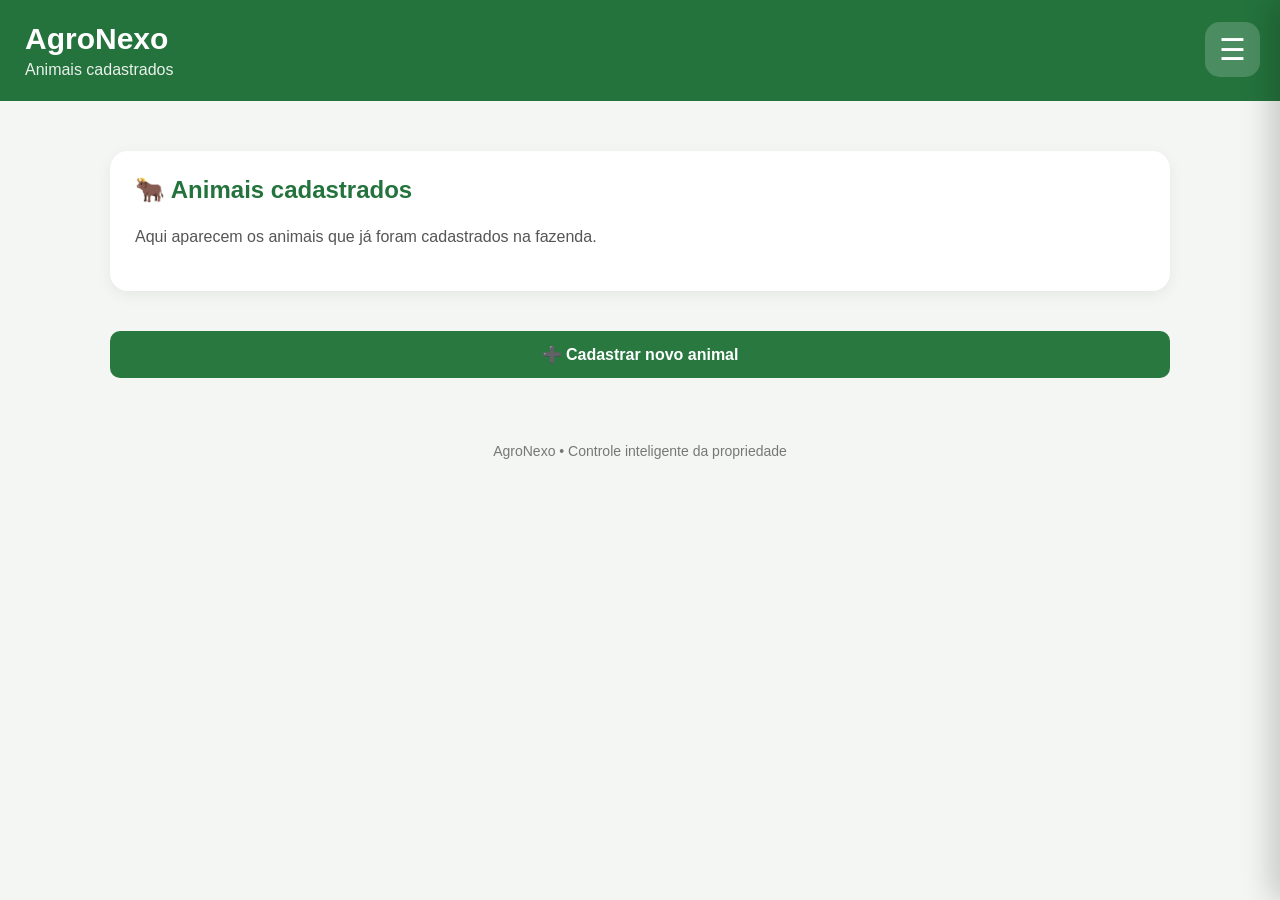
<file: animais.html>
<!DOCTYPE html>
<html lang="pt-BR">

<head>

    <meta charset="UTF-8">

    <meta
        name="viewport"
        content="width=device-width, initial-scale=1.0"
    >

    <title>Animais cadastrados - AgroNexo</title>

    <link rel="stylesheet" href="style.css">

</head>

<body>

<header class="topo">

    <div>

        <h1>AgroNexo</h1>

        <p>Animais cadastrados</p>

    </div>

    <button
        class="botao-menu"
        onclick="abrirMenu()"
    >
        ☰
    </button>

</header>


<div
    id="fundoMenu"
    class="fundo-menu"
    onclick="fecharMenu()"
></div>


<aside
    id="menuLateral"
    class="menu-lateral"
>

    <div class="menu-cabecalho">

        <div>

            <h2>AgroNexo</h2>

            <p>Fazenda</p>

        </div>

        <button
            class="fechar-menu"
            onclick="fecharMenu()"
        >
            ×
        </button>

    </div>


    <nav class="opcoes-menu">

        <button onclick="irPara('index.html')">
            🏠
            <span>Início</span>
        </button>

        <button onclick="irPara('animais.html')">
            🐂
            <span>Animais cadastrados</span>
        </button>

        <button onclick="irPara('cadastro.html')">
            📋
            <span>Cadastrar animal</span>
        </button>

        <button onclick="irPara('pastos.html')">
            🌱
            <span>Pastos</span>
        </button>

        <button onclick="irPara('manejo.html')">
            🚜
            <span>Manejo</span>
        </button>

    </nav>


    <div class="menu-rodape">

        <button onclick="sair()">
            🚪
            <span>Sair</span>
        </button>

    </div>

</aside>


<main class="dashboard">

    <section class="explicacao">

        <h2>
            🐂 Animais cadastrados
        </h2>

        <p>
            Aqui aparecem os animais que já foram
            cadastrados na fazenda.
        </p>

    </section>


    <section id="listaAnimais">

    </section>


    <button
        onclick="irPara('cadastro.html')"
        class="botao-principal"
    >
        ➕ Cadastrar novo animal
    </button>

</main>


<footer>

    AgroNexo • Controle inteligente da propriedade

</footer>


<script src="script.js"></script>

<script>

    mostrarAnimaisCadastrados();

</script>

</body>

</html>
</file>
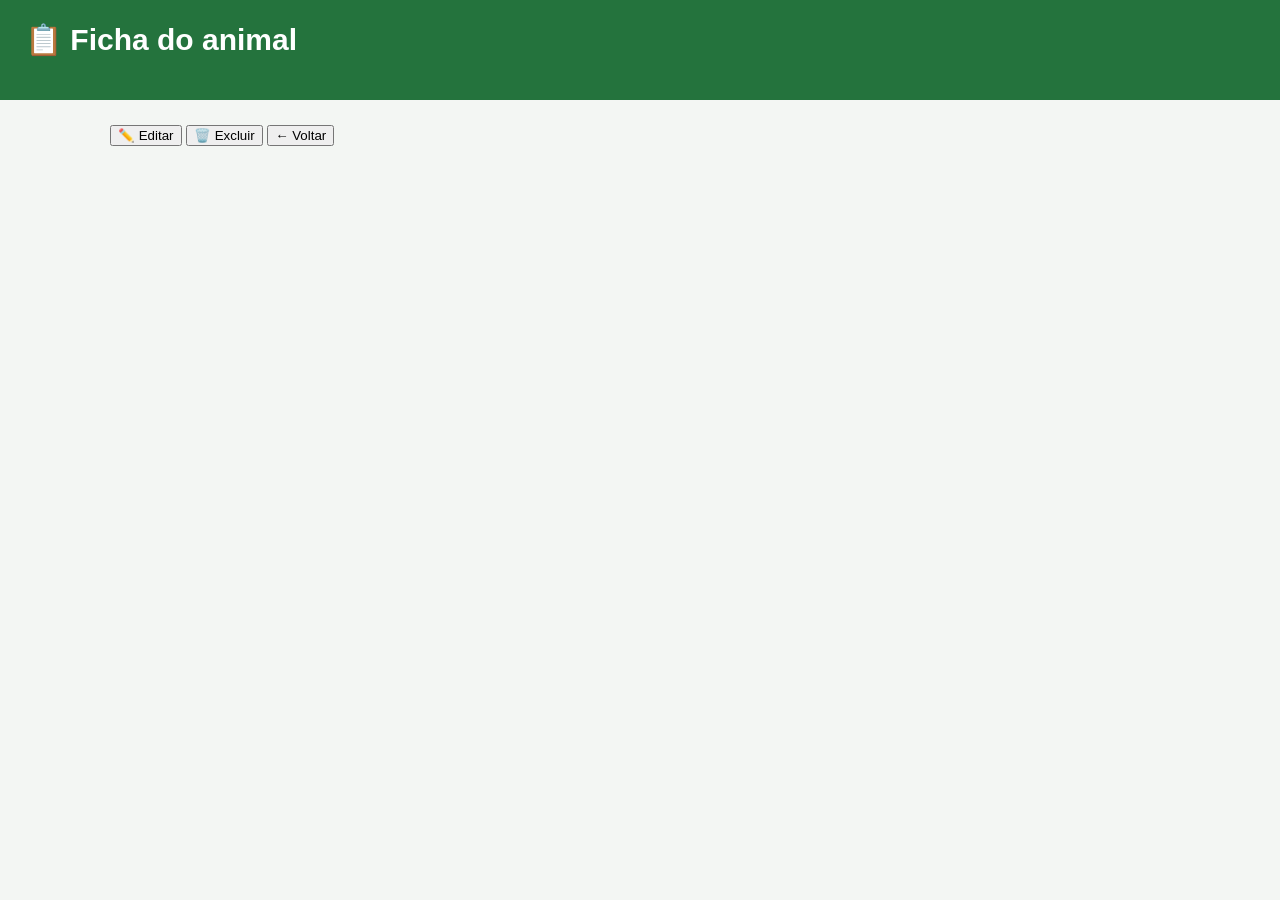
<file: animal.html>
<!DOCTYPE html>
<html lang="pt-BR">

<head>

    <meta charset="UTF-8">

    <meta
        name="viewport"
        content="width=device-width, initial-scale=1.0"
    >

    <title>Ficha do Animal</title>

    <link rel="stylesheet" href="style.css">

</head>

<body>

<header class="topo">

    <h1>
        📋 Ficha do animal
    </h1>

</header>


<main class="dashboard">

    <div
        id="fichaAnimal"
        class="ficha"
    ></div>


    <div class="barra-acoes">

        <button onclick="editarAnimal()">
            ✏️ Editar
        </button>

        <button
            onclick="excluirAnimal()"
            class="botao-perigo"
        >
            🗑️ Excluir
        </button>

        <button onclick="voltarGado()">
            ← Voltar
        </button>

    </div>

</main>


<script src="script.js"></script>

</body>

</html>
</file>
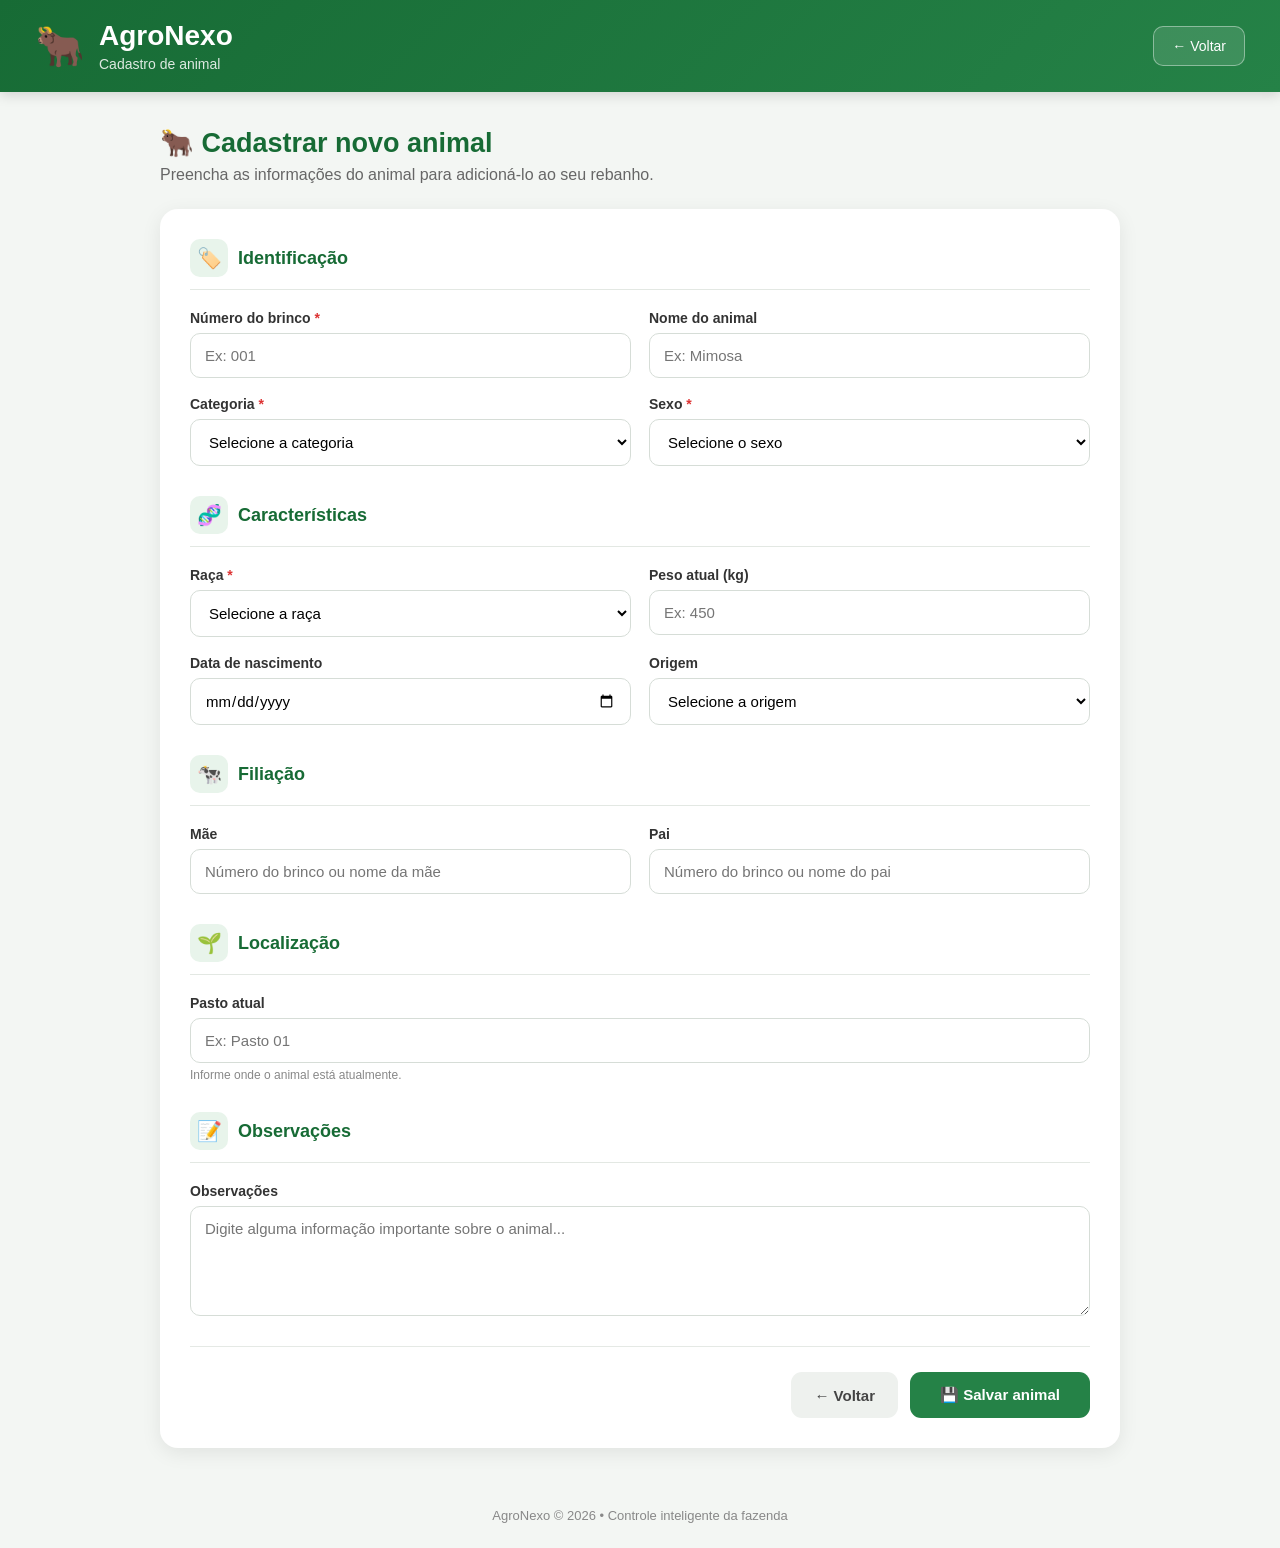
<file: cadastro.html>
<!DOCTYPE html>
<html lang="pt-BR">

<head>

    <meta charset="UTF-8">

    <meta
        name="viewport"
        content="width=device-width, initial-scale=1.0"
    >

    <title>AgroNexo - Cadastrar animal</title>


    <style>

        /* =========================================
           RESET
        ========================================= */

        * {
            box-sizing: border-box;
            margin: 0;
            padding: 0;
        }


        /* =========================================
           BODY
        ========================================= */

        body {

            font-family:
                Arial,
                Helvetica,
                sans-serif;

            background: #f3f6f3;

            color: #222;

            min-height: 100vh;

        }


        /* =========================================
           TOPO
        ========================================= */

        .topo {

            background:
                linear-gradient(
                    135deg,
                    #176b35,
                    #258247
                );

            color: white;

            padding: 20px 35px;

            display: flex;

            align-items: center;

            justify-content: space-between;

            box-shadow:
                0 3px 12px
                rgba(0,0,0,0.15);

        }


        .topo-esquerda {

            display: flex;

            align-items: center;

            gap: 14px;

        }


        .topo-icone {

            font-size: 40px;

        }


        .topo h1 {

            font-size: 28px;

        }


        .topo p {

            margin-top: 4px;

            opacity: 0.85;

            font-size: 14px;

        }


        /* =========================================
           BOTÃO VOLTAR DO TOPO
        ========================================= */

        .botao-voltar-topo {

            border: 1px solid
                rgba(255,255,255,0.4);

            background:
                rgba(255,255,255,0.12);

            color: white;

            padding: 11px 18px;

            border-radius: 10px;

            cursor: pointer;

            font-size: 14px;

            transition: 0.2s;

        }


        .botao-voltar-topo:hover {

            background:
                rgba(255,255,255,0.22);

        }


        /* =========================================
           CONTEÚDO
        ========================================= */

        .conteudo {

            width: 100%;

            max-width: 1000px;

            margin: 35px auto;

            padding: 0 20px;

        }


        /* =========================================
           CABEÇALHO DA PÁGINA
        ========================================= */

        .cabecalho-pagina {

            margin-bottom: 25px;

        }


        .cabecalho-pagina h2 {

            font-size: 27px;

            color: #176b35;

            margin-bottom: 7px;

        }


        .cabecalho-pagina p {

            color: #666;

        }


        /* =========================================
           CARD DO FORMULÁRIO
        ========================================= */

        .card-formulario {

            background: white;

            border-radius: 18px;

            padding: 30px;

            box-shadow:
                0 5px 20px
                rgba(0,0,0,0.08);

        }


        /* =========================================
           SEÇÕES
        ========================================= */

        .secao {

            margin-bottom: 30px;

        }


        .titulo-secao {

            display: flex;

            align-items: center;

            gap: 10px;

            padding-bottom: 12px;

            margin-bottom: 20px;

            border-bottom:
                1px solid #e3e8e3;

        }


        .titulo-secao .icone {

            width: 38px;

            height: 38px;

            border-radius: 10px;

            background: #e8f4eb;

            display: flex;

            align-items: center;

            justify-content: center;

            font-size: 20px;

        }


        .titulo-secao h3 {

            color: #176b35;

            font-size: 18px;

        }


        /* =========================================
           GRID
        ========================================= */

        .grid {

            display: grid;

            grid-template-columns:
                repeat(2, 1fr);

            gap: 18px;

        }


        .campo {

            display: flex;

            flex-direction: column;

        }


        .campo-completo {

            grid-column:
                1 / -1;

        }


        /* =========================================
           LABEL
        ========================================= */

        .campo label {

            font-size: 14px;

            font-weight: bold;

            color: #333;

            margin-bottom: 7px;

        }


        .obrigatorio {

            color: #d33;

        }


        /* =========================================
           INPUTS
        ========================================= */

        .campo input,
        .campo select,
        .campo textarea {

            width: 100%;

            padding: 13px 14px;

            border:
                1px solid #d6ddd7;

            border-radius: 10px;

            background: #fff;

            font-size: 15px;

            font-family: inherit;

            outline: none;

            transition: 0.2s;

        }


        .campo input:focus,
        .campo select:focus,
        .campo textarea:focus {

            border-color: #258247;

            box-shadow:
                0 0 0 3px
                rgba(37,130,71,0.12);

        }


        .campo textarea {

            min-height: 110px;

            resize: vertical;

        }


        .ajuda {

            color: #888;

            font-size: 12px;

            margin-top: 5px;

        }


        /* =========================================
           BOTÕES
        ========================================= */

        .acoes {

            display: flex;

            justify-content: flex-end;

            gap: 12px;

            border-top:
                1px solid #e5e9e5;

            padding-top: 25px;

            margin-top: 10px;

        }


        .botao {

            border: none;

            border-radius: 11px;

            padding: 14px 23px;

            font-size: 15px;

            font-weight: bold;

            cursor: pointer;

            transition: 0.2s;

        }


        .botao-voltar {

            background: #eef1ee;

            color: #444;

        }


        .botao-voltar:hover {

            background: #e0e5e0;

        }


        .botao-salvar {

            background: #258247;

            color: white;

            min-width: 180px;

        }


        .botao-salvar:hover {

            background: #1b6b38;

        }


        .botao-salvar:active,
        .botao-voltar:active {

            transform: scale(0.98);

        }


        /* =========================================
           MENSAGEM
        ========================================= */

        #mensagem {

            display: none;

            padding: 14px;

            border-radius: 10px;

            margin-bottom: 20px;

            text-align: center;

            font-weight: bold;

        }


        .mensagem-sucesso {

            display: block !important;

            background: #e5f6e9;

            color: #176b35;

            border:
                1px solid #bde4c7;

        }


        .mensagem-erro {

            display: block !important;

            background: #ffe8e8;

            color: #a12626;

            border:
                1px solid #f0bcbc;

        }


        /* =========================================
           RODAPÉ
        ========================================= */

        footer {

            text-align: center;

            color: #888;

            font-size: 13px;

            padding: 25px;

        }


        /* =========================================
           CELULAR
        ========================================= */

        @media (max-width: 700px) {

            .topo {

                padding: 16px 20px;

            }


            .topo h1 {

                font-size: 22px;

            }


            .topo-icone {

                font-size: 30px;

            }


            .botao-voltar-topo {

                padding: 9px 12px;

            }


            .conteudo {

                margin-top: 25px;

            }


            .card-formulario {

                padding: 20px;

            }


            .grid {

                grid-template-columns: 1fr;

            }


            .campo-completo {

                grid-column: auto;

            }


            .acoes {

                flex-direction: column;

            }


            .botao {

                width: 100%;

            }

        }

    </style>

</head>


<body>


<!-- =========================================
     TOPO
========================================= -->

<header class="topo">


    <div class="topo-esquerda">

        <div class="topo-icone">
            🐂
        </div>

        <div>

            <h1>
                AgroNexo
            </h1>

            <p>
                Cadastro de animal
            </p>

        </div>

    </div>


    <button
        type="button"
        class="botao-voltar-topo"
        onclick="voltarInicio()"
    >
        ← Voltar
    </button>


</header>



<!-- =========================================
     CONTEÚDO
========================================= -->

<main class="conteudo">


    <div class="cabecalho-pagina">

        <h2>
            🐂 Cadastrar novo animal
        </h2>

        <p>
            Preencha as informações do animal para adicioná-lo ao seu rebanho.
        </p>

    </div>



    <div
        id="mensagem"
    ></div>



    <!-- =====================================
         FORMULÁRIO
    ====================================== -->

    <form
        id="formAnimal"
        class="card-formulario"
    >


        <!-- ================================
             IDENTIFICAÇÃO
        ================================= -->

        <section class="secao">


            <div class="titulo-secao">

                <div class="icone">
                    🏷️
                </div>

                <h3>
                    Identificação
                </h3>

            </div>


            <div class="grid">


                <div class="campo">

                    <label>
                        Número do brinco
                        <span class="obrigatorio">*</span>
                    </label>

                    <input
                        type="text"
                        id="brinco"
                        placeholder="Ex: 001"
                        required
                    >

                </div>


                <div class="campo">

                    <label>
                        Nome do animal
                    </label>

                    <input
                        type="text"
                        id="nome"
                        placeholder="Ex: Mimosa"
                    >

                </div>


                <div class="campo">

                    <label>
                        Categoria
                        <span class="obrigatorio">*</span>
                    </label>

                    <select
                        id="categoria"
                        required
                    >

                        <option value="">
                            Selecione a categoria
                        </option>

                        <option value="Bezerro">
                            Bezerro
                        </option>

                        <option value="Bezerra">
                            Bezerra
                        </option>

                        <option value="Novilha">
                            Novilha
                        </option>

                        <option value="Vaca">
                            Vaca
                        </option>

                        <option value="Garrote">
                            Garrote
                        </option>

                        <option value="Boi">
                            Boi
                        </option>

                        <option value="Touro">
                            Touro
                        </option>

                    </select>

                </div>


                <div class="campo">

                    <label>
                        Sexo
                        <span class="obrigatorio">*</span>
                    </label>

                    <select
                        id="sexo"
                        required
                    >

                        <option value="">
                            Selecione o sexo
                        </option>

                        <option value="Macho">
                            Macho
                        </option>

                        <option value="Fêmea">
                            Fêmea
                        </option>

                    </select>

                </div>


            </div>

        </section>



        <!-- =================================
             CARACTERÍSTICAS
        ================================== -->

        <section class="secao">


            <div class="titulo-secao">

                <div class="icone">
                    🧬
                </div>

                <h3>
                    Características
                </h3>

            </div>


            <div class="grid">


                <div class="campo">

                    <label>
                        Raça
                        <span class="obrigatorio">*</span>
                    </label>

                    <select
                        id="raca"
                        required
                    >

                        <option value="">
                            Selecione a raça
                        </option>

                        <option value="Nelore">
                            Nelore
                        </option>

                        <option value="Angus">
                            Angus
                        </option>

                        <option value="Hereford">
                            Hereford
                        </option>

                        <option value="Brangus">
                            Brangus
                        </option>

                        <option value="Brahman">
                            Brahman
                        </option>

                        <option value="Guzerá">
                            Guzerá
                        </option>

                        <option value="Gir">
                            Gir
                        </option>

                        <option value="Girolando">
                            Girolando
                        </option>

                        <option value="Holandês">
                            Holandês
                        </option>

                        <option value="Jersey">
                            Jersey
                        </option>

                        <option value="Senepol">
                            Senepol
                        </option>

                        <option value="Tabapuã">
                            Tabapuã
                        </option>

                        <option value="Simental">
                            Simental
                        </option>

                        <option value="Caracu">
                            Caracu
                        </option>

                        <option value="Mestiço">
                            Mestiço
                        </option>

                        <option value="Outra">
                            Outra
                        </option>

                    </select>

                </div>


                <div class="campo">

                    <label>
                        Peso atual (kg)
                    </label>

                    <input
                        type="number"
                        id="peso"
                        placeholder="Ex: 450"
                        min="0"
                        step="0.1"
                    >

                </div>


                <div class="campo">

                    <label>
                        Data de nascimento
                    </label>

                    <input
                        type="date"
                        id="dataNascimento"
                    >

                </div>


                <div class="campo">

                    <label>
                        Origem
                    </label>

                    <select
                        id="origem"
                    >

                        <option value="">
                            Selecione a origem
                        </option>

                        <option value="Nascido na fazenda">
                            Nascido na fazenda
                        </option>

                        <option value="Comprado">
                            Comprado
                        </option>

                        <option value="Transferido">
                            Transferido
                        </option>

                        <option value="Outro">
                            Outro
                        </option>

                    </select>

                </div>


            </div>

        </section>



        <!-- =================================
             FILIAÇÃO
        ================================== -->

        <section class="secao">


            <div class="titulo-secao">

                <div class="icone">
                    🐄
                </div>

                <h3>
                    Filiação
                </h3>

            </div>


            <div class="grid">


                <div class="campo">

                    <label>
                        Mãe
                    </label>

                    <input
                        type="text"
                        id="mae"
                        placeholder="Número do brinco ou nome da mãe"
                    >

                </div>


                <div class="campo">

                    <label>
                        Pai
                    </label>

                    <input
                        type="text"
                        id="pai"
                        placeholder="Número do brinco ou nome do pai"
                    >

                </div>


            </div>

        </section>



        <!-- =================================
             LOCALIZAÇÃO
        ================================== -->

        <section class="secao">


            <div class="titulo-secao">

                <div class="icone">
                    🌱
                </div>

                <h3>
                    Localização
                </h3>

            </div>


            <div class="grid">


                <div class="campo campo-completo">

                    <label>
                        Pasto atual
                    </label>

                    <input
                        type="text"
                        id="pasto"
                        placeholder="Ex: Pasto 01"
                    >

                    <span class="ajuda">
                        Informe onde o animal está atualmente.
                    </span>

                </div>


            </div>

        </section>



        <!-- =================================
             OBSERVAÇÕES
        ================================== -->

        <section class="secao">


            <div class="titulo-secao">

                <div class="icone">
                    📝
                </div>

                <h3>
                    Observações
                </h3>

            </div>


            <div class="grid">


                <div class="campo campo-completo">

                    <label>
                        Observações
                    </label>

                    <textarea
                        id="observacoes"
                        placeholder="Digite alguma informação importante sobre o animal..."
                    ></textarea>

                </div>


            </div>

        </section>



        <!-- =================================
             AÇÕES
        ================================== -->

        <div class="acoes">


            <button
                type="button"
                class="botao botao-voltar"
                onclick="voltarInicio()"
            >
                ← Voltar
            </button>


            <button
                type="submit"
                class="botao botao-salvar"
            >
                💾 Salvar animal
            </button>


        </div>


    </form>


</main>



<footer>

    AgroNexo © 2026 • Controle inteligente da fazenda

</footer>



<script>


// =====================================================
// BOTÃO VOLTAR
// =====================================================

function voltarInicio() {

    window.location.href = "index.html";

}



// =====================================================
// SALVAR ANIMAL
// =====================================================

document
    .getElementById("formAnimal")
    .addEventListener(
        "submit",
        function(event) {

            event.preventDefault();


            // -----------------------------------------
            // PEGA OS DADOS
            // -----------------------------------------

            const animal = {

                id:
                    Date.now().toString(),

                brinco:
                    document
                        .getElementById("brinco")
                        .value
                        .trim(),

                nome:
                    document
                        .getElementById("nome")
                        .value
                        .trim(),

                categoria:
                    document
                        .getElementById("categoria")
                        .value,

                raca:
                    document
                        .getElementById("raca")
                        .value,

                sexo:
                    document
                        .getElementById("sexo")
                        .value,

                peso:
                    document
                        .getElementById("peso")
                        .value,

                dataNascimento:
                    document
                        .getElementById("dataNascimento")
                        .value,

                mae:
                    document
                        .getElementById("mae")
                        .value
                        .trim(),

                pai:
                    document
                        .getElementById("pai")
                        .value
                        .trim(),

                origem:
                    document
                        .getElementById("origem")
                        .value,

                pasto:
                    document
                        .getElementById("pasto")
                        .value
                        .trim(),

                observacoes:
                    document
                        .getElementById("observacoes")
                        .value
                        .trim(),

                dataCadastro:
                    new Date()
                        .toISOString()

            };


            // -----------------------------------------
            // RECUPERA ANIMAIS
            // -----------------------------------------

            let animais =
                JSON.parse(
                    localStorage.getItem(
                        "animaisAgroNexo"
                    )
                ) || [];


            // -----------------------------------------
            // VERIFICA BRINCO REPETIDO
            // -----------------------------------------

            const brincoExiste =
                animais.some(
                    function(item) {

                        return item.brinco
                            .toLowerCase()
                            === animal.brinco
                                .toLowerCase();

                    }
                );


            if (brincoExiste) {

                mostrarMensagem(
                    "Já existe um animal cadastrado com esse número de brinco.",
                    "erro"
                );

                return;

            }


            // -----------------------------------------
            // ADICIONA ANIMAL
            // -----------------------------------------

            animais.push(animal);


            // -----------------------------------------
            // SALVA NO NAVEGADOR
            // -----------------------------------------

            localStorage.setItem(
                "animaisAgroNexo",
                JSON.stringify(animais)
            );


            // -----------------------------------------
            // MOSTRA SUCESSO
            // -----------------------------------------

            mostrarMensagem(
                "Animal cadastrado com sucesso! 🐂",
                "sucesso"
            );


            // -----------------------------------------
            // LIMPA O FORMULÁRIO
            // -----------------------------------------

            document
                .getElementById("formAnimal")
                .reset();


            // -----------------------------------------
            // PERMANECE NO CADASTRO
            // -----------------------------------------

            setTimeout(
                function() {

                    window.location.href =
                        "cadastro.html";

                },
                1200
            );

        }
    );



// =====================================================
// MENSAGEM
// =====================================================

function mostrarMensagem(
    texto,
    tipo
) {

    const mensagem =
        document.getElementById(
            "mensagem"
        );


    mensagem.textContent =
        texto;


    mensagem.className =
        tipo === "sucesso"
            ? "mensagem-sucesso"
            : "mensagem-erro";


    mensagem.style.display =
        "block";


    window.scrollTo({
        top: 0,
        behavior: "smooth"
    });

}


</script>


</body>

</html>
</file>
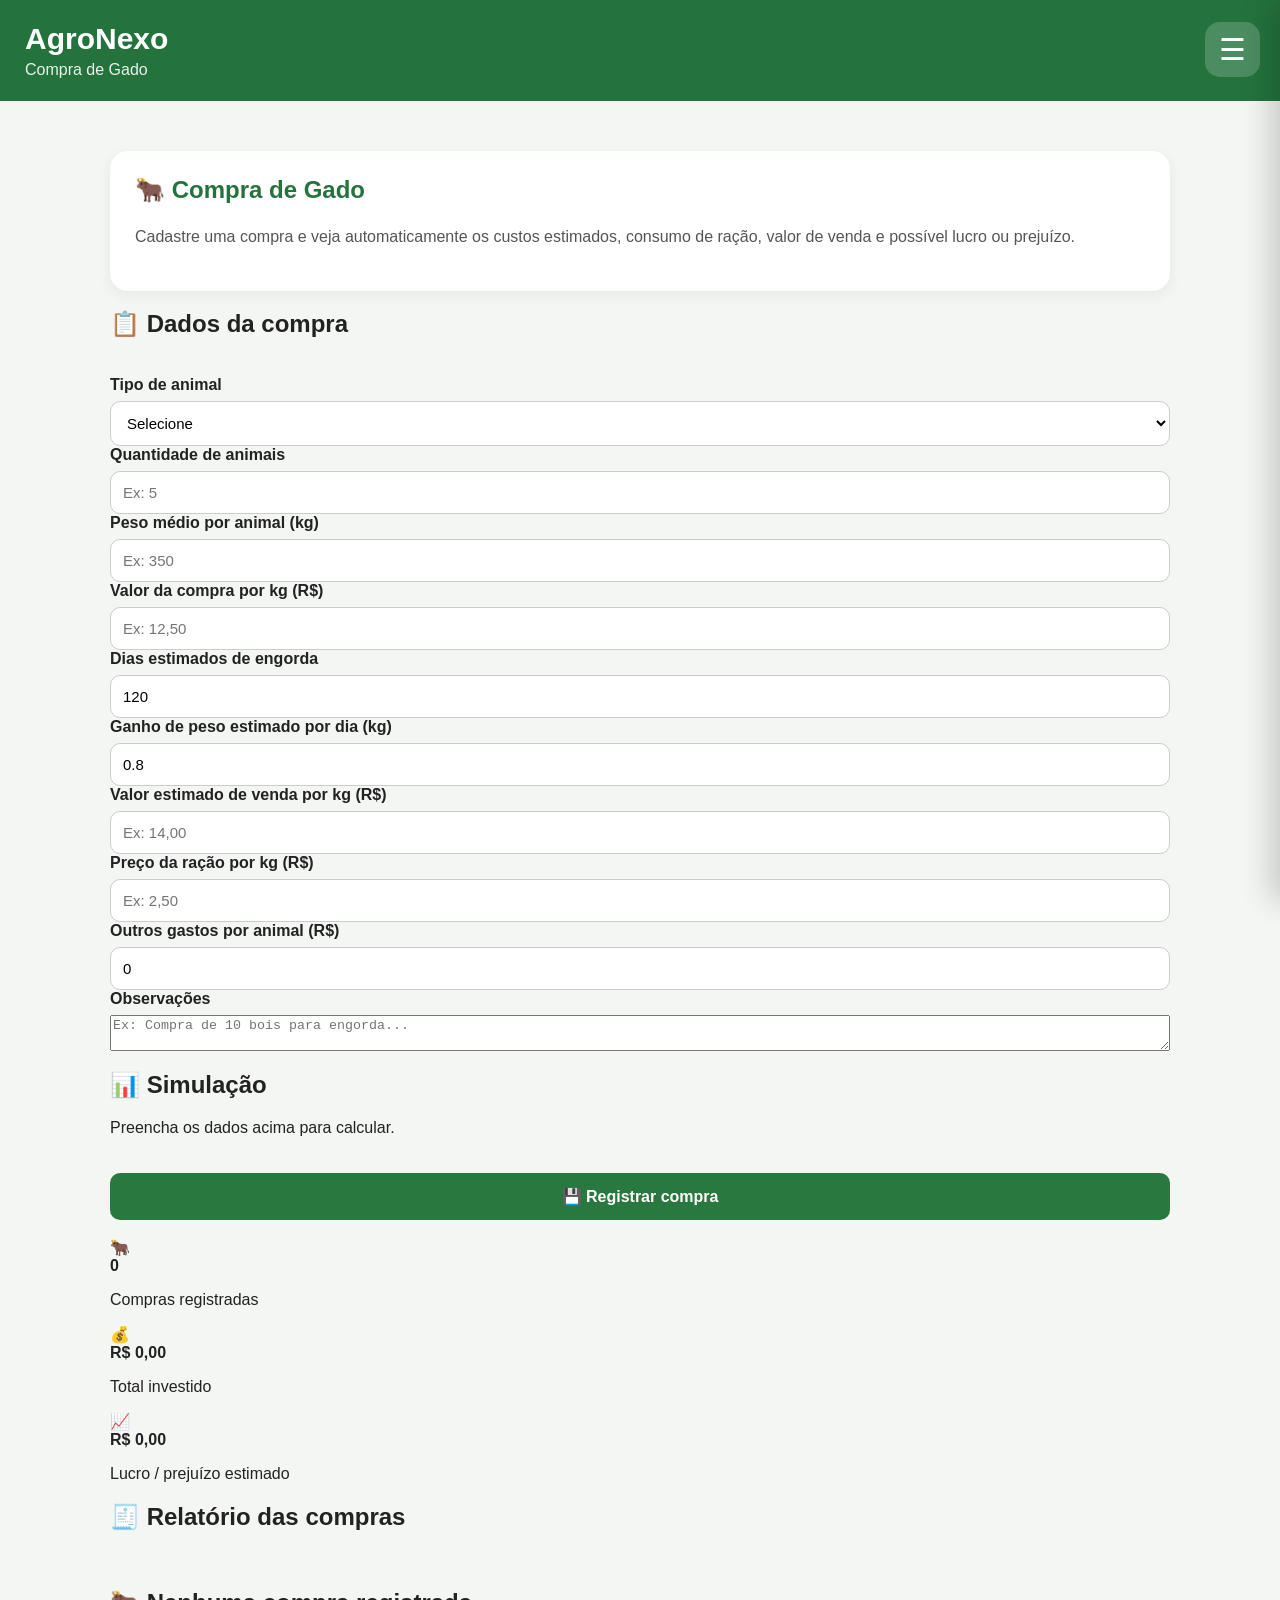
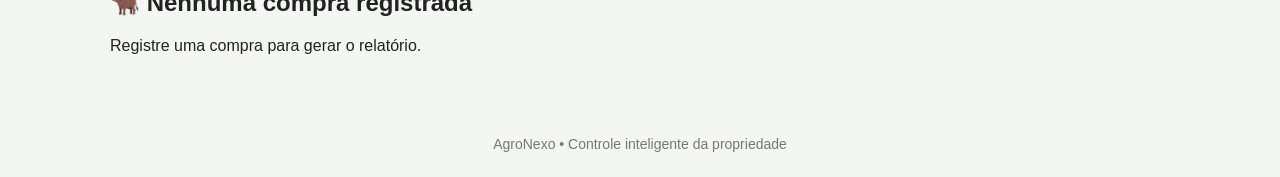
<file: compra.html>
<!DOCTYPE html>
<html lang="pt-BR">

<head>
    <meta charset="UTF-8">

    <meta
        name="viewport"
        content="width=device-width, initial-scale=1.0"
    >

    <title>Compra de Gado - AgroNexo</title>

    <link rel="stylesheet" href="style.css">
</head>

<body>

<header class="topo">

    <div>
        <h1>AgroNexo</h1>
        <p>Compra de Gado</p>
    </div>

    <button
        class="botao-menu"
        onclick="abrirMenu()"
    >
        ☰
    </button>

</header>


<!-- FUNDO DO MENU -->

<div
    id="fundoMenu"
    class="fundo-menu"
    onclick="fecharMenu()"
></div>


<!-- MENU -->

<aside
    id="menuLateral"
    class="menu-lateral"
>

    <div class="menu-cabecalho">

        <div>
            <h2>AgroNexo</h2>
            <p>Fazenda</p>
        </div>

        <button
            class="fechar-menu"
            onclick="fecharMenu()"
        >
            ×
        </button>

    </div>


    <nav class="opcoes-menu">

        <button onclick="irPara('index.html')">
            🏠
            <span>Início</span>
        </button>

        <button onclick="irPara('gado.html')">
            🐂
            <span>Rebanho</span>
        </button>

        <button onclick="irPara('pastos.html')">
            🌱
            <span>Pastos</span>
        </button>

        <button onclick="irPara('manejo.html')">
            🚜
            <span>Manejo</span>
        </button>

        <button onclick="irPara('cadastro.html')">
            📋
            <span>Cadastrar animal</span>
        </button>

        <button onclick="irPara('compra.html')">
            🐄
            <span>Compra de gado</span>
        </button>

        <button onclick="irPara('financeiro.html')">
            💰
            <span>Financeiro</span>
        </button>

        <button onclick="irPara('relatorios.html')">
            📊
            <span>Relatórios</span>
        </button>

        <button onclick="irPara('configuracoes.html')">
            ⚙️
            <span>Configurações</span>
        </button>

    </nav>


    <div class="menu-rodape">

        <button onclick="sair()">
            🚪
            <span>Sair</span>
        </button>

    </div>

</aside>


<main class="dashboard">


    <!-- TÍTULO -->

    <section class="explicacao">

        <h2>🐂 Compra de Gado</h2>

        <p>
            Cadastre uma compra e veja automaticamente
            os custos estimados, consumo de ração,
            valor de venda e possível lucro ou prejuízo.
        </p>

    </section>


    <!-- FORMULÁRIO -->

    <form id="formCompraGado">

        <h2>📋 Dados da compra</h2>

        <br>


        <div class="campo">

            <label for="tipoGado">
                Tipo de animal
            </label>

            <select id="tipoGado" required>

                <option value="">
                    Selecione
                </option>

                <option value="Bezerro">
                    Bezerro
                </option>

                <option value="Vaca">
                    Vaca
                </option>

                <option value="Boi">
                    Boi
                </option>

            </select>

        </div>


        <div class="campo">

            <label for="quantidadeGado">
                Quantidade de animais
            </label>

            <input
                type="number"
                id="quantidadeGado"
                min="1"
                step="1"
                placeholder="Ex: 5"
                required
            >

        </div>


        <div class="campo">

            <label for="pesoGado">
                Peso médio por animal (kg)
            </label>

            <input
                type="number"
                id="pesoGado"
                min="1"
                step="0.1"
                placeholder="Ex: 350"
                required
            >

        </div>


        <div class="campo">

            <label for="valorCompraKg">
                Valor da compra por kg (R$)
            </label>

            <input
                type="number"
                id="valorCompraKg"
                min="0"
                step="0.01"
                placeholder="Ex: 12,50"
                required
            >

        </div>


        <div class="campo">

            <label for="diasEngorda">
                Dias estimados de engorda
            </label>

            <input
                type="number"
                id="diasEngorda"
                min="1"
                step="1"
                value="120"
                required
            >

        </div>


        <div class="campo">

            <label for="ganhoDiario">
                Ganho de peso estimado por dia (kg)
            </label>

            <input
                type="number"
                id="ganhoDiario"
                min="0"
                step="0.01"
                value="0.8"
                required
            >

        </div>


        <div class="campo">

            <label for="valorVendaKg">
                Valor estimado de venda por kg (R$)
            </label>

            <input
                type="number"
                id="valorVendaKg"
                min="0"
                step="0.01"
                placeholder="Ex: 14,00"
                required
            >

        </div>


        <div class="campo">

            <label for="precoRacao">
                Preço da ração por kg (R$)
            </label>

            <input
                type="number"
                id="precoRacao"
                min="0"
                step="0.01"
                placeholder="Ex: 2,50"
                required
            >

        </div>


        <div class="campo">

            <label for="outrosGastos">
                Outros gastos por animal (R$)
            </label>

            <input
                type="number"
                id="outrosGastos"
                min="0"
                step="0.01"
                value="0"
                placeholder="Ex: 300"
            >

        </div>


        <div class="campo">

            <label for="observacaoCompra">
                Observações
            </label>

            <textarea
                id="observacaoCompra"
                placeholder="Ex: Compra de 10 bois para engorda..."
            ></textarea>

        </div>


        <!-- SIMULAÇÃO -->

        <div
            id="resultadoCompra"
            class="resultado-compra"
        >

            <h2>📊 Simulação</h2>

            <p>
                Preencha os dados acima para calcular.
            </p>

        </div>


        <button
            type="submit"
            class="botao-principal"
        >
            💾 Registrar compra
        </button>

    </form>


    <br>


    <!-- RESUMO -->

    <section class="resumo-financeiro">

        <div class="finance-card">

            <div>🐂</div>

            <strong id="totalComprasGado">
                0
            </strong>

            <p>
                Compras registradas
            </p>

        </div>


        <div class="finance-card entrada">

            <div>💰</div>

            <strong id="totalInvestidoGado">
                R$ 0,00
            </strong>

            <p>
                Total investido
            </p>

        </div>


        <div class="finance-card saldo">

            <div>📈</div>

            <strong id="resultadoGeralGado">
                R$ 0,00
            </strong>

            <p>
                Lucro / prejuízo estimado
            </p>

        </div>

    </section>


    <!-- RELATÓRIO -->

    <section class="proximos">

        <h2>
            🧾 Relatório das compras
        </h2>

        <br>

        <div id="listaComprasGado">

            <div class="card">

                <h2>
                    🐂 Nenhuma compra registrada
                </h2>

                <p>
                    Registre uma compra para gerar
                    o relatório.
                </p>

            </div>

        </div>

    </section>

</main>


<footer>
    AgroNexo • Controle inteligente da propriedade
</footer>


<script src="script.js"></script>

</body>

</html>
</file>
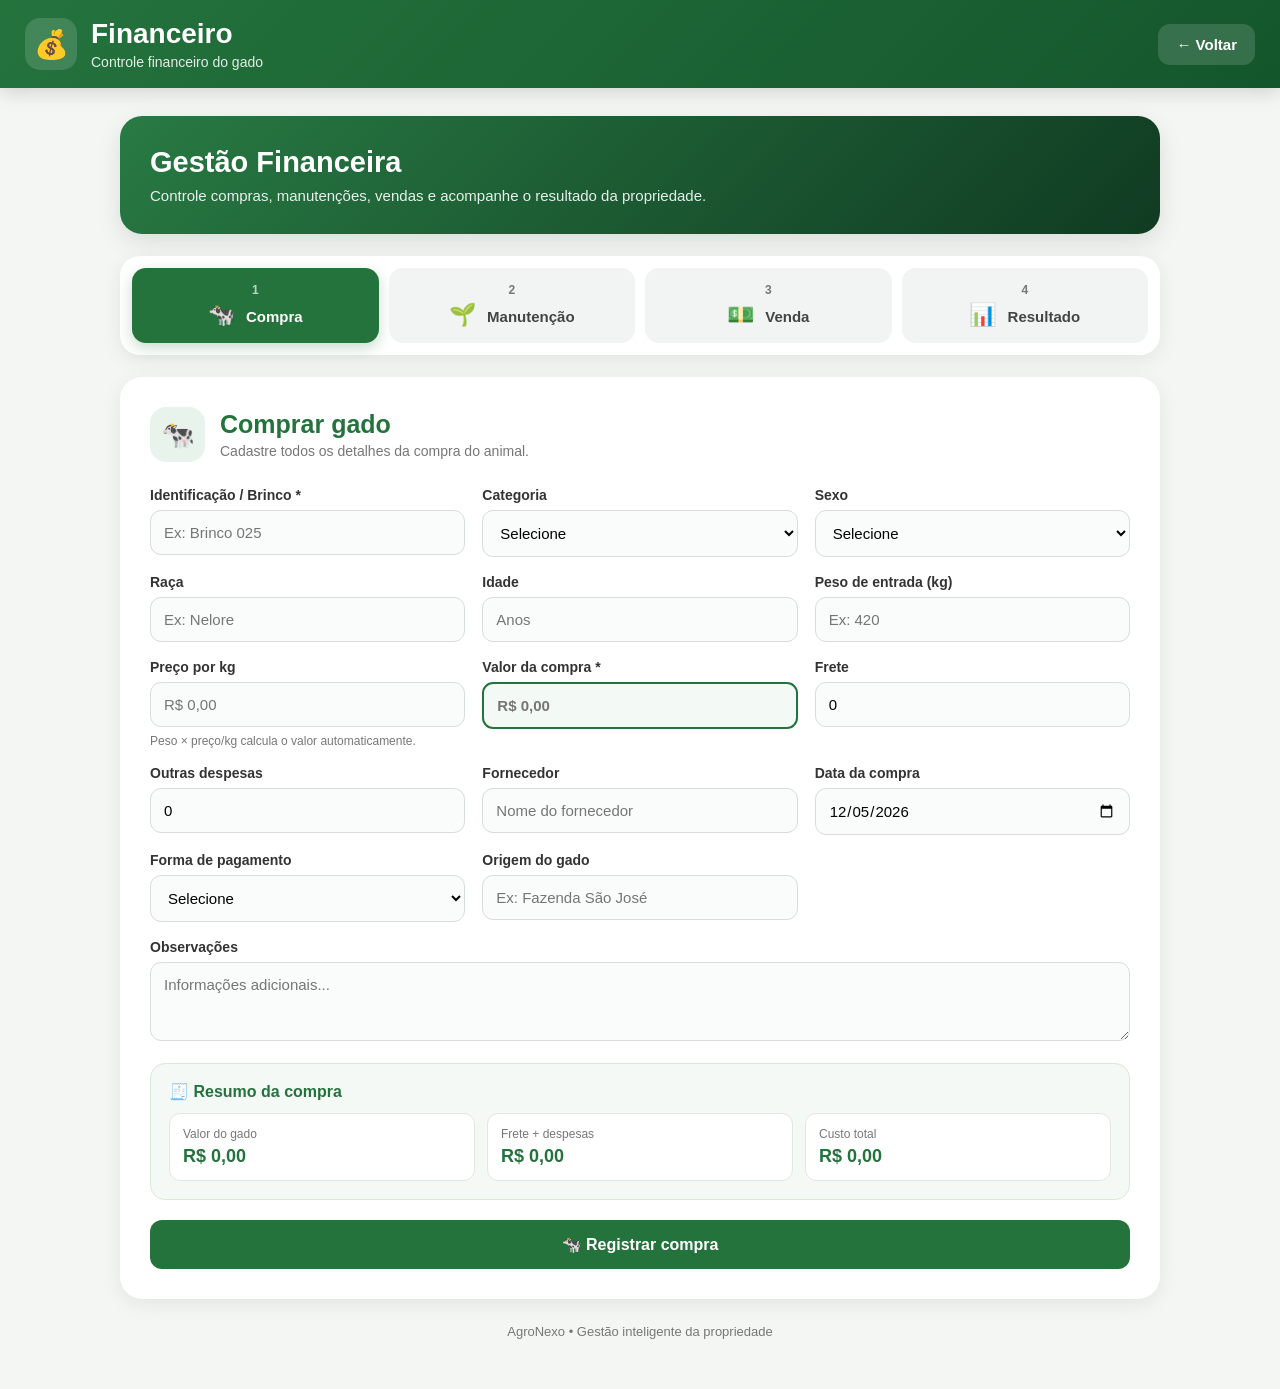
<file: financeiro.html>
<!DOCTYPE html>
<html lang="pt-BR">

<head>

    <meta charset="UTF-8">

    <meta
        name="viewport"
        content="width=device-width, initial-scale=1.0"
    >

    <title>Financeiro | AgroNexo</title>

    <style>

        * {
            box-sizing: border-box;
        }

        body {
            margin: 0;
            font-family: Arial, Helvetica, sans-serif;
            background: #f3f6f3;
            color: #222;
        }

        button,
        input,
        select,
        textarea {
            font-family: inherit;
        }


        /* =====================================================
           TOPO
        ===================================================== */

        .financeiro-topo {

            background: linear-gradient(
                135deg,
                #24733d,
                #14562c
            );

            color: white;

            padding: 18px 25px;

            display: flex;

            align-items: center;

            justify-content: space-between;

            box-shadow:
                0 4px 18px rgba(0,0,0,0.15);

        }


        .financeiro-topo-esquerda {

            display: flex;

            align-items: center;

            gap: 14px;

        }


        .financeiro-logo {

            width: 52px;

            height: 52px;

            border-radius: 15px;

            background:
                rgba(255,255,255,0.14);

            display: flex;

            align-items: center;

            justify-content: center;

            font-size: 28px;

        }


        .financeiro-topo h1 {

            margin: 0;

            font-size: 28px;

        }


        .financeiro-topo p {

            margin: 4px 0 0;

            opacity: 0.88;

            font-size: 14px;

        }


        .botao-voltar-financeiro {

            border: none;

            background:
                rgba(255,255,255,0.14);

            color: white;

            padding: 12px 18px;

            border-radius: 12px;

            font-size: 15px;

            font-weight: bold;

            cursor: pointer;

            transition: 0.2s;

        }


        .botao-voltar-financeiro:hover {

            background:
                rgba(255,255,255,0.25);

            transform: translateY(-1px);

        }


        /* =====================================================
           CONTAINER
        ===================================================== */

        .financeiro-main {

            width: 100%;

            max-width: 1080px;

            margin: auto;

            padding: 28px 20px 50px;

        }


        /* =====================================================
           CAPA
        ===================================================== */

        .financeiro-capa {

            background:
                linear-gradient(
                    135deg,
                    #287a43,
                    #103b22
                );

            color: white;

            border-radius: 22px;

            padding: 30px;

            margin-bottom: 22px;

            box-shadow:
                0 8px 25px rgba(0,0,0,0.10);

        }


        .financeiro-capa h2 {

            margin: 0 0 8px;

            font-size: 29px;

        }


        .financeiro-capa p {

            margin: 0;

            opacity: 0.9;

            font-size: 15px;

        }


        /* =====================================================
           ETAPAS
        ===================================================== */

        .financeiro-etapas {

            background: white;

            border-radius: 20px;

            padding: 12px;

            display: grid;

            grid-template-columns:
                repeat(4, 1fr);

            gap: 10px;

            box-shadow:
                0 5px 20px rgba(0,0,0,0.07);

            margin-bottom: 22px;

        }


        .etapa-financeira {

            border: none;

            background: #f1f4f2;

            border-radius: 14px;

            padding: 15px 10px;

            cursor: pointer;

            transition: 0.2s;

            color: #444;

        }


        .etapa-financeira:hover {

            background: #e5eee7;

            transform: translateY(-1px);

        }


        .etapa-financeira.ativa {

            background: #24733d;

            color: white;

            box-shadow:
                0 5px 14px rgba(36,115,61,0.25);

        }


        .etapa-numero {

            display: block;

            font-size: 12px;

            font-weight: bold;

            opacity: 0.7;

            margin-bottom: 5px;

        }


        .etapa-icone {

            font-size: 22px;

            margin-right: 5px;

        }


        .etapa-nome {

            font-size: 15px;

            font-weight: bold;

        }


        /* =====================================================
           CONTEÚDO
        ===================================================== */

        .financeiro-conteudo {

            background: white;

            border-radius: 22px;

            padding: 30px;

            box-shadow:
                0 5px 20px rgba(0,0,0,0.07);

        }


        .secao-financeira {

            display: none;

        }


        .secao-financeira.ativa {

            display: block;

        }


        /* =====================================================
           TÍTULO
        ===================================================== */

        .titulo-financeiro {

            display: flex;

            align-items: center;

            gap: 15px;

            margin-bottom: 25px;

        }


        .titulo-financeiro-icone {

            width: 55px;

            height: 55px;

            border-radius: 16px;

            background: #e8f4eb;

            display: flex;

            align-items: center;

            justify-content: center;

            font-size: 27px;

            flex-shrink: 0;

        }


        .titulo-financeiro h2 {

            margin: 0;

            color: #24733d;

            font-size: 25px;

        }


        .titulo-financeiro p {

            margin: 4px 0 0;

            color: #777;

            font-size: 14px;

        }


        /* =====================================================
           FORMULÁRIO
        ===================================================== */

        .financeiro-form-grid {

            display: grid;

            grid-template-columns:
                repeat(3, 1fr);

            gap: 17px;

        }


        .financeiro-campo {

            display: flex;

            flex-direction: column;

            gap: 7px;

        }


        .financeiro-campo label {

            font-weight: bold;

            font-size: 14px;

            color: #333;

        }


        .financeiro-campo input,
        .financeiro-campo select,
        .financeiro-campo textarea {

            width: 100%;

            padding: 13px;

            border: 1px solid #d7ddd8;

            border-radius: 11px;

            background: #fafcfb;

            font-size: 15px;

            transition: 0.2s;

        }


        .financeiro-campo textarea {

            resize: vertical;

        }


        .financeiro-campo input:focus,
        .financeiro-campo select:focus,
        .financeiro-campo textarea:focus {

            outline: none;

            border-color: #24733d;

            background: white;

            box-shadow:
                0 0 0 3px
                rgba(36,115,61,0.08);

        }


        .financeiro-campo small {

            color: #777;

            font-size: 12px;

        }


        .campo-completo {

            grid-column: 1 / -1;

        }


        .destaque-campo input {

            border: 2px solid #24733d;

            background: #f3faf5;

            font-weight: bold;

        }


        .botao-financeiro {

            width: 100%;

            border: none;

            padding: 15px;

            margin-top: 20px;

            border-radius: 12px;

            background: #24733d;

            color: white;

            font-size: 16px;

            font-weight: bold;

            cursor: pointer;

            transition: 0.2s;

        }


        .botao-financeiro:hover {

            background: #1d6133;

            transform: translateY(-1px);

        }


        /* =====================================================
           RESUMO DA OPERAÇÃO
        ===================================================== */

        .resumo-operacao {

            margin-top: 22px;

            padding: 18px;

            border-radius: 15px;

            background: #f4f9f5;

            border: 1px solid #d9e9dc;

        }


        .resumo-operacao-titulo {

            display: flex;

            align-items: center;

            gap: 8px;

            margin-bottom: 12px;

            color: #24733d;

            font-weight: bold;

        }


        .resumo-operacao-grid {

            display: grid;

            grid-template-columns:
                repeat(3, 1fr);

            gap: 12px;

        }


        .resumo-operacao-item {

            background: white;

            border-radius: 11px;

            padding: 13px;

            border: 1px solid #e1e8e2;

        }


        .resumo-operacao-item span {

            display: block;

            font-size: 12px;

            color: #777;

            margin-bottom: 5px;

        }


        .resumo-operacao-item strong {

            color: #24733d;

            font-size: 18px;

        }


        /* =====================================================
           RESULTADO
        ===================================================== */

        .resultado-principal {

            background:
                linear-gradient(
                    135deg,
                    #f0f8f2,
                    #e5f1e8
                );

            border-radius: 20px;

            padding: 30px;

            text-align: center;

            border: 1px solid #d8e8dc;

            margin-bottom: 20px;

        }


        .resultado-icone {

            font-size: 48px;

            margin-bottom: 8px;

        }


        .resultado-principal h3 {

            margin: 0 0 7px;

            font-size: 24px;

            color: #24733d;

        }


        .resultado-valor {

            font-size: 38px;

            font-weight: bold;

            color: #24733d;

            margin: 10px 0;

        }


        .resultado-descricao {

            color: #666;

            margin: 0;

        }


        .resultado-cards {

            display: grid;

            grid-template-columns:
                repeat(4, 1fr);

            gap: 12px;

            margin-bottom: 20px;

        }


        .resultado-card {

            background: #f8faf8;

            border: 1px solid #e1e8e2;

            border-radius: 15px;

            padding: 18px;

            text-align: center;

        }


        .resultado-card span {

            display: block;

            color: #777;

            font-size: 12px;

            margin-bottom: 7px;

        }


        .resultado-card strong {

            font-size: 19px;

            color: #24733d;

        }


        /* =====================================================
           AÇÕES DO RESULTADO
        ===================================================== */

        .resultado-acoes {

            display: grid;

            grid-template-columns:
                repeat(2, 1fr);

            gap: 12px;

            margin-bottom: 20px;

        }


        .botao-exportar {

            border: none;

            border-radius: 12px;

            padding: 14px;

            background: #edf4ef;

            color: #24733d;

            font-weight: bold;

            cursor: pointer;

            transition: 0.2s;

        }


        .botao-exportar:hover {

            background: #dcebe0;

            transform: translateY(-1px);

        }


        /* =====================================================
           MOVIMENTAÇÕES
        ===================================================== */

        .movimentacoes {

            border-top: 1px solid #e4e9e5;

            padding-top: 20px;

        }


        .movimentacoes h3 {

            color: #24733d;

            margin: 0 0 15px;

        }


        .movimento-item {

            display: flex;

            align-items: center;

            justify-content: space-between;

            gap: 12px;

            padding: 14px;

            border: 1px solid #e2e8e3;

            border-radius: 12px;

            margin-bottom: 9px;

            background: #fafcfb;

        }


        .movimento-info strong {

            display: block;

            margin-bottom: 4px;

        }


        .movimento-info span {

            font-size: 12px;

            color: #777;

        }


        .movimento-valor {

            font-weight: bold;

            white-space: nowrap;

        }


        .movimento-compra {

            color: #c0392b;

        }


        .movimento-venda {

            color: #24733d;

        }


        .movimento-manutencao {

            color: #d68910;

        }


        .botao-excluir {

            border: none;

            background: #fff0ef;

            color: #c0392b;

            border-radius: 8px;

            padding: 7px 9px;

            cursor: pointer;

        }


        /* =====================================================
           VAZIO
        ===================================================== */

        .financeiro-vazio {

            text-align: center;

            padding: 35px 20px;

            background: #f7faf8;

            border-radius: 18px;

            border: 1px dashed #cfdcd2;

            color: #777;

        }


        .financeiro-vazio-icone {

            font-size: 45px;

            margin-bottom: 10px;

        }


        .financeiro-vazio h3 {

            margin: 0 0 7px;

            color: #333;

        }


        .financeiro-vazio p {

            margin: 0;

        }


        /* =====================================================
           RODAPÉ
        ===================================================== */

        .financeiro-footer {

            text-align: center;

            color: #777;

            font-size: 13px;

            margin-top: 25px;

        }


        /* =====================================================
           IMPRESSÃO / PDF
        ===================================================== */

        @media print {

            body {

                background: white;

            }

            .financeiro-topo {

                background: #24733d !important;

                box-shadow: none;

            }

            .botao-voltar-financeiro,
            .financeiro-etapas,
            .resultado-acoes,
            .botao-excluir {

                display: none !important;

            }

            .financeiro-main {

                max-width: none;

                padding: 10px;

            }

            .financeiro-capa {

                box-shadow: none;

            }

            .financeiro-conteudo {

                box-shadow: none;

            }

        }


        /* =====================================================
           CELULAR
        ===================================================== */

        @media (max-width: 850px) {

            .financeiro-form-grid {

                grid-template-columns:
                    repeat(2, 1fr);

            }

            .resultado-cards {

                grid-template-columns:
                    repeat(2, 1fr);

            }

        }


        @media (max-width: 650px) {

            .financeiro-topo {

                padding: 14px;

            }

            .financeiro-topo h1 {

                font-size: 22px;

            }

            .financeiro-logo {

                width: 44px;

                height: 44px;

            }

            .botao-voltar-financeiro {

                padding: 9px 11px;

                font-size: 13px;

            }

            .financeiro-main {

                padding: 15px 10px 35px;

            }

            .financeiro-capa {

                padding: 23px;

                border-radius: 18px;

            }

            .financeiro-capa h2 {

                font-size: 24px;

            }

            .financeiro-etapas {

                grid-template-columns:
                    repeat(2, 1fr);

            }

            .financeiro-conteudo {

                padding: 20px;

            }

            .financeiro-form-grid {

                grid-template-columns: 1fr;

            }

            .campo-completo {

                grid-column: auto;

            }

            .resumo-operacao-grid {

                grid-template-columns: 1fr;

            }

            .resultado-cards {

                grid-template-columns: 1fr;

            }

            .resultado-acoes {

                grid-template-columns: 1fr;

            }

            .movimento-item {

                align-items: flex-start;

                flex-direction: column;

            }

        }

    </style>

</head>


<body>


<header class="financeiro-topo">

    <div class="financeiro-topo-esquerda">

        <div class="financeiro-logo">
            💰
        </div>

        <div>

            <h1>
                Financeiro
            </h1>

            <p>
                Controle financeiro do gado
            </p>

        </div>

    </div>


    <button
        type="button"
        class="botao-voltar-financeiro"
        onclick="voltarInicioFinanceiro()"
    >
        ← Voltar
    </button>

</header>


<main class="financeiro-main">


    <section class="financeiro-capa">

        <h2>
            Gestão Financeira
        </h2>

        <p>
            Controle compras, manutenções, vendas e acompanhe o resultado da propriedade.
        </p>

    </section>


    <!-- =====================================================
         ETAPAS
    ====================================================== -->

    <nav class="financeiro-etapas">


        <button
            type="button"
            id="btnCompra"
            class="etapa-financeira ativa"
            onclick="mostrarEtapaFinanceira('compra')"
        >

            <span class="etapa-numero">
                1
            </span>

            <span class="etapa-icone">
                🐄
            </span>

            <span class="etapa-nome">
                Compra
            </span>

        </button>


        <button
            type="button"
            id="btnManutencao"
            class="etapa-financeira"
            onclick="mostrarEtapaFinanceira('manutencao')"
        >

            <span class="etapa-numero">
                2
            </span>

            <span class="etapa-icone">
                🌱
            </span>

            <span class="etapa-nome">
                Manutenção
            </span>

        </button>


        <button
            type="button"
            id="btnVenda"
            class="etapa-financeira"
            onclick="mostrarEtapaFinanceira('venda')"
        >

            <span class="etapa-numero">
                3
            </span>

            <span class="etapa-icone">
                💵
            </span>

            <span class="etapa-nome">
                Venda
            </span>

        </button>


        <button
            type="button"
            id="btnResultado"
            class="etapa-financeira"
            onclick="mostrarEtapaFinanceira('resultado')"
        >

            <span class="etapa-numero">
                4
            </span>

            <span class="etapa-icone">
                📊
            </span>

            <span class="etapa-nome">
                Resultado
            </span>

        </button>

    </nav>


    <section class="financeiro-conteudo">


        <!-- =====================================================
             COMPRA
        ====================================================== -->

        <div
            id="secaoCompra"
            class="secao-financeira ativa"
        >

            <div class="titulo-financeiro">

                <div class="titulo-financeiro-icone">
                    🐄
                </div>

                <div>

                    <h2>
                        Comprar gado
                    </h2>

                    <p>
                        Cadastre todos os detalhes da compra do animal.
                    </p>

                </div>

            </div>


            <form id="formCompra">


                <div class="financeiro-form-grid">


                    <div class="financeiro-campo">

                        <label>
                            Identificação / Brinco *
                        </label>

                        <input
                            type="text"
                            name="animal"
                            placeholder="Ex: Brinco 025"
                            required
                        >

                    </div>


                    <div class="financeiro-campo">

                        <label>
                            Categoria
                        </label>

                        <select name="categoria">

                            <option value="">
                                Selecione
                            </option>

                            <option>Bezerro</option>
                            <option>Novilho</option>
                            <option>Novilha</option>
                            <option>Boi</option>
                            <option>Vaca</option>
                            <option>Touro</option>

                        </select>

                    </div>


                    <div class="financeiro-campo">

                        <label>
                            Sexo
                        </label>

                        <select name="sexo">

                            <option value="">
                                Selecione
                            </option>

                            <option>Macho</option>
                            <option>Fêmea</option>

                        </select>

                    </div>


                    <div class="financeiro-campo">

                        <label>
                            Raça
                        </label>

                        <input
                            type="text"
                            name="raca"
                            placeholder="Ex: Nelore"
                        >

                    </div>


                    <div class="financeiro-campo">

                        <label>
                            Idade
                        </label>

                        <input
                            type="number"
                            name="idade"
                            min="0"
                            step="1"
                            placeholder="Anos"
                        >

                    </div>


                    <div class="financeiro-campo">

                        <label>
                            Peso de entrada (kg)
                        </label>

                        <input
                            type="number"
                            id="pesoCompra"
                            name="peso"
                            min="0"
                            step="0.01"
                            placeholder="Ex: 420"
                        >

                    </div>


                    <div class="financeiro-campo">

                        <label>
                            Preço por kg
                        </label>

                        <input
                            type="number"
                            id="precoKgCompra"
                            name="precoKg"
                            min="0"
                            step="0.01"
                            placeholder="R$ 0,00"
                        >

                        <small>
                            Peso × preço/kg calcula o valor automaticamente.
                        </small>

                    </div>


                    <div class="financeiro-campo destaque-campo">

                        <label>
                            Valor da compra *
                        </label>

                        <input
                            type="number"
                            id="valorCompra"
                            name="valor"
                            min="0"
                            step="0.01"
                            placeholder="R$ 0,00"
                            required
                        >

                    </div>


                    <div class="financeiro-campo">

                        <label>
                            Frete
                        </label>

                        <input
                            type="number"
                            id="freteCompra"
                            name="frete"
                            min="0"
                            step="0.01"
                            value="0"
                            placeholder="R$ 0,00"
                        >

                    </div>


                    <div class="financeiro-campo">

                        <label>
                            Outras despesas
                        </label>

                        <input
                            type="number"
                            id="outrasDespesasCompra"
                            name="outrasDespesas"
                            min="0"
                            step="0.01"
                            value="0"
                            placeholder="R$ 0,00"
                        >

                    </div>


                    <div class="financeiro-campo">

                        <label>
                            Fornecedor
                        </label>

                        <input
                            type="text"
                            name="fornecedor"
                            placeholder="Nome do fornecedor"
                        >

                    </div>


                    <div class="financeiro-campo">

                        <label>
                            Data da compra
                        </label>

                        <input
                            type="date"
                            name="data"
                        >

                    </div>


                    <div class="financeiro-campo">

                        <label>
                            Forma de pagamento
                        </label>

                        <select name="pagamento">

                            <option value="">
                                Selecione
                            </option>

                            <option>À vista</option>
                            <option>Pix</option>
                            <option>Transferência</option>
                            <option>Boleto</option>
                            <option>Parcelado</option>
                            <option>Outro</option>

                        </select>

                    </div>


                    <div class="financeiro-campo">

                        <label>
                            Origem do gado
                        </label>

                        <input
                            type="text"
                            name="origem"
                            placeholder="Ex: Fazenda São José"
                        >

                    </div>


                    <div class="financeiro-campo campo-completo">

                        <label>
                            Observações
                        </label>

                        <textarea
                            name="observacoes"
                            rows="3"
                            placeholder="Informações adicionais..."
                        ></textarea>

                    </div>

                </div>


                <div class="resumo-operacao">

                    <div class="resumo-operacao-titulo">
                        🧾 Resumo da compra
                    </div>

                    <div class="resumo-operacao-grid">

                        <div class="resumo-operacao-item">

                            <span>
                                Valor do gado
                            </span>

                            <strong id="resumoCompraGado">
                                R$ 0,00
                            </strong>

                        </div>


                        <div class="resumo-operacao-item">

                            <span>
                                Frete + despesas
                            </span>

                            <strong id="resumoCompraFrete">
                                R$ 0,00
                            </strong>

                        </div>


                        <div class="resumo-operacao-item">

                            <span>
                                Custo total
                            </span>

                            <strong id="resumoCompraTotal">
                                R$ 0,00
                            </strong>

                        </div>

                    </div>

                </div>


                <button
                    type="submit"
                    class="botao-financeiro"
                >
                    🐄 Registrar compra
                </button>


            </form>

        </div>


        <!-- =====================================================
             MANUTENÇÃO
        ====================================================== -->

        <div
            id="secaoManutencao"
            class="secao-financeira"
        >

            <div class="titulo-financeiro">

                <div class="titulo-financeiro-icone">
                    🌱
                </div>

                <div>

                    <h2>
                        Manutenção
                    </h2>

                    <p>
                        Registre gastos da propriedade.
                    </p>

                </div>

            </div>


            <form id="formManutencao">

                <div class="financeiro-form-grid">


                    <div class="financeiro-campo">

                        <label>
                            Descrição *
                        </label>

                        <input
                            type="text"
                            name="descricao"
                            placeholder="Ex: Medicamentos"
                            required
                        >

                    </div>


                    <div class="financeiro-campo">

                        <label>
                            Valor *
                        </label>

                        <input
                            type="number"
                            name="valor"
                            min="0"
                            step="0.01"
                            placeholder="R$ 0,00"
                            required
                        >

                    </div>


                    <div class="financeiro-campo">

                        <label>
                            Data
                        </label>

                        <input
                            type="date"
                            name="data"
                        >

                    </div>


                    <div class="financeiro-campo">

                        <label>
                            Categoria
                        </label>

                        <select name="categoria">

                            <option value="">
                                Selecione
                            </option>

                            <option>Medicamentos</option>
                            <option>Alimentação</option>
                            <option>Pasto</option>
                            <option>Máquinas</option>
                            <option>Combustível</option>
                            <option>Veterinário</option>
                            <option>Funcionários</option>
                            <option>Outros</option>

                        </select>

                    </div>


                    <div class="financeiro-campo campo-completo">

                        <label>
                            Observações
                        </label>

                        <textarea
                            name="observacoes"
                            rows="3"
                            placeholder="Detalhes do gasto..."
                        ></textarea>

                    </div>

                </div>


                <button
                    type="submit"
                    class="botao-financeiro"
                >
                    🌱 Registrar manutenção
                </button>

            </form>

        </div>


        <!-- =====================================================
             VENDA
        ====================================================== -->

        <div
            id="secaoVenda"
            class="secao-financeira"
        >

            <div class="titulo-financeiro">

                <div class="titulo-financeiro-icone">
                    💵
                </div>

                <div>

                    <h2>
                        Vender gado
                    </h2>

                    <p>
                        Registre os detalhes e valores da venda.
                    </p>

                </div>

            </div>


            <form id="formVenda">


                <div class="financeiro-form-grid">


                    <div class="financeiro-campo">

                        <label>
                            Identificação / Brinco *
                        </label>

                        <input
                            type="text"
                            name="animal"
                            placeholder="Ex: Brinco 025"
                            required
                        >

                    </div>


                    <div class="financeiro-campo">

                        <label>
                            Categoria
                        </label>

                        <select name="categoria">

                            <option value="">
                                Selecione
                            </option>

                            <option>Bezerro</option>
                            <option>Novilho</option>
                            <option>Novilha</option>
                            <option>Boi</option>
                            <option>Vaca</option>
                            <option>Touro</option>

                        </select>

                    </div>


                    <div class="financeiro-campo">

                        <label>
                            Sexo
                        </label>

                        <select name="sexo">

                            <option value="">
                                Selecione
                            </option>

                            <option>Macho</option>
                            <option>Fêmea</option>

                        </select>

                    </div>


                    <div class="financeiro-campo">

                        <label>
                            Raça
                        </label>

                        <input
                            type="text"
                            name="raca"
                            placeholder="Ex: Nelore"
                        >

                    </div>


                    <div class="financeiro-campo">

                        <label>
                            Peso de saída (kg)
                        </label>

                        <input
                            type="number"
                            id="pesoVenda"
                            name="peso"
                            min="0"
                            step="0.01"
                            placeholder="Ex: 520"
                        >

                    </div>


                    <div class="financeiro-campo">

                        <label>
                            Preço por kg
                        </label>

                        <input
                            type="number"
                            id="precoKgVenda"
                            name="precoKg"
                            min="0"
                            step="0.01"
                            placeholder="R$ 0,00"
                        >

                        <small>
                            Peso × preço/kg calcula o valor automaticamente.
                        </small>

                    </div>


                    <div class="financeiro-campo destaque-campo">

                        <label>
                            Valor da venda *
                        </label>

                        <input
                            type="number"
                            id="valorVenda"
                            name="valor"
                            min="0"
                            step="0.01"
                            placeholder="R$ 0,00"
                            required
                        >

                    </div>


                    <div class="financeiro-campo">

                        <label>
                            Frete
                        </label>

                        <input
                            type="number"
                            id="freteVenda"
                            name="frete"
                            min="0"
                            step="0.01"
                            value="0"
                            placeholder="R$ 0,00"
                        >

                    </div>


                    <div class="financeiro-campo">

                        <label>
                            Outras despesas
                        </label>

                        <input
                            type="number"
                            id="outrasDespesasVenda"
                            name="outrasDespesas"
                            min="0"
                            step="0.01"
                            value="0"
                            placeholder="R$ 0,00"
                        >

                    </div>


                    <div class="financeiro-campo">

                        <label>
                            Comprador
                        </label>

                        <input
                            type="text"
                            name="comprador"
                            placeholder="Nome do comprador"
                        >

                    </div>


                    <div class="financeiro-campo">

                        <label>
                            Data da venda
                        </label>

                        <input
                            type="date"
                            name="data"
                        >

                    </div>


                    <div class="financeiro-campo">

                        <label>
                            Forma de pagamento
                        </label>

                        <select name="pagamento">

                            <option value="">
                                Selecione
                            </option>

                            <option>À vista</option>
                            <option>Pix</option>
                            <option>Transferência</option>
                            <option>Boleto</option>
                            <option>Parcelado</option>
                            <option>Outro</option>

                        </select>

                    </div>


                    <div class="financeiro-campo">

                        <label>
                            Destino do gado
                        </label>

                        <input
                            type="text"
                            name="destino"
                            placeholder="Ex: Frigorífico"
                        >

                    </div>


                    <div class="financeiro-campo campo-completo">

                        <label>
                            Observações
                        </label>

                        <textarea
                            name="observacoes"
                            rows="3"
                            placeholder="Informações adicionais..."
                        ></textarea>

                    </div>

                </div>


                <div class="resumo-operacao">

                    <div class="resumo-operacao-titulo">
                        🧾 Resumo da venda
                    </div>

                    <div class="resumo-operacao-grid">

                        <div class="resumo-operacao-item">

                            <span>
                                Valor do gado
                            </span>

                            <strong id="resumoVendaGado">
                                R$ 0,00
                            </strong>

                        </div>


                        <div class="resumo-operacao-item">

                            <span>
                                Despesas
                            </span>

                            <strong id="resumoVendaDespesas">
                                R$ 0,00
                            </strong>

                        </div>


                        <div class="resumo-operacao-item">

                            <span>
                                Valor líquido
                            </span>

                            <strong id="resumoVendaTotal">
                                R$ 0,00
                            </strong>

                        </div>

                    </div>

                </div>


                <button
                    type="submit"
                    class="botao-financeiro"
                >
                    💵 Registrar venda
                </button>


            </form>

        </div>


        <!-- =====================================================
             RESULTADO
        ====================================================== -->

        <div
            id="secaoResultado"
            class="secao-financeira"
        >

            <div class="titulo-financeiro">

                <div class="titulo-financeiro-icone">
                    📊
                </div>

                <div>

                    <h2>
                        Resultado financeiro
                    </h2>

                    <p>
                        Veja quanto entrou, quanto saiu e o resultado final.
                    </p>

                </div>

            </div>


            <div class="resultado-principal">

                <div class="resultado-icone">
                    📊
                </div>

                <h3>
                    Resultado da propriedade
                </h3>

                <div
                    id="resultadoValor"
                    class="resultado-valor"
                >
                    R$ 0,00
                </div>

                <p
                    id="resultadoDescricao"
                    class="resultado-descricao"
                >
                    Registre movimentações para acompanhar seu resultado.
                </p>

            </div>


            <div class="resultado-cards">


                <div class="resultado-card">

                    <span>
                        Compras
                    </span>

                    <strong id="totalCompras">
                        R$ 0,00
                    </strong>

                </div>


                <div class="resultado-card">

                    <span>
                        Manutenção
                    </span>

                    <strong id="totalManutencao">
                        R$ 0,00
                    </strong>

                </div>


                <div class="resultado-card">

                    <span>
                        Vendas
                    </span>

                    <strong id="totalVendas">
                        R$ 0,00
                    </strong>

                </div>


                <div class="resultado-card">

                    <span>
                        Despesas extras
                    </span>

                    <strong id="totalDespesasExtras">
                        R$ 0,00
                    </strong>

                </div>


            </div>


            <div class="resultado-acoes">

                <button
                    type="button"
                    class="botao-exportar"
                    onclick="imprimirFinanceiro()"
                >
                    📄 Imprimir / PDF
                </button>


                <button
                    type="button"
                    class="botao-exportar"
                    onclick="exportarExcelFinanceiro()"
                >
                    📊 Exportar Excel
                </button>

            </div>


            <div class="movimentacoes">

                <h3>
                    Últimas movimentações
                </h3>

                <div id="listaMovimentacoes">

                    <div class="financeiro-vazio">

                        <div class="financeiro-vazio-icone">
                            📊
                        </div>

                        <h3>
                            Nenhuma movimentação
                        </h3>

                        <p>
                            Cadastre compras, manutenções ou vendas.
                        </p>

                    </div>

                </div>

            </div>

        </div>

    </section>


    <footer class="financeiro-footer">

        AgroNexo • Gestão inteligente da propriedade

    </footer>

</main>


<script>

/* =====================================================
   VOLTAR PARA INÍCIO
===================================================== */

function voltarInicioFinanceiro() {

    window.location.href = "index.html";

}


/* =====================================================
   MOEDA
===================================================== */

function formatarMoedaFinanceiro(valor) {

    return Number(valor || 0).toLocaleString(
        "pt-BR",
        {
            style: "currency",
            currency: "BRL"
        }
    );

}


/* =====================================================
   TROCAR ETAPA
===================================================== */

function mostrarEtapaFinanceira(etapa) {

    const secoes = {

        compra: "secaoCompra",

        manutencao: "secaoManutencao",

        venda: "secaoVenda",

        resultado: "secaoResultado"

    };


    const botoes = {

        compra: "btnCompra",

        manutencao: "btnManutencao",

        venda: "btnVenda",

        resultado: "btnResultado"

    };


    Object.values(secoes).forEach(
        function(id) {

            const elemento =
                document.getElementById(id);

            if (elemento) {

                elemento.classList.remove("ativa");

            }

        }
    );


    Object.values(botoes).forEach(
        function(id) {

            const botao =
                document.getElementById(id);

            if (botao) {

                botao.classList.remove("ativa");

            }

        }
    );


    const secao =
        document.getElementById(
            secoes[etapa]
        );


    const botao =
        document.getElementById(
            botoes[etapa]
        );


    if (secao) {

        secao.classList.add("ativa");

    }


    if (botao) {

        botao.classList.add("ativa");

    }


    if (etapa === "resultado") {

        atualizarResultadoFinanceiro();

    }

}


/* =====================================================
   LER LOCALSTORAGE COM SEGURANÇA
===================================================== */

function lerListaFinanceira(chave) {

    try {

        return JSON.parse(
            localStorage.getItem(chave)
        ) || [];

    } catch (erro) {

        return [];

    }

}


/* =====================================================
   SALVAR LISTA
===================================================== */

function salvarListaFinanceira(chave, lista) {

    localStorage.setItem(
        chave,
        JSON.stringify(lista)
    );

}


/* =====================================================
   CÁLCULO DA COMPRA
===================================================== */

function calcularCompraFinanceiro() {

    const peso =
        Number(
            document.getElementById(
                "pesoCompra"
            )?.value || 0
        );


    const precoKg =
        Number(
            document.getElementById(
                "precoKgCompra"
            )?.value || 0
        );


    const campoValor =
        document.getElementById(
            "valorCompra"
        );


    let valorGado =
        Number(
            campoValor?.value || 0
        );


    if (
        peso > 0 &&
        precoKg > 0
    ) {

        valorGado =
            peso * precoKg;

        if (campoValor) {

            campoValor.value =
                valorGado.toFixed(2);

        }

    }


    const frete =
        Number(
            document.getElementById(
                "freteCompra"
            )?.value || 0
        );


    const outras =
        Number(
            document.getElementById(
                "outrasDespesasCompra"
            )?.value || 0
        );


    const despesas =
        frete + outras;


    const total =
        valorGado + despesas;


    document.getElementById(
        "resumoCompraGado"
    ).textContent =
        formatarMoedaFinanceiro(
            valorGado
        );


    document.getElementById(
        "resumoCompraFrete"
    ).textContent =
        formatarMoedaFinanceiro(
            despesas
        );


    document.getElementById(
        "resumoCompraTotal"
    ).textContent =
        formatarMoedaFinanceiro(
            total
        );

}


/* =====================================================
   CÁLCULO DA VENDA
===================================================== */

function calcularVendaFinanceiro() {

    const peso =
        Number(
            document.getElementById(
                "pesoVenda"
            )?.value || 0
        );


    const precoKg =
        Number(
            document.getElementById(
                "precoKgVenda"
            )?.value || 0
        );


    const campoValor =
        document.getElementById(
            "valorVenda"
        );


    let valorGado =
        Number(
            campoValor?.value || 0
        );


    if (
        peso > 0 &&
        precoKg > 0
    ) {

        valorGado =
            peso * precoKg;

        if (campoValor) {

            campoValor.value =
                valorGado.toFixed(2);

        }

    }


    const frete =
        Number(
            document.getElementById(
                "freteVenda"
            )?.value || 0
        );


    const outras =
        Number(
            document.getElementById(
                "outrasDespesasVenda"
            )?.value || 0
        );


    const despesas =
        frete + outras;


    const liquido =
        valorGado - despesas;


    document.getElementById(
        "resumoVendaGado"
    ).textContent =
        formatarMoedaFinanceiro(
            valorGado
        );


    document.getElementById(
        "resumoVendaDespesas"
    ).textContent =
        formatarMoedaFinanceiro(
            despesas
        );


    document.getElementById(
        "resumoVendaTotal"
    ).textContent =
        formatarMoedaFinanceiro(
            liquido
        );

}


/* =====================================================
   REGISTRAR COMPRA
===================================================== */

document
    .getElementById("formCompra")
    .addEventListener(
        "submit",
        function(event) {

            event.preventDefault();


            const dados =
                new FormData(this);


            const valor =
                Number(
                    dados.get("valor") || 0
                );


            const frete =
                Number(
                    dados.get("frete") || 0
                );


            const outras =
                Number(
                    dados.get(
                        "outrasDespesas"
                    ) || 0
                );


            const compra = {

                id: Date.now(),

                tipo: "compra",

                animal:
                    dados.get("animal"),

                categoria:
                    dados.get("categoria"),

                sexo:
                    dados.get("sexo"),

                raca:
                    dados.get("raca"),

                idade:
                    Number(
                        dados.get("idade") || 0
                    ),

                peso:
                    Number(
                        dados.get("peso") || 0
                    ),

                precoKg:
                    Number(
                        dados.get("precoKg") || 0
                    ),

                valor: valor,

                frete: frete,

                outrasDespesas: outras,

                custoTotal:
                    valor +
                    frete +
                    outras,

                fornecedor:
                    dados.get("fornecedor"),

                data:
                    dados.get("data"),

                pagamento:
                    dados.get("pagamento"),

                origem:
                    dados.get("origem"),

                observacoes:
                    dados.get("observacoes")

            };


            const compras =
                lerListaFinanceira(
                    "compras"
                );


            compras.push(compra);


            salvarListaFinanceira(
                "compras",
                compras
            );


            alert(
                "✅ Compra registrada com sucesso!"
            );


            this.reset();


            definirDatas();


            atualizarResultadoFinanceiro();


            mostrarEtapaFinanceira(
                "resultado"
            );

        }
    );


/* =====================================================
   REGISTRAR VENDA
===================================================== */

document
    .getElementById("formVenda")
    .addEventListener(
        "submit",
        function(event) {

            event.preventDefault();


            const dados =
                new FormData(this);


            const valor =
                Number(
                    dados.get("valor") || 0
                );


            const frete =
                Number(
                    dados.get("frete") || 0
                );


            const outras =
                Number(
                    dados.get(
                        "outrasDespesas"
                    ) || 0
                );


            const venda = {

                id: Date.now(),

                tipo: "venda",

                animal:
                    dados.get("animal"),

                categoria:
                    dados.get("categoria"),

                sexo:
                    dados.get("sexo"),

                raca:
                    dados.get("raca"),

                peso:
                    Number(
                        dados.get("peso") || 0
                    ),

                precoKg:
                    Number(
                        dados.get("precoKg") || 0
                    ),

                valor: valor,

                frete: frete,

                outrasDespesas: outras,

                valorLiquido:
                    valor -
                    frete -
                    outras,

                comprador:
                    dados.get("comprador"),

                data:
                    dados.get("data"),

                pagamento:
                    dados.get("pagamento"),

                destino:
                    dados.get("destino"),

                observacoes:
                    dados.get("observacoes")

            };


            const vendas =
                lerListaFinanceira(
                    "vendas"
                );


            vendas.push(venda);


            salvarListaFinanceira(
                "vendas",
                vendas
            );


            alert(
                "✅ Venda registrada com sucesso!"
            );


            this.reset();


            definirDatas();


            atualizarResultadoFinanceiro();


            mostrarEtapaFinanceira(
                "resultado"
            );

        }
    );


/* =====================================================
   REGISTRAR MANUTENÇÃO
===================================================== */

document
    .getElementById("formManutencao")
    .addEventListener(
        "submit",
        function(event) {

            event.preventDefault();


            const dados =
                new FormData(this);


            const manutencao = {

                id: Date.now(),

                tipo: "manutencao",

                descricao:
                    dados.get("descricao"),

                valor:
                    Number(
                        dados.get("valor") || 0
                    ),

                data:
                    dados.get("data"),

                categoria:
                    dados.get("categoria"),

                observacoes:
                    dados.get("observacoes")

            };


            const manutencoes =
                lerListaFinanceira(
                    "manutencoes"
                );


            manutencoes.push(
                manutencao
            );


            salvarListaFinanceira(
                "manutencoes",
                manutencoes
            );


            alert(
                "✅ Manutenção registrada com sucesso!"
            );


            this.reset();


            definirDatas();


            atualizarResultadoFinanceiro();


            mostrarEtapaFinanceira(
                "resultado"
            );

        }
    );


/* =====================================================
   RESULTADO FINANCEIRO
===================================================== */

function atualizarResultadoFinanceiro() {

    const compras =
        lerListaFinanceira(
            "compras"
        );


    const vendas =
        lerListaFinanceira(
            "vendas"
        );


    const manutencoes =
        lerListaFinanceira(
            "manutencoes"
        );


    const totalCompras =
        compras.reduce(
            function(total, item) {

                return total +
                    Number(
                        item.custoTotal ??
                        (
                            Number(
                                item.valor || 0
                            ) +
                            Number(
                                item.frete || 0
                            ) +
                            Number(
                                item.outrasDespesas || 0
                            )
                        )
                    );

            },
            0
        );


    const totalManutencao =
        manutencoes.reduce(
            function(total, item) {

                return total +
                    Number(
                        item.valor || 0
                    );

            },
            0
        );


    const totalVendasBrutas =
        vendas.reduce(
            function(total, item) {

                return total +
                    Number(
                        item.valor || 0
                    );

            },
            0
        );


    const despesasVenda =
        vendas.reduce(
            function(total, item) {

                return total +
                    Number(
                        item.frete || 0
                    ) +
                    Number(
                        item.outrasDespesas || 0
                    );

            },
            0
        );


    const resultado =
        totalVendasBrutas -
        totalCompras -
        totalManutencao -
        despesasVenda;


    const despesasExtras =
        despesasVenda;


    document.getElementById(
        "totalCompras"
    ).textContent =
        formatarMoedaFinanceiro(
            totalCompras
        );


    document.getElementById(
        "totalManutencao"
    ).textContent =
        formatarMoedaFinanceiro(
            totalManutencao
        );


    document.getElementById(
        "totalVendas"
    ).textContent =
        formatarMoedaFinanceiro(
            totalVendasBrutas
        );


    document.getElementById(
        "totalDespesasExtras"
    ).textContent =
        formatarMoedaFinanceiro(
            despesasExtras
        );


    const resultadoElemento =
        document.getElementById(
            "resultadoValor"
        );


    resultadoElemento.textContent =
        formatarMoedaFinanceiro(
            resultado
        );


    const descricao =
        document.getElementById(
            "resultadoDescricao"
        );


    if (resultado > 0) {

        descricao.textContent =
            "🟢 A propriedade está apresentando lucro.";

        resultadoElemento.style.color =
            "#24733d";

    } else if (resultado < 0) {

        descricao.textContent =
            "🔴 As despesas estão maiores que as receitas.";

        resultadoElemento.style.color =
            "#c0392b";

    } else {

        descricao.textContent =
            "⚪ O resultado está zerado.";

        resultadoElemento.style.color =
            "#555";

    }


    mostrarMovimentacoes();

}


/* =====================================================
   LISTA DE MOVIMENTAÇÕES
===================================================== */

function mostrarMovimentacoes() {

    const compras =
        lerListaFinanceira(
            "compras"
        );


    const vendas =
        lerListaFinanceira(
            "vendas"
        );


    const manutencoes =
        lerListaFinanceira(
            "manutencoes"
        );


    let lista = [];


    compras.forEach(
        function(item) {

            lista.push({

                id: item.id,

                tipo: "compra",

                nome:
                    "Compra de gado " +
                    (
                        item.animal ||
                        ""
                    ),

                data:
                    item.data || "",

                valor:
                    Number(
                        item.custoTotal ??
                        item.valor ??
                        0
                    )

            });

        }
    );


    vendas.forEach(
        function(item) {

            lista.push({

                id: item.id,

                tipo: "venda",

                nome:
                    "Venda de gado " +
                    (
                        item.animal ||
                        ""
                    ),

                data:
                    item.data || "",

                valor:
                    Number(
                        item.valor ||
                        0
                    )

            });

        }
    );


    manutencoes.forEach(
        function(item) {

            lista.push({

                id: item.id,

                tipo: "manutencao",

                nome:
                    item.descricao ||
                    "Manutenção",

                data:
                    item.data || "",

                valor:
                    Number(
                        item.valor ||
                        0
                    )

            });

        }
    );


    lista.sort(
        function(a, b) {

            return b.id - a.id;

        }
    );


    const container =
        document.getElementById(
            "listaMovimentacoes"
        );


    if (!lista.length) {

        container.innerHTML = `

            <div class="financeiro-vazio">

                <div class="financeiro-vazio-icone">
                    📊
                </div>

                <h3>
                    Nenhuma movimentação
                </h3>

                <p>
                    Cadastre compras, manutenções ou vendas.
                </p>

            </div>

        `;

        return;

    }


    container.innerHTML =
        lista
            .slice(0, 20)
            .map(
                function(item) {

                    let icone = "📊";

                    let classe =
                        "movimento-manutencao";


                    if (
                        item.tipo ===
                        "compra"
                    ) {

                        icone = "🐄";

                        classe =
                            "movimento-compra";

                    }


                    if (
                        item.tipo ===
                        "venda"
                    ) {

                        icone = "💵";

                        classe =
                            "movimento-venda";

                    }


                    const valorTexto =
                        formatarMoedaFinanceiro(
                            item.valor
                        );


                    return `

                        <div class="movimento-item">

                            <div class="movimento-info">

                                <strong>
                                    ${icone}
                                    ${escaparHTML(item.nome)}
                                </strong>

                                <span>
                                    ${item.data || "Sem data"}
                                </span>

                            </div>

                            <div>

                                <span
                                    class="movimento-valor ${classe}"
                                >
                                    ${valorTexto}
                                </span>

                            </div>

                        </div>

                    `;

                }
            )
            .join("");

}


/* =====================================================
   EVITAR HTML INJETADO
===================================================== */

function escaparHTML(texto) {

    return String(
        texto || ""
    )
    .replaceAll("&", "&amp;")
    .replaceAll("<", "&lt;")
    .replaceAll(">", "&gt;")
    .replaceAll('"', "&quot;")
    .replaceAll("'", "&#039;");

}


/* =====================================================
   DATAS
===================================================== */

function definirDatas() {

    const hoje =
        new Date()
            .toISOString()
            .split("T")[0];


    document
        .querySelectorAll(
            'input[type="date"]'
        )
        .forEach(
            function(input) {

                if (!input.value) {

                    input.value =
                        hoje;

                }

            }
        );

}


/* =====================================================
   PDF / IMPRESSÃO
===================================================== */

function imprimirFinanceiro() {

    mostrarEtapaFinanceira(
        "resultado"
    );


    setTimeout(
        function() {

            window.print();

        },
        200
    );

}


/* =====================================================
   EXPORTAR EXCEL
===================================================== */

function exportarExcelFinanceiro() {

    const compras =
        lerListaFinanceira(
            "compras"
        );


    const vendas =
        lerListaFinanceira(
            "vendas"
        );


    const manutencoes =
        lerListaFinanceira(
            "manutencoes"
        );


    let linhas = [];


    linhas.push([
        "Tipo",
        "Identificação",
        "Categoria",
        "Data",
        "Valor",
        "Frete",
        "Outras despesas",
        "Total"
    ]);


    compras.forEach(
        function(item) {

            const frete =
                Number(
                    item.frete || 0
                );


            const outras =
                Number(
                    item.outrasDespesas || 0
                );


            const valor =
                Number(
                    item.valor || 0
                );


            linhas.push([

                "Compra",

                item.animal || "",

                item.categoria || "",

                item.data || "",

                valor.toFixed(2),

                frete.toFixed(2),

                outras.toFixed(2),

                (
                    valor +
                    frete +
                    outras
                ).toFixed(2)

            ]);

        }
    );


    vendas.forEach(
        function(item) {

            const frete =
                Number(
                    item.frete || 0
                );


            const outras =
                Number(
                    item.outrasDespesas || 0
                );


            const valor =
                Number(
                    item.valor || 0
                );


            linhas.push([

                "Venda",

                item.animal || "",

                item.categoria || "",

                item.data || "",

                valor.toFixed(2),

                frete.toFixed(2),

                outras.toFixed(2),

                (
                    valor -
                    frete -
                    outras
                ).toFixed(2)

            ]);

        }
    );


    manutencoes.forEach(
        function(item) {

            const valor =
                Number(
                    item.valor || 0
                );


            linhas.push([

                "Manutenção",

                item.descricao || "",

                item.categoria || "",

                item.data || "",

                valor.toFixed(2),

                "0.00",

                "0.00",

                valor.toFixed(2)

            ]);

        }
    );


    const tabela =
        linhas
            .map(
                function(linha) {

                    return linha
                        .map(
                            function(celula) {

                                return '"' +
                                    String(
                                        celula
                                    ).replaceAll(
                                        '"',
                                        '""'
                                    ) +
                                    '"';

                            }
                        )
                        .join(";");

                }
            )
            .join("\n");


    const blob =
        new Blob(
            [
                "\ufeff" +
                tabela
            ],
            {
                type:
                    "application/vnd.ms-excel;charset=utf-8;"
            }
        );


    const url =
        URL.createObjectURL(
            blob
        );


    const link =
        document.createElement(
            "a"
        );


    link.href = url;

    link.download =
        "relatorio-financeiro-AgroNexo.xls";


    document.body.appendChild(
        link
    );


    link.click();


    document.body.removeChild(
        link
    );


    URL.revokeObjectURL(
        url
    );

}


/* =====================================================
   EVENTOS DE CÁLCULO
===================================================== */

document.addEventListener(
    "DOMContentLoaded",
    function() {


        definirDatas();


        const camposCompra = [

            "pesoCompra",

            "precoKgCompra",

            "valorCompra",

            "freteCompra",

            "outrasDespesasCompra"

        ];


        camposCompra.forEach(
            function(id) {

                const campo =
                    document.getElementById(id);


                if (campo) {

                    campo.addEventListener(
                        "input",
                        calcularCompraFinanceiro
                    );

                }

            }
        );


        const camposVenda = [

            "pesoVenda",

            "precoKgVenda",

            "valorVenda",

            "freteVenda",

            "outrasDespesasVenda"

        ];


        camposVenda.forEach(
            function(id) {

                const campo =
                    document.getElementById(id);


                if (campo) {

                    campo.addEventListener(
                        "input",
                        calcularVendaFinanceiro
                    );

                }

            }
        );


        calcularCompraFinanceiro();

        calcularVendaFinanceiro();

        atualizarResultadoFinanceiro();

    }
);

</script>


</body>

</html>
</file>
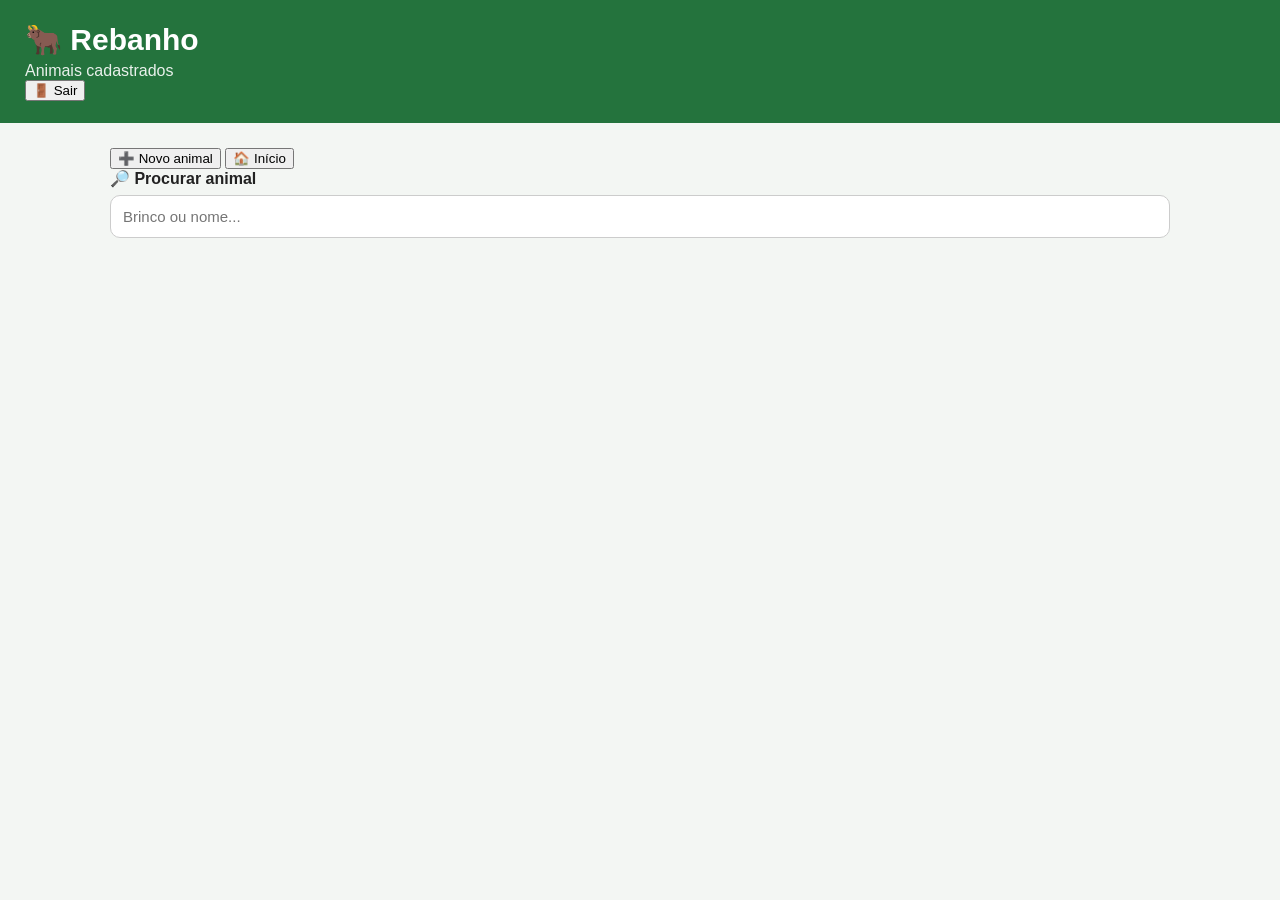
<file: gado.html>
<!DOCTYPE html>
<html lang="pt-BR">

<head>

    <meta charset="UTF-8">

    <meta
        name="viewport"
        content="width=device-width, initial-scale=1.0"
    >

    <title>Rebanho - Fazenda Control</title>

    <link rel="stylesheet" href="style.css">

</head>

<body>

<header class="topo">

    <div>
        <h1>🐂 Rebanho</h1>

        <p>
            Animais cadastrados
        </p>
    </div>

    <button
        class="botao-sair"
        onclick="sair()"
    >
        🚪 Sair
    </button>

</header>


<main class="dashboard">


    <div class="barra-acoes">

        <button onclick="cadastrarAnimal()">
            ➕ Novo animal
        </button>

        <button onclick="voltarInicio()">
            🏠 Início
        </button>

    </div>


    <div class="campo">

        <label>
            🔎 Procurar animal
        </label>

        <input
            type="text"
            id="buscaAnimal"
            placeholder="Brinco ou nome..."
        >

    </div>


    <div id="listaAnimais"></div>


</main>


<script src="script.js"></script>

</body>

</html>
</file>
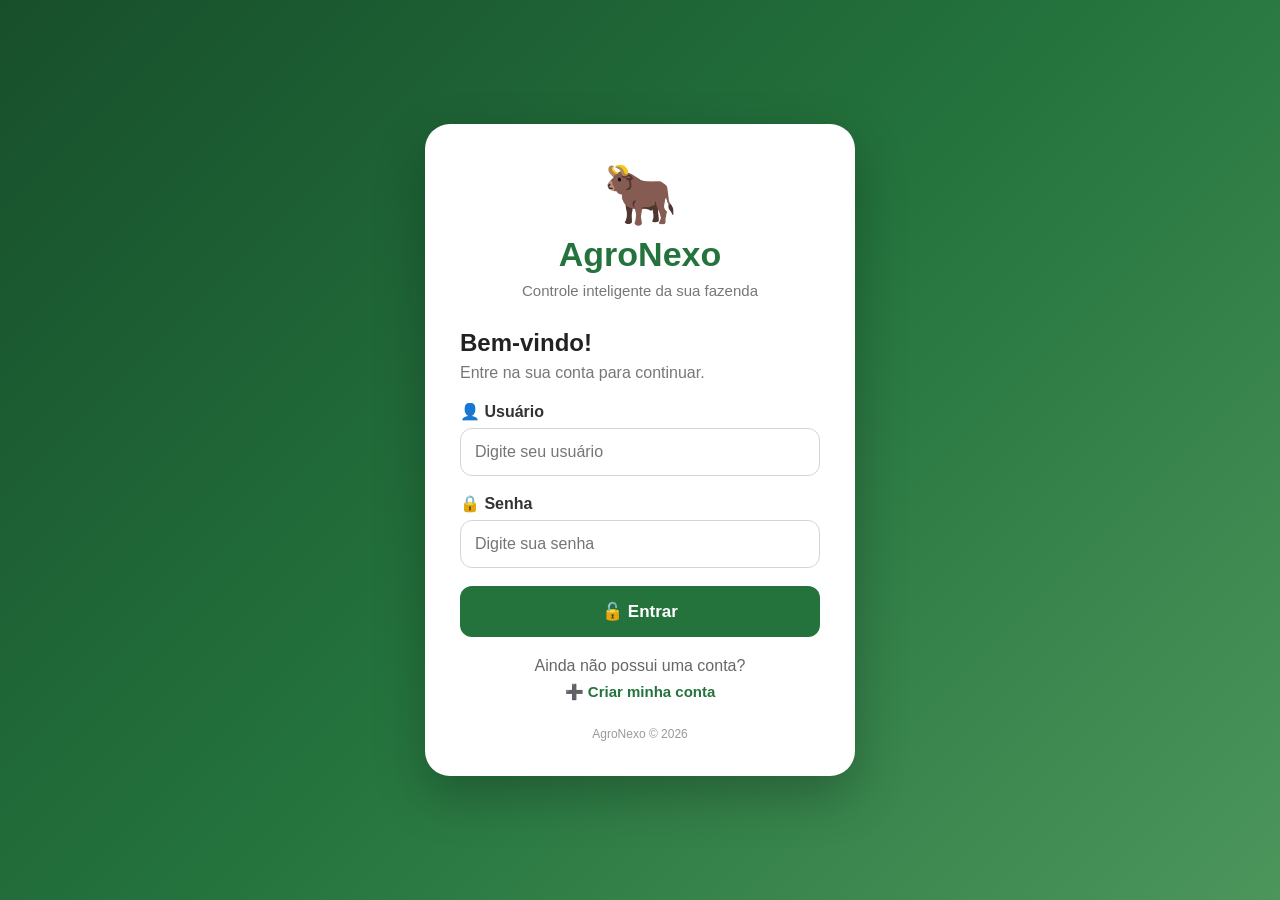
<file: login.html>
<!DOCTYPE html>
<html lang="pt-BR">

<head>

    <meta charset="UTF-8">

    <meta
        name="viewport"
        content="width=device-width, initial-scale=1.0"
    >

    <title>AgroNexo - Login</title>

    <style>

        * {
            box-sizing: border-box;
        }


        body {

            margin: 0;

            min-height: 100vh;

            font-family:
                Arial,
                Helvetica,
                sans-serif;

            background:
                linear-gradient(
                    135deg,
                    #174f2b,
                    #24733d,
                    #4c965c
                );

            display: flex;

            align-items: center;

            justify-content: center;

            padding: 20px;

        }


        /* =========================
           CARTÃO
        ========================= */

        .login-container {

            width: 100%;

            max-width: 430px;

            background: white;

            border-radius: 25px;

            padding: 35px;

            box-shadow:
                0 20px 50px
                rgba(0,0,0,0.25);

            animation:
                aparecer 0.5s ease;

        }


        @keyframes aparecer {

            from {

                opacity: 0;

                transform:
                    translateY(20px);

            }

            to {

                opacity: 1;

                transform:
                    translateY(0);

            }

        }


        /* =========================
           LOGO
        ========================= */

        .logo {

            text-align: center;

            margin-bottom: 30px;

        }


        .logo-icone {

            font-size: 60px;

            margin-bottom: 5px;

        }


        .logo h1 {

            margin: 0;

            color: #24733d;

            font-size: 34px;

        }


        .logo p {

            margin-top: 8px;

            color: #777;

            font-size: 15px;

        }


        /* =========================
           TÍTULO
        ========================= */

        .titulo {

            margin-bottom: 20px;

        }


        .titulo h2 {

            margin: 0;

            color: #222;

            font-size: 24px;

        }


        .titulo p {

            color: #777;

            margin-top: 7px;

        }


        /* =========================
           CAMPOS
        ========================= */

        .campo {

            margin-bottom: 18px;

        }


        .campo label {

            display: block;

            margin-bottom: 7px;

            font-weight: bold;

            color: #333;

        }


        .campo input {

            width: 100%;

            padding: 14px;

            border: 1px solid #d5d5d5;

            border-radius: 12px;

            font-size: 16px;

            outline: none;

            transition: 0.2s;

        }


        .campo input:focus {

            border-color: #24733d;

            box-shadow:
                0 0 0 3px
                rgba(36,115,61,0.12);

        }


        /* =========================
           BOTÃO ENTRAR
        ========================= */

        .botao-entrar {

            width: 100%;

            padding: 15px;

            border: none;

            border-radius: 12px;

            background: #24733d;

            color: white;

            font-size: 17px;

            font-weight: bold;

            cursor: pointer;

            transition: 0.2s;

        }


        .botao-entrar:hover {

            background: #1d6032;

        }


        .botao-entrar:active {

            transform: scale(0.98);

        }


        /* =========================
           CRIAR CONTA
        ========================= */

        .criar-conta {

            margin-top: 20px;

            text-align: center;

            color: #666;

        }


        .criar-conta button {

            border: none;

            background: none;

            color: #24733d;

            font-size: 15px;

            font-weight: bold;

            cursor: pointer;

            margin-top: 7px;

        }


        .criar-conta button:hover {

            text-decoration: underline;

        }


        /* =========================
           FORMULÁRIO DE CADASTRO
        ========================= */

        #formCadastro {

            display: none;

        }


        .botao-voltar {

            border: none;

            background: none;

            color: #666;

            cursor: pointer;

            margin-bottom: 15px;

            font-size: 14px;

        }


        .botao-voltar:hover {

            color: #24733d;

        }


        /* =========================
           MENSAGEM
        ========================= */

        #mensagem {

            display: none;

            padding: 12px;

            margin-bottom: 15px;

            border-radius: 10px;

            text-align: center;

            font-size: 14px;

        }


        .erro {

            background: #ffe5e5;

            color: #a00000;

        }


        .sucesso {

            background: #e2f5e7;

            color: #17632d;

        }


        /* =========================
           RODAPÉ
        ========================= */

        .rodape {

            text-align: center;

            margin-top: 25px;

            color: #999;

            font-size: 12px;

        }


        /* =========================
           CELULAR
        ========================= */

        @media (max-width: 500px) {

            .login-container {

                padding: 25px 20px;

            }

            .logo h1 {

                font-size: 30px;

            }

        }

    </style>

</head>


<body>


<div class="login-container">


    <!-- =========================
         LOGIN
    ========================= -->

    <div id="formLogin">


        <div class="logo">

            <div class="logo-icone">
                🐂
            </div>

            <h1>
                AgroNexo
            </h1>

            <p>
                Controle inteligente da sua fazenda
            </p>

        </div>


        <div class="titulo">

            <h2>
                Bem-vindo!
            </h2>

            <p>
                Entre na sua conta para continuar.
            </p>

        </div>


        <div id="mensagemLogin"
             class="mensagem">

        </div>


        <form onsubmit="entrar(event)">


            <div class="campo">

                <label>
                    👤 Usuário
                </label>

                <input
                    type="text"
                    id="loginUsuario"
                    placeholder="Digite seu usuário"
                    autocomplete="username"
                    required
                >

            </div>


            <div class="campo">

                <label>
                    🔒 Senha
                </label>

                <input
                    type="password"
                    id="loginSenha"
                    placeholder="Digite sua senha"
                    autocomplete="current-password"
                    required
                >

            </div>


            <button
                type="submit"
                class="botao-entrar"
            >
                🔓 Entrar
            </button>


        </form>


        <div class="criar-conta">

            <div>
                Ainda não possui uma conta?
            </div>

            <button onclick="mostrarCadastro()">
                ➕ Criar minha conta
            </button>

        </div>


    </div>


    <!-- =========================
         CADASTRO
    ========================= -->

    <div id="formCadastro">


        <button
            class="botao-voltar"
            onclick="mostrarLogin()"
        >
            ← Voltar para o login
        </button>


        <div class="logo">

            <div class="logo-icone">
                🌱
            </div>

            <h1>
                Criar conta
            </h1>

            <p>
                Crie seu acesso ao AgroNexo
            </p>

        </div>


        <div id="mensagemCadastro"
             class="mensagem">

        </div>


        <form onsubmit="criarConta(event)">


            <div class="campo">

                <label>
                    👤 Nome
                </label>

                <input
                    type="text"
                    id="novoNome"
                    placeholder="Seu nome"
                    required
                >

            </div>


            <div class="campo">

                <label>
                    🏷️ Usuário
                </label>

                <input
                    type="text"
                    id="novoUsuario"
                    placeholder="Escolha seu usuário"
                    required
                >

            </div>


            <div class="campo">

                <label>
                    🔒 Senha
                </label>

                <input
                    type="password"
                    id="novaSenha"
                    placeholder="Crie uma senha"
                    minlength="4"
                    required
                >

            </div>


            <div class="campo">

                <label>
                    🔒 Confirmar senha
                </label>

                <input
                    type="password"
                    id="confirmarSenha"
                    placeholder="Digite a senha novamente"
                    minlength="4"
                    required
                >

            </div>


            <button
                type="submit"
                class="botao-entrar"
            >
                ✅ Criar minha conta
            </button>


        </form>


    </div>


    <div class="rodape">

        AgroNexo © 2026

    </div>


</div>


<script>


// ==================================================
// MOSTRAR CADASTRO
// ==================================================

function mostrarCadastro() {

    document.getElementById(
        "formLogin"
    ).style.display = "none";


    document.getElementById(
        "formCadastro"
    ).style.display = "block";


    limparMensagens();

}


// ==================================================
// MOSTRAR LOGIN
// ==================================================

function mostrarLogin() {

    document.getElementById(
        "formCadastro"
    ).style.display = "none";


    document.getElementById(
        "formLogin"
    ).style.display = "block";


    limparMensagens();

}


// ==================================================
// MENSAGEM
// ==================================================

function mostrarMensagem(
    id,
    texto,
    tipo
) {

    const elemento =
        document.getElementById(id);


    elemento.textContent = texto;


    elemento.style.display =
        "block";


    elemento.className =
        "mensagem " + tipo;

}


function limparMensagens() {

    const mensagens =
        document.querySelectorAll(
            ".mensagem"
        );


    mensagens.forEach(
        function(mensagem) {

            mensagem.style.display =
                "none";

            mensagem.textContent =
                "";

        }
    );

}


// ==================================================
// CRIAR CONTA
// ==================================================

function criarConta(event) {

    event.preventDefault();


    const nome =
        document.getElementById(
            "novoNome"
        ).value.trim();


    const usuario =
        document.getElementById(
            "novoUsuario"
        ).value.trim();


    const senha =
        document.getElementById(
            "novaSenha"
        ).value;


    const confirmar =
        document.getElementById(
            "confirmarSenha"
        ).value;


    // ----------------------------------------------
    // VERIFICA SENHAS
    // ----------------------------------------------

    if (senha !== confirmar) {

        mostrarMensagem(
            "mensagemCadastro",
            "As senhas não são iguais.",
            "erro"
        );

        return;

    }


    // ----------------------------------------------
    // RECUPERA CONTAS
    // ----------------------------------------------

    let usuarios =
        JSON.parse(
            localStorage.getItem(
                "usuariosAgroNexo"
            )
        ) || [];


    // ----------------------------------------------
    // VERIFICA USUÁRIO EXISTENTE
    // ----------------------------------------------

    const existe =
        usuarios.some(
            function(item) {

                return item.usuario.toLowerCase()
                    === usuario.toLowerCase();

            }
        );


    if (existe) {

        mostrarMensagem(
            "mensagemCadastro",
            "Esse usuário já existe. Escolha outro.",
            "erro"
        );

        return;

    }


    // ----------------------------------------------
    // CRIA USUÁRIO
    // ----------------------------------------------

    const novoUsuario = {

        id:
            Date.now().toString(),

        nome:
            nome,

        usuario:
            usuario,

        senha:
            senha

    };


    usuarios.push(
        novoUsuario
    );


    // ----------------------------------------------
    // SALVA
    // ----------------------------------------------

    localStorage.setItem(
        "usuariosAgroNexo",
        JSON.stringify(usuarios)
    );


    mostrarMensagem(
        "mensagemCadastro",
        "Conta criada com sucesso! Agora faça login.",
        "sucesso"
    );


    // ----------------------------------------------
    // LIMPA FORMULÁRIO
    // ----------------------------------------------

    document.querySelector(
        "#formCadastro form"
    ).reset();


    // ----------------------------------------------
    // VOLTA PARA LOGIN
    // ----------------------------------------------

    setTimeout(
        function() {

            mostrarLogin();

        },
        1500
    );

}


// ==================================================
// ENTRAR
// ==================================================

function entrar(event) {

    event.preventDefault();


    const usuario =
        document.getElementById(
            "loginUsuario"
        ).value.trim();


    const senha =
        document.getElementById(
            "loginSenha"
        ).value;


    // ----------------------------------------------
    // RECUPERA USUÁRIOS
    // ----------------------------------------------

    const usuarios =
        JSON.parse(
            localStorage.getItem(
                "usuariosAgroNexo"
            )
        ) || [];


    // ----------------------------------------------
    // PROCURA USUÁRIO
    // ----------------------------------------------

    const usuarioEncontrado =
        usuarios.find(
            function(item) {

                return (
                    item.usuario.toLowerCase()
                    === usuario.toLowerCase()
                    &&
                    item.senha === senha
                );

            }
        );


    // ----------------------------------------------
    // LOGIN INCORRETO
    // ----------------------------------------------

    if (!usuarioEncontrado) {

        mostrarMensagem(
            "mensagemLogin",
            "Usuário ou senha incorretos.",
            "erro"
        );

        return;

    }


    // ----------------------------------------------
    // SALVA SESSÃO
    // ----------------------------------------------

    localStorage.setItem(
        "usuarioLogado",
        JSON.stringify(
            usuarioEncontrado
        )
    );


    // ----------------------------------------------
    // ENTRA NO SISTEMA
    // ----------------------------------------------

    window.location.href =
        "index.html";

}


</script>


</body>

</html>
</file>
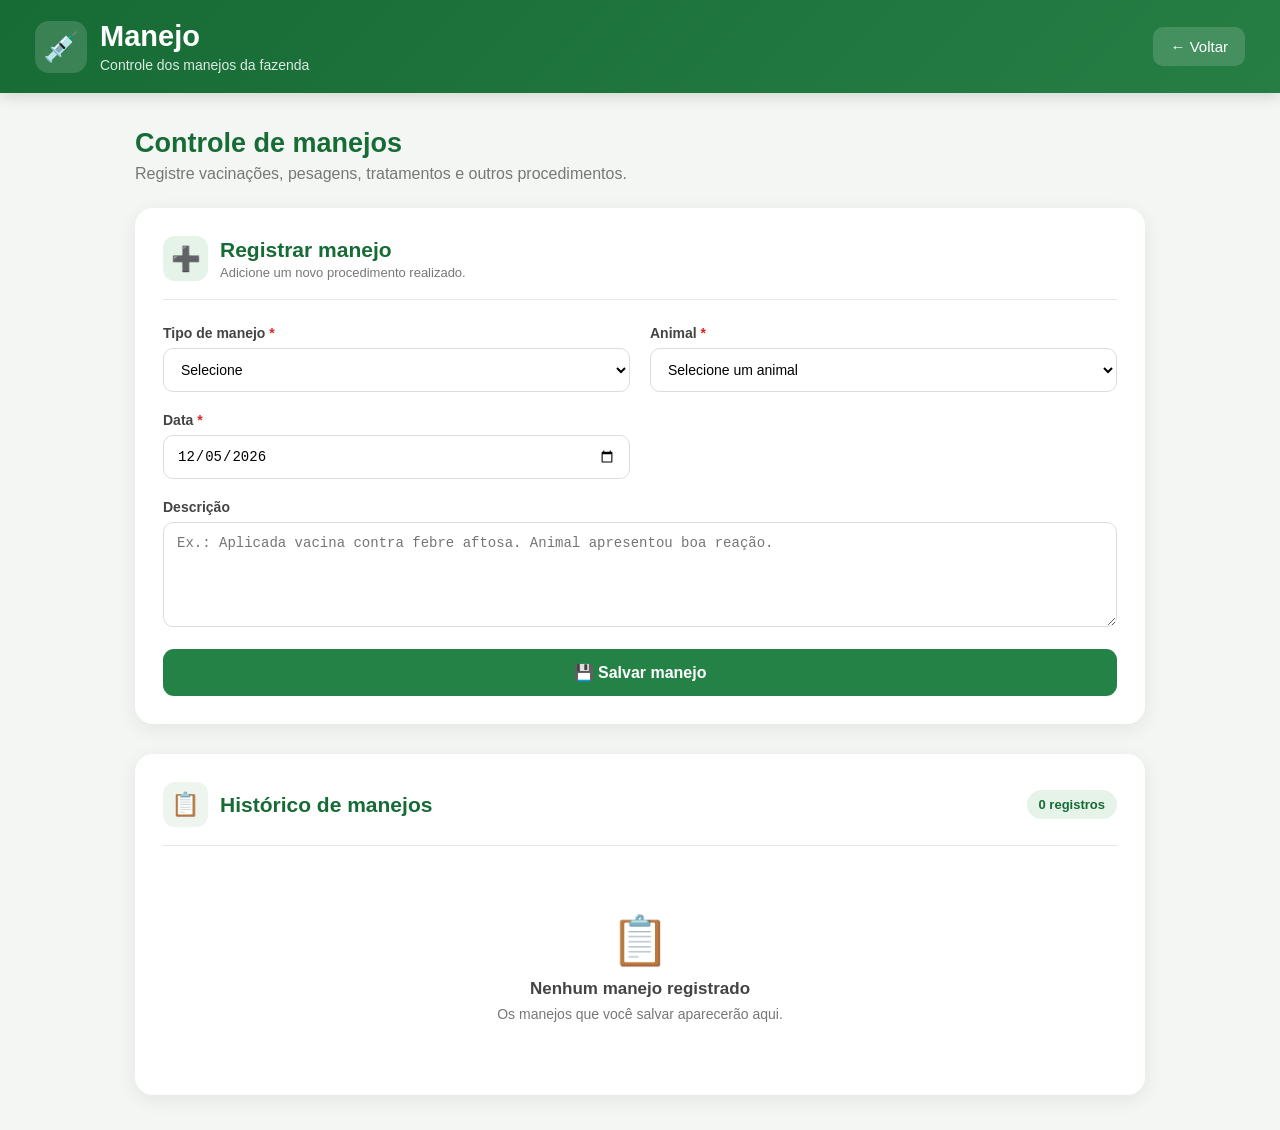
<file: manejo.html>
<!DOCTYPE html>
<html lang="pt-BR">

<head>

    <meta charset="UTF-8">

    <meta
        name="viewport"
        content="width=device-width, initial-scale=1.0"
    >

    <title>AgroNexo - Manejo</title>

    <style>

        * {
            box-sizing: border-box;
            margin: 0;
            padding: 0;
        }


        body {

            font-family:
                Arial,
                Helvetica,
                sans-serif;

            background: #f3f6f3;

            color: #222;

        }


        /* =========================
           TOPO
        ========================= */

        .topo {

            background:
                linear-gradient(
                    135deg,
                    #176b35,
                    #267e45
                );

            color: white;

            padding: 20px 35px;

            display: flex;

            align-items: center;

            justify-content: space-between;

            box-shadow:
                0 3px 15px
                rgba(0,0,0,.15);

        }


        .titulo {

            display: flex;

            align-items: center;

            gap: 13px;

        }


        .icone-topo {

            width: 52px;

            height: 52px;

            background:
                rgba(255,255,255,.15);

            border-radius: 14px;

            display: flex;

            align-items: center;

            justify-content: center;

            font-size: 29px;

        }


        .titulo h1 {

            font-size: 29px;

        }


        .titulo p {

            margin-top: 4px;

            opacity: .85;

            font-size: 14px;

        }


        /* BOTÃO VOLTAR */

        .botao-voltar {

            border: none;

            background:
                rgba(255,255,255,.15);

            color: white;

            padding: 11px 17px;

            border-radius: 10px;

            font-size: 15px;

            cursor: pointer;

            transition: .2s;

        }


        .botao-voltar:hover {

            background:
                rgba(255,255,255,.25);

            transform: translateX(-2px);

        }


        /* =========================
           CONTEÚDO
        ========================= */

        .conteudo {

            max-width: 1050px;

            margin: 35px auto;

            padding: 0 20px;

        }


        .titulo-pagina {

            margin-bottom: 25px;

        }


        .titulo-pagina h2 {

            color: #176b35;

            font-size: 27px;

        }


        .titulo-pagina p {

            color: #777;

            margin-top: 6px;

        }


        /* =========================
           FORMULÁRIO
        ========================= */

        .card-formulario {

            background: white;

            border-radius: 18px;

            padding: 28px;

            box-shadow:
                0 5px 20px
                rgba(0,0,0,.07);

            margin-bottom: 30px;

        }


        .cabecalho-card {

            display: flex;

            align-items: center;

            gap: 12px;

            margin-bottom: 25px;

            padding-bottom: 18px;

            border-bottom:
                1px solid #e5e9e5;

        }


        .icone-card {

            width: 45px;

            height: 45px;

            border-radius: 12px;

            background: #e6f3e9;

            display: flex;

            align-items: center;

            justify-content: center;

            font-size: 24px;

        }


        .cabecalho-card h3 {

            color: #176b35;

            font-size: 21px;

        }


        .cabecalho-card p {

            color: #777;

            font-size: 13px;

            margin-top: 3px;

        }


        .form-grid {

            display: grid;

            grid-template-columns:
                1fr 1fr;

            gap: 20px;

        }


        .campo {

            display: flex;

            flex-direction: column;

            gap: 7px;

        }


        .campo label {

            font-weight: bold;

            font-size: 14px;

            color: #444;

        }


        .campo input,
        .campo select,
        .campo textarea {

            width: 100%;

            padding: 12px 13px;

            border:
                1px solid #d7dfd8;

            border-radius: 10px;

            font-size: 14px;

            outline: none;

            background: white;

            transition: .2s;

        }


        .campo input:focus,
        .campo select:focus,
        .campo textarea:focus {

            border-color: #258247;

            box-shadow:
                0 0 0 3px
                rgba(37,130,71,.10);

        }


        .campo textarea {

            min-height: 105px;

            resize: vertical;

        }


        .campo-completo {

            grid-column: 1 / -1;

        }


        .obrigatorio {

            color: #d62828;

        }


        .botao-salvar {

            margin-top: 22px;

            width: 100%;

            border: none;

            border-radius: 11px;

            padding: 14px;

            background: #258247;

            color: white;

            font-size: 16px;

            font-weight: bold;

            cursor: pointer;

            transition: .2s;

        }


        .botao-salvar:hover {

            background: #1d6e3c;

            transform: translateY(-1px);

        }


        /* =========================
           HISTÓRICO
        ========================= */

        .historico {

            background: white;

            border-radius: 18px;

            padding: 28px;

            box-shadow:
                0 5px 20px
                rgba(0,0,0,.07);

        }


        .historico-cabecalho {

            display: flex;

            align-items: center;

            justify-content: space-between;

            margin-bottom: 22px;

            padding-bottom: 18px;

            border-bottom:
                1px solid #e5e9e5;

        }


        .historico-titulo {

            display: flex;

            align-items: center;

            gap: 12px;

        }


        .historico-titulo .icone {

            width: 45px;

            height: 45px;

            background: #eef5ef;

            border-radius: 12px;

            display: flex;

            align-items: center;

            justify-content: center;

            font-size: 23px;

        }


        .historico-titulo h3 {

            color: #176b35;

            font-size: 21px;

        }


        .contador {

            background: #e6f3e9;

            color: #176b35;

            border-radius: 20px;

            padding: 7px 12px;

            font-size: 13px;

            font-weight: bold;

        }


        /* ITEM */

        .manejo-item {

            border:
                1px solid #e1e7e2;

            border-radius: 14px;

            padding: 18px;

            margin-bottom: 12px;

            display: flex;

            justify-content: space-between;

            gap: 15px;

            transition: .2s;

        }


        .manejo-item:hover {

            background: #fafcfa;

            box-shadow:
                0 3px 10px
                rgba(0,0,0,.04);

        }


        .manejo-info {

            display: flex;

            gap: 14px;

        }


        .manejo-icone {

            width: 46px;

            height: 46px;

            border-radius: 12px;

            background: #e8f4eb;

            display: flex;

            align-items: center;

            justify-content: center;

            font-size: 23px;

            flex-shrink: 0;

        }


        .manejo-info h4 {

            font-size: 16px;

            margin-bottom: 5px;

            color: #222;

        }


        .manejo-meta {

            display: flex;

            flex-wrap: wrap;

            gap: 10px;

            color: #777;

            font-size: 13px;

            margin-bottom: 8px;

        }


        .manejo-descricao {

            color: #555;

            font-size: 14px;

            line-height: 1.5;

        }


        .botao-excluir {

            border: none;

            background: #fff0f0;

            color: #c62828;

            width: 38px;

            height: 38px;

            border-radius: 9px;

            cursor: pointer;

            font-size: 16px;

            flex-shrink: 0;

        }


        .botao-excluir:hover {

            background: #ffe0e0;

        }


        /* SEM HISTÓRICO */

        .vazio {

            text-align: center;

            padding: 45px 20px;

            color: #777;

        }


        .vazio .icone {

            font-size: 48px;

            margin-bottom: 10px;

        }


        .vazio h4 {

            color: #444;

            font-size: 17px;

            margin-bottom: 7px;

        }


        .vazio p {

            font-size: 14px;

        }


        /* =========================
           RESPONSIVO
        ========================= */

        @media (max-width: 700px) {

            .topo {

                padding: 16px 20px;

            }


            .titulo h1 {

                font-size: 23px;

            }


            .icone-topo {

                width: 45px;

                height: 45px;

                font-size: 25px;

            }


            .form-grid {

                grid-template-columns: 1fr;

            }


            .campo-completo {

                grid-column: auto;

            }


            .card-formulario,
            .historico {

                padding: 20px;

            }


            .manejo-item {

                align-items: flex-start;

            }

        }


        @media (max-width: 450px) {

            .botao-voltar {

                font-size: 0;

                padding: 11px 13px;

            }


            .botao-voltar::before {

                content: "←";

                font-size: 20px;

            }

        }

    </style>

</head>


<body>


<!-- =========================
     TOPO
========================= -->

<header class="topo">

    <div class="titulo">

        <div class="icone-topo">
            💉
        </div>

        <div>

            <h1>
                Manejo
            </h1>

            <p>
                Controle dos manejos da fazenda
            </p>

        </div>

    </div>


    <button
        class="botao-voltar"
        onclick="voltarInicio()"
    >
        ← Voltar
    </button>

</header>



<main class="conteudo">


    <div class="titulo-pagina">

        <h2>
            Controle de manejos
        </h2>

        <p>
            Registre vacinações, pesagens, tratamentos e outros procedimentos.
        </p>

    </div>



    <!-- =========================
         FORMULÁRIO
    ========================= -->

    <section class="card-formulario">

        <div class="cabecalho-card">

            <div class="icone-card">
                ➕
            </div>

            <div>

                <h3>
                    Registrar manejo
                </h3>

                <p>
                    Adicione um novo procedimento realizado.
                </p>

            </div>

        </div>


        <form id="formManejo">


            <div class="form-grid">


                <!-- TIPO -->

                <div class="campo">

                    <label for="tipoManejo">

                        Tipo de manejo
                        <span class="obrigatorio">*</span>

                    </label>


                    <select
                        id="tipoManejo"
                        required
                    >

                        <option value="">
                            Selecione
                        </option>

                        <option value="Vacinação">
                            💉 Vacinação
                        </option>

                        <option value="Pesagem">
                            ⚖️ Pesagem
                        </option>

                        <option value="Vermifugação">
                            💊 Vermifugação
                        </option>

                        <option value="Tratamento">
                            🩺 Tratamento
                        </option>

                        <option value="Exame">
                            🔬 Exame
                        </option>

                        <option value="Transferência">
                            🚜 Transferência
                        </option>

                        <option value="Outro">
                            📋 Outro
                        </option>

                    </select>

                </div>



                <!-- ANIMAL -->

                <div class="campo">

                    <label for="animalManejo">

                        Animal
                        <span class="obrigatorio">*</span>

                    </label>


                    <select
                        id="animalManejo"
                        required
                    >

                        <option value="">
                            Selecione um animal
                        </option>

                    </select>

                </div>



                <!-- DATA -->

                <div class="campo">

                    <label for="dataManejo">

                        Data
                        <span class="obrigatorio">*</span>

                    </label>


                    <input
                        type="date"
                        id="dataManejo"
                        required
                    >

                </div>



                <!-- DESCRIÇÃO -->

                <div class="campo campo-completo">

                    <label for="descricaoManejo">

                        Descrição

                    </label>


                    <textarea
                        id="descricaoManejo"
                        placeholder="Ex.: Aplicada vacina contra febre aftosa. Animal apresentou boa reação."
                    ></textarea>

                </div>


            </div>


            <button
                type="submit"
                class="botao-salvar"
            >
                💾 Salvar manejo
            </button>


        </form>

    </section>



    <!-- =========================
         HISTÓRICO
    ========================= -->

    <section class="historico">


        <div class="historico-cabecalho">

            <div class="historico-titulo">

                <div class="icone">
                    📋
                </div>

                <div>

                    <h3>
                        Histórico de manejos
                    </h3>

                </div>

            </div>


            <div
                class="contador"
                id="contadorManejos"
            >
                0 registros
            </div>

        </div>


        <div id="listaManejos">

            <!-- Os manejos aparecem aqui -->

        </div>


    </section>


</main>



<script>


// =====================================================
// FUNÇÃO PARA VOLTAR
// =====================================================

function voltarInicio() {

    window.location.href =
        "index.html";

}



// =====================================================
// PEGAR ANIMAIS CADASTRADOS
// =====================================================

function pegarAnimais() {

    return JSON.parse(
        localStorage.getItem(
            "animaisAgroNexo"
        )
    ) || [];

}



// =====================================================
// PEGAR MANEJOS
// =====================================================

function pegarManejos() {

    return JSON.parse(
        localStorage.getItem(
            "manejosAgroNexo"
        )
    ) || [];

}



// =====================================================
// CARREGAR ANIMAIS NO SELECT
// =====================================================

function carregarAnimais() {


    const select =
        document.getElementById(
            "animalManejo"
        );


    const animais =
        pegarAnimais();


    select.innerHTML = `

        <option value="">
            Selecione um animal
        </option>

    `;


    animais.forEach(
        function(animal) {


            const option =
                document.createElement(
                    "option"
                );


            option.value =
                animal.id;


            option.textContent =

                (
                    animal.nome
                    ||
                    "Animal sem nome"
                )

                +

                " - Brinco: "

                +

                (
                    animal.brinco
                    ||
                    "-"
                );


            select.appendChild(
                option
            );

        }
    );


}



// =====================================================
// DATA DE HOJE
// =====================================================

function colocarDataHoje() {


    const hoje =
        new Date();


    const ano =
        hoje.getFullYear();


    const mes =
        String(
            hoje.getMonth() + 1
        ).padStart(2, "0");


    const dia =
        String(
            hoje.getDate()
        ).padStart(2, "0");


    document
        .getElementById(
            "dataManejo"
        )
        .value =
            ano +
            "-" +
            mes +
            "-" +
            dia;

}



// =====================================================
// FORMATAR DATA
// =====================================================

function formatarData(data) {


    if (!data) {

        return "-";

    }


    const partes =
        data.split("-");


    if (partes.length !== 3) {

        return data;

    }


    return (
        partes[2]
        +
        "/"
        +
        partes[1]
        +
        "/"
        +
        partes[0]
    );

}



// =====================================================
// ÍCONE DO MANEJO
// =====================================================

function iconeManejo(tipo) {


    const icones = {

        "Vacinação": "💉",

        "Pesagem": "⚖️",

        "Vermifugação": "💊",

        "Tratamento": "🩺",

        "Exame": "🔬",

        "Transferência": "🚜",

        "Outro": "📋"

    };


    return (
        icones[tipo]
        ||
        "📋"
    );

}



// =====================================================
// MOSTRAR HISTÓRICO
// =====================================================

function mostrarHistorico() {


    const lista =
        document.getElementById(
            "listaManejos"
        );


    const contador =
        document.getElementById(
            "contadorManejos"
        );


    const manejos =
        pegarManejos();


    contador.textContent =

        manejos.length
        +
        (
            manejos.length === 1
            ? " registro"
            : " registros"
        );


    // ---------------------------------------------
    // NENHUM MANEJO
    // ---------------------------------------------

    if (manejos.length === 0) {


        lista.innerHTML = `

            <div class="vazio">

                <div class="icone">
                    📋
                </div>

                <h4>
                    Nenhum manejo registrado
                </h4>

                <p>
                    Os manejos que você salvar aparecerão aqui.
                </p>

            </div>

        `;


        return;

    }



    // ---------------------------------------------
    // ORDENAR DO MAIS RECENTE
    // ---------------------------------------------

    manejos.sort(
        function(a, b) {

            return (
                new Date(b.data)
                -
                new Date(a.data)
            );

        }
    );


    lista.innerHTML = "";



    // ---------------------------------------------
    // CRIAR CADA ITEM
    // ---------------------------------------------

    manejos.forEach(
        function(manejo) {


            const div =
                document.createElement(
                    "div"
                );


            div.className =
                "manejo-item";


            div.innerHTML = `

                <div class="manejo-info">

                    <div class="manejo-icone">

                        ${iconeManejo(
                            manejo.tipo
                        )}

                    </div>


                    <div>

                        <h4>

                            ${
                                manejo.tipo
                                ||
                                "Manejo"
                            }

                        </h4>


                        <div class="manejo-meta">

                            <span>
                                🐂
                                ${
                                    manejo.animalNome
                                    ||
                                    "Animal"
                                }
                            </span>


                            <span>
                                🏷️
                                Brinco:
                                ${
                                    manejo.brinco
                                    ||
                                    "-"
                                }
                            </span>


                            <span>
                                📅
                                ${
                                    formatarData(
                                        manejo.data
                                    )
                                }
                            </span>

                        </div>


                        ${
                            manejo.descricao
                            ?
                            `
                            <div class="manejo-descricao">

                                ${
                                    manejo.descricao
                                }

                            </div>
                            `
                            :
                            ""
                        }

                    </div>

                </div>


                <button
                    class="botao-excluir"
                    onclick="excluirManejo('${manejo.id}')"
                    title="Excluir manejo"
                >
                    🗑️
                </button>

            `;


            lista.appendChild(
                div
            );

        }
    );

}



// =====================================================
// SALVAR MANEJO
// =====================================================

document
    .getElementById(
        "formManejo"
    )
    .addEventListener(
        "submit",
        function(event) {


            event.preventDefault();


            const tipo =
                document
                    .getElementById(
                        "tipoManejo"
                    )
                    .value;


            const animalId =
                document
                    .getElementById(
                        "animalManejo"
                    )
                    .value;


            const data =
                document
                    .getElementById(
                        "dataManejo"
                    )
                    .value;


            const descricao =
                document
                    .getElementById(
                        "descricaoManejo"
                    )
                    .value
                    .trim();


            // -----------------------------------------
            // LOCALIZAR ANIMAL
            // -----------------------------------------

            const animais =
                pegarAnimais();


            const animal =
                animais.find(
                    function(item) {

                        return String(
                            item.id
                        )
                        ===
                        String(
                            animalId
                        );

                    }
                );


            if (!animal) {

                alert(
                    "Selecione um animal."
                );

                return;

            }



            // -----------------------------------------
            // CRIAR MANEJO
            // -----------------------------------------

            const novoManejo = {

                id:
                    Date.now().toString(),

                tipo:
                    tipo,

                animalId:
                    animal.id,

                animalNome:
                    animal.nome
                    ||
                    "Animal sem nome",

                brinco:
                    animal.brinco
                    ||
                    "-",

                data:
                    data,

                descricao:
                    descricao

            };



            // -----------------------------------------
            // SALVAR
            // -----------------------------------------

            const manejos =
                pegarManejos();


            manejos.push(
                novoManejo
            );


            localStorage.setItem(

                "manejosAgroNexo",

                JSON.stringify(
                    manejos
                )

            );



            // -----------------------------------------
            // LIMPAR FORMULÁRIO
            // -----------------------------------------

            document
                .getElementById(
                    "formManejo"
                )
                .reset();


            colocarDataHoje();



            // -----------------------------------------
            // ATUALIZAR HISTÓRICO
            // -----------------------------------------

            mostrarHistorico();


            alert(
                "Manejo salvo com sucesso!"
            );

        }
    );



// =====================================================
// EXCLUIR MANEJO
// =====================================================

function excluirManejo(id) {


    const confirmar =
        confirm(
            "Deseja excluir este registro de manejo?"
        );


    if (!confirmar) {

        return;

    }


    let manejos =
        pegarManejos();


    manejos =
        manejos.filter(
            function(manejo) {

                return (
                    String(
                        manejo.id
                    )
                    !==
                    String(id)
                );

            }
        );


    localStorage.setItem(

        "manejosAgroNexo",

        JSON.stringify(
            manejos
        )

    );


    mostrarHistorico();

}



// =====================================================
// INICIAR PÁGINA
// =====================================================

carregarAnimais();

colocarDataHoje();

mostrarHistorico();


</script>


</body>

</html>
</file>
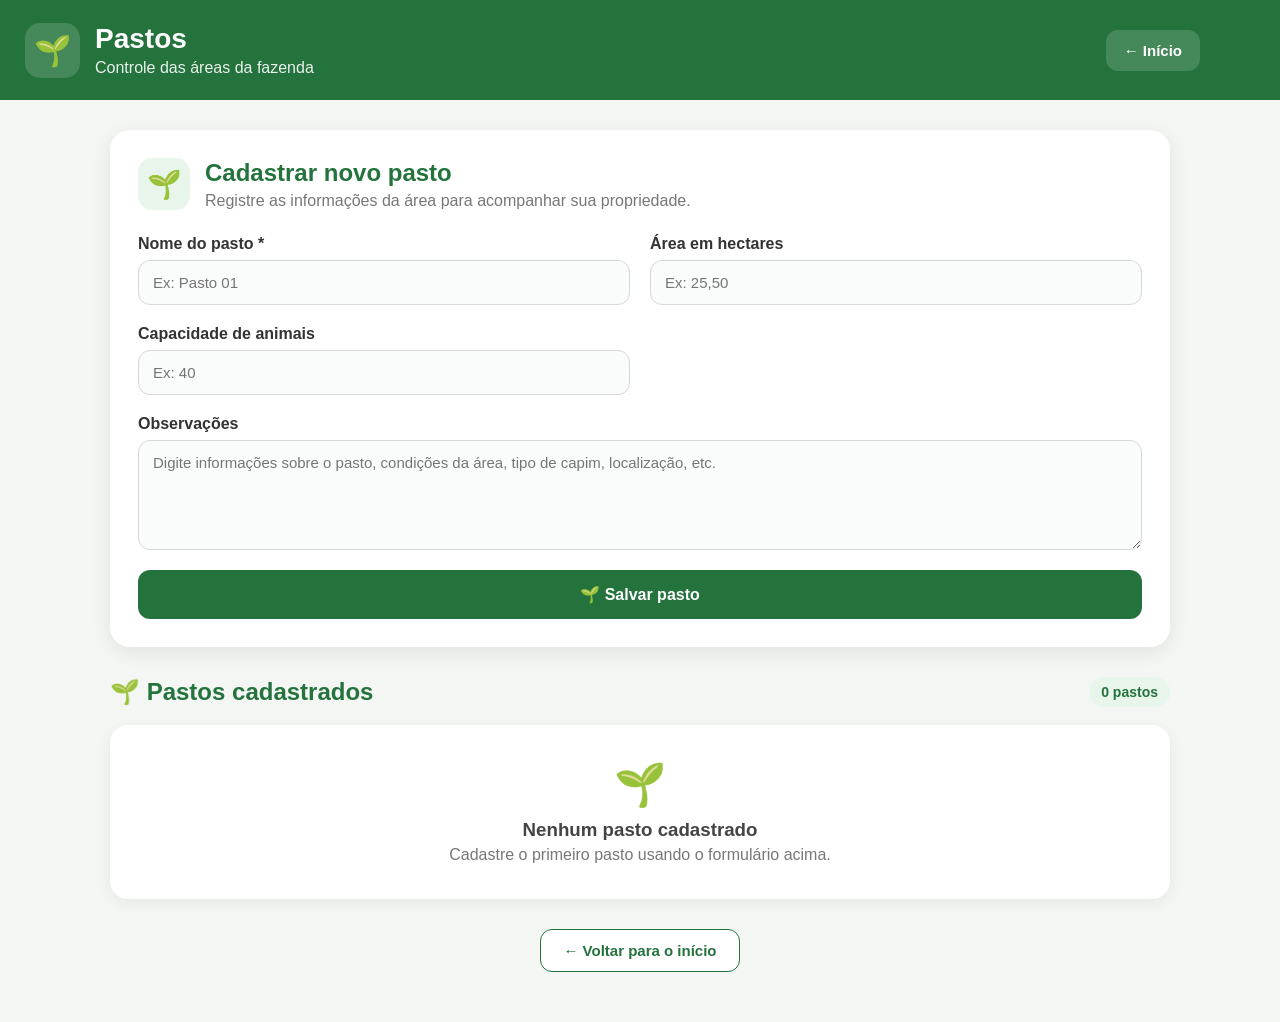
<file: pastos.html>
<!DOCTYPE html>
<html lang="pt-BR">

<head>

    <meta charset="UTF-8">

    <meta
        name="viewport"
        content="width=device-width, initial-scale=1.0"
    >

    <title>Pastos - AgroNexo</title>

    <link rel="stylesheet" href="style.css">

    <style>

        /* =====================================================
           PASTOS - ESTILO DA PÁGINA
        ===================================================== */

        .pastos-pagina {
            max-width: 1100px;
            margin: 0 auto;
            padding: 30px 20px 50px;
        }

        /* CABEÇALHO */

        .topo-pastos {
            display: flex;
            align-items: center;
            justify-content: space-between;
            gap: 20px;
        }

        .topo-pastos-titulo {
            display: flex;
            align-items: center;
            gap: 15px;
        }

        .icone-pastos {
            width: 55px;
            height: 55px;
            border-radius: 15px;
            background: rgba(255,255,255,0.15);
            display: flex;
            align-items: center;
            justify-content: center;
            font-size: 30px;
        }

        .topo-pastos h1 {
            margin: 0;
            font-size: 28px;
        }

        .topo-pastos p {
            margin: 4px 0 0;
            opacity: 0.9;
        }

        .botao-voltar-inicio {
            border: none;
            background: rgba(255,255,255,0.15);
            color: white;
            padding: 12px 18px;
            border-radius: 12px;
            font-size: 15px;
            font-weight: bold;
            cursor: pointer;
            transition: 0.2s;
        }

        .botao-voltar-inicio:hover {
            background: rgba(255,255,255,0.25);
            transform: translateY(-1px);
        }

        /* PAINEL PRINCIPAL */

        .painel-pasto {
            background: white;
            border-radius: 20px;
            padding: 28px;
            margin-bottom: 30px;
            box-shadow: 0 5px 20px rgba(0,0,0,0.08);
        }

        .cabecalho-painel-pasto {
            display: flex;
            align-items: center;
            gap: 15px;
            margin-bottom: 25px;
        }

        .icone-cadastro-pasto {
            width: 52px;
            height: 52px;
            border-radius: 14px;
            background: #e8f5eb;
            display: flex;
            align-items: center;
            justify-content: center;
            font-size: 28px;
        }

        .cabecalho-painel-pasto h2 {
            margin: 0;
            color: #24733d;
            font-size: 24px;
        }

        .cabecalho-painel-pasto p {
            margin: 5px 0 0;
            color: #777;
        }

        /* FORMULÁRIO */

        .form-pasto-grid {
            display: grid;
            grid-template-columns: repeat(2, 1fr);
            gap: 20px;
        }

        .campo-pasto {
            display: flex;
            flex-direction: column;
            gap: 7px;
        }

        .campo-pasto label {
            font-weight: bold;
            color: #333;
        }

        .campo-pasto input,
        .campo-pasto textarea {
            width: 100%;
            box-sizing: border-box;
            padding: 13px 14px;
            border: 1px solid #d4d9d5;
            border-radius: 12px;
            font-size: 15px;
            font-family: Arial, Helvetica, sans-serif;
            background: #fafcfb;
            transition: 0.2s;
        }

        .campo-pasto input:focus,
        .campo-pasto textarea:focus {
            outline: none;
            border-color: #24733d;
            background: white;
            box-shadow: 0 0 0 3px rgba(36,115,61,0.10);
        }

        .campo-pasto textarea {
            resize: vertical;
            min-height: 110px;
        }

        .campo-pasto-completo {
            grid-column: 1 / -1;
        }

        .botao-salvar-pasto {
            grid-column: 1 / -1;
            border: none;
            border-radius: 12px;
            padding: 15px;
            background: #24733d;
            color: white;
            font-size: 16px;
            font-weight: bold;
            cursor: pointer;
            transition: 0.2s;
        }

        .botao-salvar-pasto:hover {
            background: #1d6032;
            transform: translateY(-1px);
        }

        .botao-salvar-pasto:active {
            transform: scale(0.98);
        }

        /* LISTA */

        .titulo-lista-pastos {
            display: flex;
            align-items: center;
            justify-content: space-between;
            margin: 0 0 18px;
        }

        .titulo-lista-pastos h2 {
            margin: 0;
            color: #24733d;
        }

        .contador-pastos {
            background: #e8f5eb;
            color: #24733d;
            padding: 7px 12px;
            border-radius: 20px;
            font-size: 14px;
            font-weight: bold;
        }

        #listaPastos {
            display: flex;
            flex-direction: column;
            gap: 15px;
        }

        /* CASO A LISTA ESTEJA VAZIA */

        .lista-vazia-pastos {
            background: white;
            border-radius: 18px;
            padding: 35px 20px;
            text-align: center;
            color: #777;
            box-shadow: 0 4px 15px rgba(0,0,0,0.06);
        }

        .lista-vazia-pastos .icone {
            font-size: 42px;
            margin-bottom: 10px;
        }

        .lista-vazia-pastos h3 {
            margin: 5px 0;
            color: #444;
        }

        .lista-vazia-pastos p {
            margin: 5px 0 0;
        }

        /* BOTÃO INÍCIO INFERIOR */

        .area-voltar {
            text-align: center;
            margin-top: 30px;
        }

        .botao-voltar-inferior {
            border: 1px solid #24733d;
            background: white;
            color: #24733d;
            padding: 12px 22px;
            border-radius: 12px;
            font-size: 15px;
            font-weight: bold;
            cursor: pointer;
            transition: 0.2s;
        }

        .botao-voltar-inferior:hover {
            background: #eef7f0;
        }

        /* CELULAR */

        @media (max-width: 700px) {

            .topo-pastos {
                align-items: flex-start;
            }

            .botao-voltar-inicio {
                padding: 10px 12px;
                font-size: 14px;
            }

            .topo-pastos h1 {
                font-size: 24px;
            }

            .pastos-pagina {
                padding: 20px 12px 40px;
            }

            .painel-pasto {
                padding: 20px;
            }

            .form-pasto-grid {
                grid-template-columns: 1fr;
            }

            .campo-pasto-completo,
            .botao-salvar-pasto {
                grid-column: auto;
            }

            .titulo-lista-pastos {
                gap: 10px;
            }

            .titulo-lista-pastos h2 {
                font-size: 21px;
            }

        }

    </style>

</head>


<body>


<!-- =====================================================
     TOPO
===================================================== -->

<header class="topo topo-pastos">

    <div class="topo-pastos-titulo">

        <div class="icone-pastos">
            🌱
        </div>

        <div>

            <h1>
                Pastos
            </h1>

            <p>
                Controle das áreas da fazenda
            </p>

        </div>

    </div>


    <button
        type="button"
        class="botao-voltar-inicio"
        onclick="irPara('index.html')"
    >
        ← Início
    </button>

</header>


<!-- =====================================================
     CONTEÚDO
===================================================== -->

<main class="pastos-pagina">


    <!-- =================================================
         CADASTRO
    ================================================== -->

    <section class="painel-pasto">


        <div class="cabecalho-painel-pasto">

            <div class="icone-cadastro-pasto">
                🌱
            </div>

            <div>

                <h2>
                    Cadastrar novo pasto
                </h2>

                <p>
                    Registre as informações da área para acompanhar sua propriedade.
                </p>

            </div>

        </div>


        <form id="formPasto">


            <div class="form-pasto-grid">


                <!-- NOME -->

                <div class="campo-pasto">

                    <label for="nomePasto">
                        Nome do pasto *
                    </label>

                    <input
                        type="text"
                        id="nomePasto"
                        name="nome"
                        placeholder="Ex: Pasto 01"
                        required
                    >

                </div>


                <!-- ÁREA -->

                <div class="campo-pasto">

                    <label for="areaPasto">
                        Área em hectares
                    </label>

                    <input
                        type="number"
                        id="areaPasto"
                        name="area"
                        min="0"
                        step="0.01"
                        placeholder="Ex: 25,50"
                    >

                </div>


                <!-- CAPACIDADE -->

                <div class="campo-pasto">

                    <label for="capacidadePasto">
                        Capacidade de animais
                    </label>

                    <input
                        type="number"
                        id="capacidadePasto"
                        name="capacidade"
                        min="0"
                        placeholder="Ex: 40"
                    >

                </div>


                <!-- OBSERVAÇÕES -->

                <div class="campo-pasto campo-pasto-completo">

                    <label for="observacoesPasto">
                        Observações
                    </label>

                    <textarea
                        id="observacoesPasto"
                        name="observacoes"
                        placeholder="Digite informações sobre o pasto, condições da área, tipo de capim, localização, etc."
                    ></textarea>

                </div>


                <!-- SALVAR -->

                <button
                    type="submit"
                    class="botao-salvar-pasto"
                >
                    🌱 Salvar pasto
                </button>


            </div>

        </form>

    </section>


    <!-- =================================================
         PASTOS CADASTRADOS
    ================================================== -->

    <div class="titulo-lista-pastos">

        <h2>
            🌱 Pastos cadastrados
        </h2>

        <span
            class="contador-pastos"
            id="contadorPastos"
        >
            0 pastos
        </span>

    </div>


    <div id="listaPastos">

        <!--
            A lista pode ser preenchida pelo script.js.
        -->

    </div>


    <!-- =================================================
         VOLTAR
    ================================================== -->

    <div class="area-voltar">

        <button
            type="button"
            class="botao-voltar-inferior"
            onclick="irPara('index.html')"
        >
            ← Voltar para o início
        </button>

    </div>


</main>


<script src="script.js"></script>


<script>

    /*
     * Atualiza o contador visual dos pastos.
     */

    document.addEventListener("DOMContentLoaded", function () {

        try {

            const dados =
                JSON.parse(
                    localStorage.getItem("pastos")
                );

            const pastos =
                Array.isArray(dados)
                    ? dados
                    : [];

            const contador =
                document.getElementById(
                    "contadorPastos"
                );

            if (contador) {

                contador.textContent =
                    pastos.length === 1
                        ? "1 pasto"
                        : pastos.length + " pastos";

            }

            /*
             * Mostra uma mensagem quando ainda
             * não existe nenhum pasto.
             */

            const lista =
                document.getElementById(
                    "listaPastos"
                );

            if (
                lista &&
                pastos.length === 0
            ) {

                lista.innerHTML = `

                    <div class="lista-vazia-pastos">

                        <div class="icone">
                            🌱
                        </div>

                        <h3>
                            Nenhum pasto cadastrado
                        </h3>

                        <p>
                            Cadastre o primeiro pasto usando o formulário acima.
                        </p>

                    </div>

                `;

            }

        } catch (erro) {

            console.log(
                "Não foi possível carregar os pastos."
            );

        }

    });

</script>


</body>

</html>
</file>
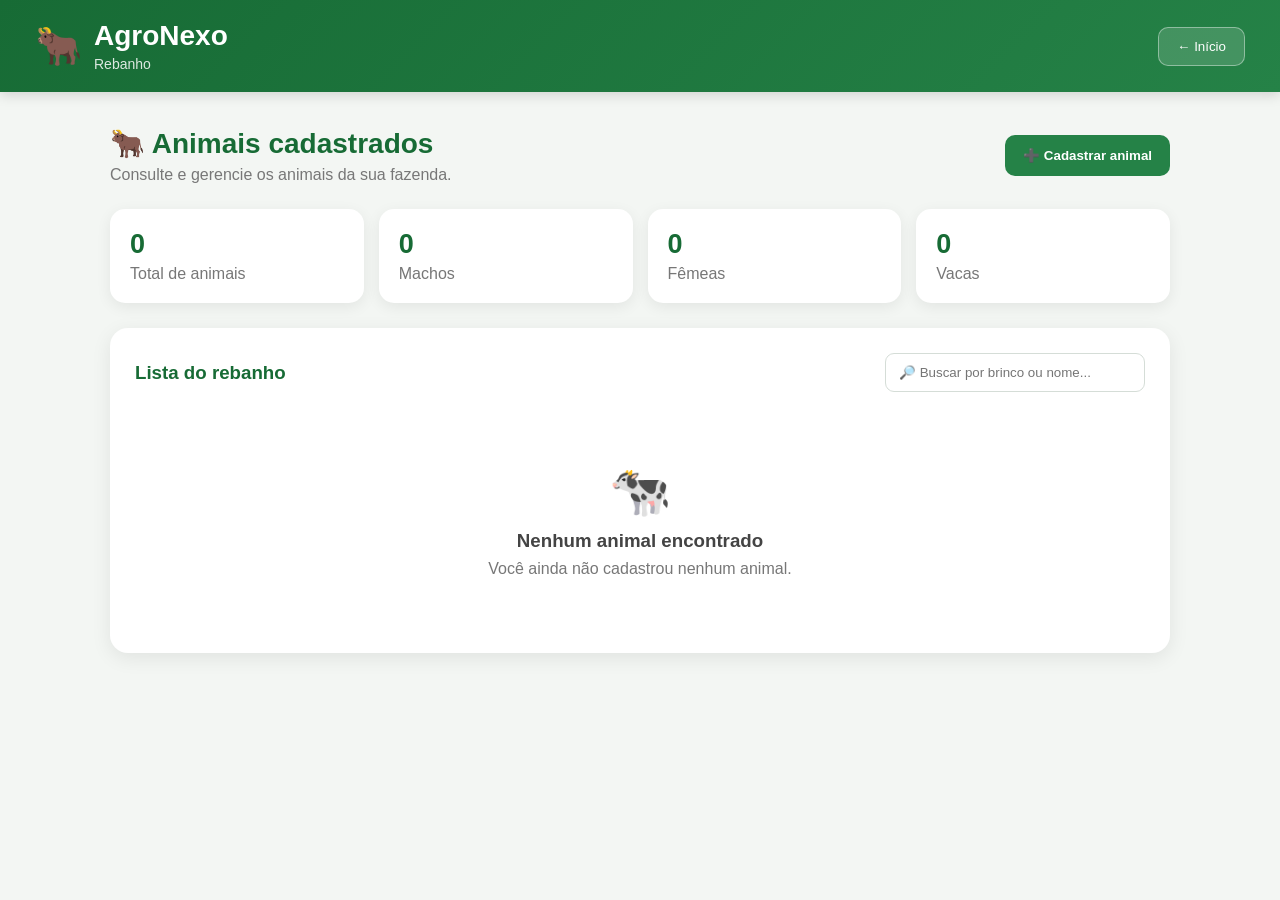
<file: rebanho.html>
<!DOCTYPE html>
<html lang="pt-BR">

<head>

    <meta charset="UTF-8">

    <meta
        name="viewport"
        content="width=device-width, initial-scale=1.0"
    >

    <title>AgroNexo - Rebanho</title>

    <style>

        * {
            box-sizing: border-box;
            margin: 0;
            padding: 0;
        }

        body {

            font-family:
                Arial,
                Helvetica,
                sans-serif;

            background: #f3f6f3;

            color: #222;

        }


        /* TOPO */

        .topo {

            background:
                linear-gradient(
                    135deg,
                    #176b35,
                    #258247
                );

            color: white;

            padding: 20px 35px;

            display: flex;

            align-items: center;

            justify-content: space-between;

            box-shadow:
                0 3px 12px
                rgba(0,0,0,0.15);

        }

        .titulo {

            display: flex;

            align-items: center;

            gap: 12px;

        }

        .icone-topo {

            font-size: 38px;

        }

        .titulo h1 {

            font-size: 28px;

        }

        .titulo p {

            margin-top: 4px;

            opacity: .85;

            font-size: 14px;

        }


        .botao-voltar {

            background:
                rgba(255,255,255,.15);

            color: white;

            border:
                1px solid
                rgba(255,255,255,.4);

            border-radius: 10px;

            padding: 11px 18px;

            cursor: pointer;

        }

        .botao-voltar:hover {

            background:
                rgba(255,255,255,.25);

        }


        /* CONTEÚDO */

        .conteudo {

            max-width: 1100px;

            margin: 35px auto;

            padding: 0 20px;

        }


        .cabecalho {

            display: flex;

            justify-content: space-between;

            align-items: center;

            margin-bottom: 25px;

        }


        .cabecalho h2 {

            color: #176b35;

            font-size: 28px;

        }


        .cabecalho p {

            color: #777;

            margin-top: 6px;

        }


        .botao-cadastrar {

            background: #258247;

            color: white;

            border: none;

            border-radius: 10px;

            padding: 13px 18px;

            font-weight: bold;

            cursor: pointer;

        }


        .botao-cadastrar:hover {

            background: #1b6b38;

        }


        /* RESUMO */

        .resumo {

            display: grid;

            grid-template-columns:
                repeat(4, 1fr);

            gap: 15px;

            margin-bottom: 25px;

        }


        .card {

            background: white;

            border-radius: 15px;

            padding: 20px;

            box-shadow:
                0 4px 15px
                rgba(0,0,0,.07);

        }


        .card .numero {

            font-size: 27px;

            font-weight: bold;

            color: #176b35;

        }


        .card p {

            color: #777;

            margin-top: 5px;

        }


        /* LISTA */

        .lista {

            background: white;

            border-radius: 18px;

            padding: 25px;

            box-shadow:
                0 5px 20px
                rgba(0,0,0,.08);

        }


        .lista-topo {

            display: flex;

            justify-content: space-between;

            align-items: center;

            margin-bottom: 20px;

        }


        .lista-topo h3 {

            color: #176b35;

        }


        .busca {

            width: 260px;

            padding: 11px 13px;

            border:
                1px solid #d5ddd7;

            border-radius: 9px;

            outline: none;

        }


        .busca:focus {

            border-color: #258247;

        }


        /* ANIMAL */

        .animal {

            border:
                1px solid #e3e8e3;

            border-radius: 13px;

            padding: 17px;

            margin-bottom: 12px;

            display: flex;

            align-items: center;

            justify-content: space-between;

            gap: 15px;

        }


        .animal:hover {

            background: #f8faf8;

        }


        .animal-info {

            display: flex;

            align-items: center;

            gap: 15px;

        }


        .animal-icone {

            width: 48px;

            height: 48px;

            border-radius: 12px;

            background: #e7f3ea;

            display: flex;

            align-items: center;

            justify-content: center;

            font-size: 25px;

        }


        .animal h4 {

            margin-bottom: 5px;

            color: #222;

        }


        .animal p {

            font-size: 13px;

            color: #777;

        }


        .dados {

            display: flex;

            gap: 20px;

            color: #555;

            font-size: 14px;

        }


        .acoes {

            display: flex;

            gap: 7px;

        }


        .botao-editar,
        .botao-excluir {

            border: none;

            border-radius: 8px;

            padding: 9px 12px;

            cursor: pointer;

        }


        .botao-editar {

            background: #e8f0ff;

        }


        .botao-excluir {

            background: #ffe7e7;

        }


        /* VAZIO */

        .vazio {

            text-align: center;

            padding: 50px 20px;

            color: #777;

        }


        .vazio .icone {

            font-size: 50px;

            margin-bottom: 10px;

        }


        .vazio h3 {

            color: #444;

            margin-bottom: 8px;

        }


        /* RESPONSIVO */

        @media (max-width: 800px) {

            .resumo {

                grid-template-columns:
                    repeat(2, 1fr);

            }

            .cabecalho {

                flex-direction: column;

                align-items: flex-start;

                gap: 15px;

            }

            .lista-topo {

                flex-direction: column;

                align-items: stretch;

                gap: 15px;

            }

            .busca {

                width: 100%;

            }

            .animal {

                flex-direction: column;

                align-items: stretch;

            }

            .dados {

                flex-wrap: wrap;

            }

        }


        @media (max-width: 500px) {

            .topo {

                padding: 15px 20px;

            }

            .titulo h1 {

                font-size: 22px;

            }

            .resumo {

                grid-template-columns: 1fr 1fr;

            }

            .lista {

                padding: 18px;

            }

        }

    </style>

</head>


<body>


<header class="topo">

    <div class="titulo">

        <div class="icone-topo">
            🐂
        </div>

        <div>

            <h1>
                AgroNexo
            </h1>

            <p>
                Rebanho
            </p>

        </div>

    </div>


    <button
        class="botao-voltar"
        onclick="window.location.href='index.html'"
    >
        ← Início
    </button>

</header>



<main class="conteudo">


    <div class="cabecalho">

        <div>

            <h2>
                🐂 Animais cadastrados
            </h2>

            <p>
                Consulte e gerencie os animais da sua fazenda.
            </p>

        </div>


        <button
            class="botao-cadastrar"
            onclick="window.location.href='cadastro.html'"
        >
            ➕ Cadastrar animal
        </button>

    </div>



    <!-- RESUMO -->

    <section class="resumo">

        <div class="card">

            <div
                class="numero"
                id="totalAnimais"
            >
                0
            </div>

            <p>
                Total de animais
            </p>

        </div>


        <div class="card">

            <div
                class="numero"
                id="totalMachos"
            >
                0
            </div>

            <p>
                Machos
            </p>

        </div>


        <div class="card">

            <div
                class="numero"
                id="totalFemeas"
            >
                0
            </div>

            <p>
                Fêmeas
            </p>

        </div>


        <div class="card">

            <div
                class="numero"
                id="totalVacas"
            >
                0
            </div>

            <p>
                Vacas
            </p>

        </div>

    </section>



    <!-- LISTA -->

    <section class="lista">


        <div class="lista-topo">

            <h3>
                Lista do rebanho
            </h3>

            <input
                type="text"
                class="busca"
                id="busca"
                placeholder="🔎 Buscar por brinco ou nome..."
                oninput="mostrarAnimais()"
            >

        </div>


        <div id="listaAnimais"></div>


    </section>


</main>



<script>


// =====================================================
// RECUPERAR ANIMAIS
// =====================================================

function pegarAnimais() {

    return JSON.parse(
        localStorage.getItem(
            "animaisAgroNexo"
        )
    ) || [];

}



// =====================================================
// MOSTRAR ANIMAIS
// =====================================================

function mostrarAnimais() {


    const animais =
        pegarAnimais();


    const busca =
        document
            .getElementById("busca")
            .value
            .toLowerCase()
            .trim();


    const lista =
        document
            .getElementById("listaAnimais");


    const filtrados =
        animais.filter(
            function(animal) {

                return (

                    String(
                        animal.brinco || ""
                    )
                    .toLowerCase()
                    .includes(busca)

                    ||

                    String(
                        animal.nome || ""
                    )
                    .toLowerCase()
                    .includes(busca)

                );

            }
        );


    // ---------------------------------------------
    // CONTADORES
    // ---------------------------------------------

    document
        .getElementById("totalAnimais")
        .textContent =
            animais.length;


    document
        .getElementById("totalMachos")
        .textContent =
            animais.filter(
                animal =>
                    animal.sexo === "Macho"
            ).length;


    document
        .getElementById("totalFemeas")
        .textContent =
            animais.filter(
                animal =>
                    animal.sexo === "Fêmea"
            ).length;


    document
        .getElementById("totalVacas")
        .textContent =
            animais.filter(
                animal =>
                    animal.categoria === "Vaca"
            ).length;


    // ---------------------------------------------
    // NENHUM ANIMAL
    // ---------------------------------------------

    if (filtrados.length === 0) {

        lista.innerHTML = `

            <div class="vazio">

                <div class="icone">
                    🐄
                </div>

                <h3>
                    Nenhum animal encontrado
                </h3>

                <p>
                    ${
                        animais.length === 0
                        ? "Você ainda não cadastrou nenhum animal."
                        : "Nenhum animal corresponde à sua busca."
                    }
                </p>

            </div>

        `;

        return;

    }


    // ---------------------------------------------
    // LISTA
    // ---------------------------------------------

    lista.innerHTML = "";


    filtrados.forEach(
        function(animal) {


            const div =
                document.createElement("div");


            div.className =
                "animal";


            div.innerHTML = `

                <div class="animal-info">

                    <div class="animal-icone">
                        🐂
                    </div>

                    <div>

                        <h4>
                            ${
                                animal.nome
                                || "Animal sem nome"
                            }
                        </h4>

                        <p>
                            Brinco:
                            <strong>
                                ${
                                    animal.brinco
                                    || "-"
                                }
                            </strong>

                            •
                            ${
                                animal.raca
                                || "Raça não informada"
                            }

                        </p>

                    </div>

                </div>


                <div class="dados">

                    <span>
                        📋
                        ${
                            animal.categoria
                            || "-"
                        }
                    </span>

                    <span>
                        ⚖️
                        ${
                            animal.peso
                            ? animal.peso + " kg"
                            : "-"
                        }
                    </span>

                    <span>
                        🌱
                        ${
                            animal.pasto
                            || "-"
                        }
                    </span>

                </div>


                <div class="acoes">

                    <button
                        class="botao-editar"
                        onclick="editarAnimal('${animal.id}')"
                    >
                        ✏️
                    </button>

                    <button
                        class="botao-excluir"
                        onclick="excluirAnimal('${animal.id}')"
                    >
                        🗑️
                    </button>

                </div>

            `;


            lista.appendChild(div);

        }
    );

}



// =====================================================
// EXCLUIR
// =====================================================

function excluirAnimal(id) {


    const confirmar =
        confirm(
            "Tem certeza que deseja excluir este animal?"
        );


    if (!confirmar) {

        return;

    }


    let animais =
        pegarAnimais();


    animais =
        animais.filter(
            animal =>
                animal.id !== id
        );


    localStorage.setItem(
        "animaisAgroNexo",
        JSON.stringify(animais)
    );


    mostrarAnimais();

}



// =====================================================
// EDITAR
// =====================================================

function editarAnimal(id) {

    localStorage.setItem(
        "animalEditando",
        id
    );


    window.location.href =
        "cadastro.html";

}



// =====================================================
// INICIAR
// =====================================================

mostrarAnimais();


</script>


</body>

</html>
</file>
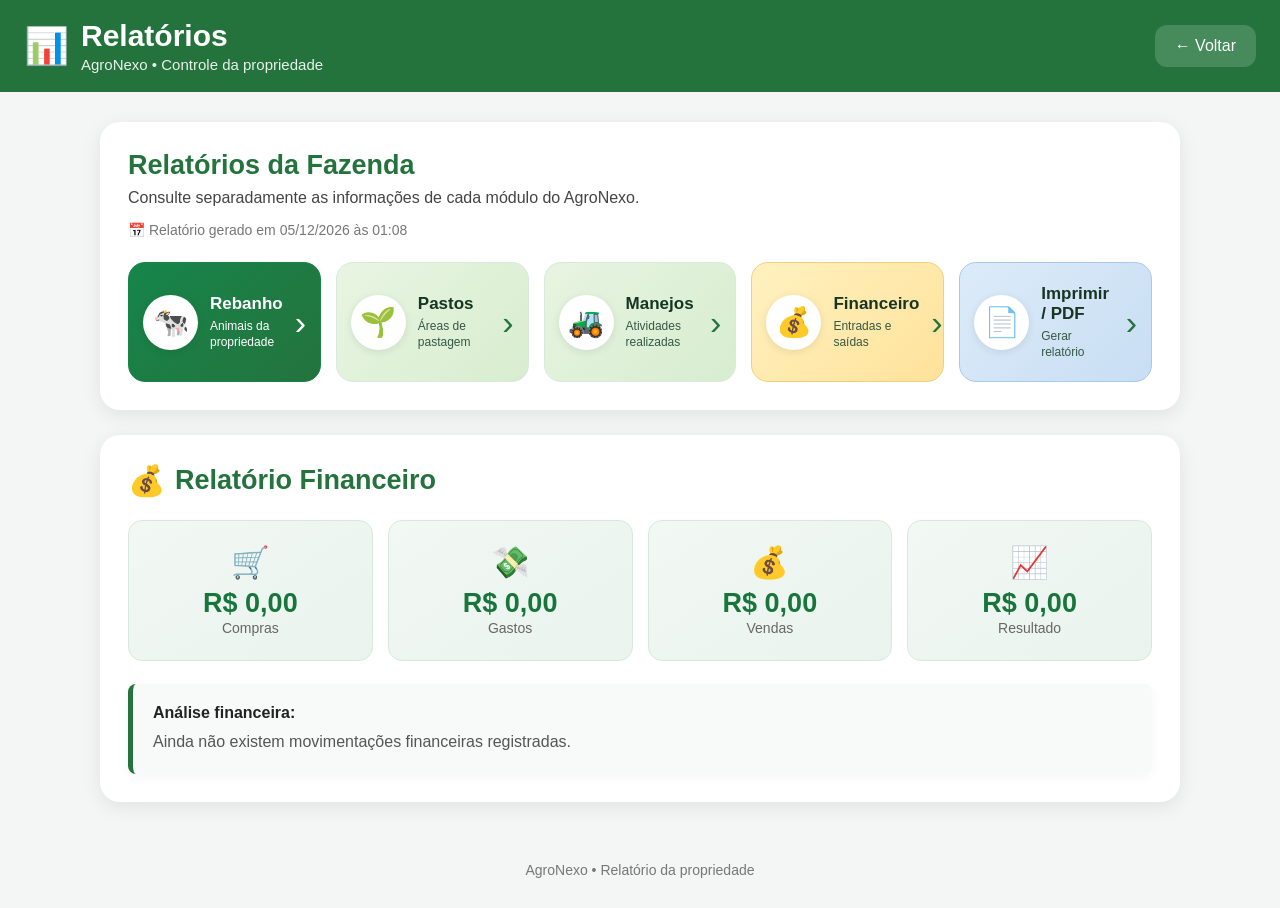
<file: relatorios.html>
<!DOCTYPE html>
<html lang="pt-BR">

<head>
    <meta charset="UTF-8">

    <meta name="viewport"
          content="width=device-width, initial-scale=1.0">

    <title>Relatórios - AgroNexo</title>

    <style>

        * {
            box-sizing: border-box;
        }


        body {
            margin: 0;

            font-family:
                Arial,
                Helvetica,
                sans-serif;

            background: #f3f6f4;

            color: #222;
        }


        /* =====================================================
           TOPO
           ===================================================== */

        .topo-relatorio {
            background: #24733d;

            color: white;

            min-height: 92px;

            padding: 18px 24px;

            display: flex;

            align-items: center;

            justify-content: space-between;
        }


        .titulo-topo {
            display: flex;

            align-items: center;

            gap: 12px;
        }


        .icone-topo {
            font-size: 36px;
        }


        .titulo-topo h1 {
            margin: 0;

            font-size: 30px;
        }


        .titulo-topo p {
            margin: 3px 0 0;

            font-size: 15px;

            opacity: 0.9;
        }


        .botao-voltar {
            border: none;

            background: rgba(255,255,255,0.16);

            color: white;

            padding: 12px 20px;

            border-radius: 12px;

            font-size: 16px;

            cursor: pointer;

            transition: 0.2s;
        }


        .botao-voltar:hover {
            background: rgba(255,255,255,0.28);

            transform: translateY(-2px);
        }


        /* =====================================================
           CONTAINER
           ===================================================== */

        .container-relatorios {
            width: 100%;

            max-width: 1120px;

            margin: 30px auto;

            padding: 0 20px;
        }


        /* =====================================================
           CARD PRINCIPAL
           ===================================================== */

        .card-principal {
            background: white;

            border-radius: 20px;

            padding: 28px;

            box-shadow:
                0 5px 20px rgba(0,0,0,0.08);
        }


        .card-principal h2 {
            margin: 0;

            color: #24733d;

            font-size: 27px;
        }


        .subtitulo {
            margin: 8px 0 15px;

            color: #444;

            font-size: 16px;
        }


        .data-relatorio {
            color: #777;

            font-size: 14px;

            margin-bottom: 24px;
        }


        /* =====================================================
           BOTÕES DOS RELATÓRIOS
           ===================================================== */

        .botoes-relatorios {
            display: grid;

            grid-template-columns:
                repeat(5, 1fr);

            gap: 15px;
        }


        .card-relatorio {
            position: relative;

            min-height: 120px;

            border: 1px solid #dbe8de;

            border-radius: 17px;

            padding: 17px 14px;

            display: flex;

            align-items: center;

            gap: 12px;

            text-align: left;

            cursor: pointer;

            transition:
                transform 0.2s ease,
                box-shadow 0.2s ease,
                border-color 0.2s ease;

            overflow: hidden;
        }


        .card-relatorio:hover {
            transform: translateY(-5px);

            box-shadow:
                0 10px 25px rgba(0,0,0,0.13);
        }


        .card-relatorio:active {
            transform: scale(0.97);
        }


        /* =====================================================
           ÍCONE
           ===================================================== */

        .icone-relatorio {
            width: 55px;

            height: 55px;

            min-width: 55px;

            border-radius: 50%;

            background: white;

            display: flex;

            align-items: center;

            justify-content: center;

            font-size: 29px;

            box-shadow:
                0 2px 8px rgba(0,0,0,0.09);
        }


        /* =====================================================
           TEXTO
           ===================================================== */

        .texto-relatorio {
            display: flex;

            flex-direction: column;

            gap: 5px;

            flex: 1;
        }


        .texto-relatorio strong {
            font-size: 17px;

            color: #173522;
        }


        .texto-relatorio small {
            font-size: 12px;

            color: #365844;

            line-height: 1.3;
        }


        /* =====================================================
           SETA
           ===================================================== */

        .seta-relatorio {
            font-size: 34px;

            line-height: 1;

            color: #24733d;

            transition:
                transform 0.2s ease;
        }


        .card-relatorio:hover .seta-relatorio {
            transform: translateX(5px);
        }


        /* =====================================================
           CORES DOS CARDS
           ===================================================== */

        .card-relatorio.rebanho {
            background:
                linear-gradient(
                    135deg,
                    #16854a,
                    #24733d
                );

            border-color: #16854a;
        }


        .card-relatorio.rebanho
        .texto-relatorio strong,

        .card-relatorio.rebanho
        .texto-relatorio small,

        .card-relatorio.rebanho
        .seta-relatorio {
            color: white;
        }


        .card-relatorio.pastos {
            background:
                linear-gradient(
                    135deg,
                    #e8f5e2,
                    #d8edcf
                );
        }


        .card-relatorio.manejos {
            background:
                linear-gradient(
                    135deg,
                    #e7f4e1,
                    #d7edcf
                );
        }


        .card-relatorio.financeiro {
            background:
                linear-gradient(
                    135deg,
                    #fff1bf,
                    #ffe29b
                );

            border-color: #efd17c;
        }


        .card-relatorio.pdf {
            background:
                linear-gradient(
                    135deg,
                    #dcebf9,
                    #c8def3
                );

            border-color: #a9c9e8;
        }


        /* =====================================================
           RELATÓRIO FINANCEIRO
           ===================================================== */

        .secao-relatorio {
            background: white;

            border-radius: 20px;

            padding: 28px;

            margin-top: 25px;

            box-shadow:
                0 5px 20px rgba(0,0,0,0.08);
        }


        .titulo-secao {
            display: flex;

            align-items: center;

            gap: 10px;

            margin-bottom: 22px;
        }


        .titulo-secao h2 {
            margin: 0;

            color: #24733d;

            font-size: 27px;
        }


        .titulo-secao span {
            font-size: 30px;
        }


        /* =====================================================
           INDICADORES
           ===================================================== */

        .indicadores-financeiros {
            display: grid;

            grid-template-columns:
                repeat(4, 1fr);

            gap: 15px;
        }


        .indicador-financeiro {
            background:
                linear-gradient(
                    145deg,
                    #f2f8f4,
                    #eaf3ed
                );

            border: 1px solid #d9e8de;

            border-radius: 14px;

            padding: 23px 15px;

            text-align: center;
        }


        .indicador-financeiro .icone {
            font-size: 31px;

            margin-bottom: 7px;
        }


        .indicador-financeiro strong {
            display: block;

            font-size: 27px;

            color: #18763c;
        }


        .indicador-financeiro span {
            color: #666;

            font-size: 14px;
        }


        /* =====================================================
           ANÁLISE
           ===================================================== */

        .analise-financeira {
            margin-top: 23px;

            padding: 20px;

            border-left:
                5px solid #24733d;

            border-radius: 8px;

            background: #f8faf9;

            box-shadow:
                0 3px 12px rgba(0,0,0,0.04);
        }


        .analise-financeira strong {
            display: block;

            margin-bottom: 8px;

            font-size: 16px;
        }


        .analise-financeira p {
            margin: 0;

            color: #555;

            line-height: 1.5;
        }


        /* =====================================================
           RELATÓRIO SELECIONADO
           ===================================================== */

        #areaRelatorio {
            display: none;

            margin-top: 25px;
        }


        .resultado-relatorio {
            background: white;

            border-radius: 20px;

            padding: 28px;

            box-shadow:
                0 5px 20px rgba(0,0,0,0.08);
        }


        .resultado-relatorio h2 {
            color: #24733d;

            margin-top: 0;
        }


        .tabela-relatorio {
            width: 100%;

            border-collapse: collapse;

            margin-top: 20px;
        }


        .tabela-relatorio th,
        .tabela-relatorio td {
            padding: 13px;

            border-bottom: 1px solid #e5e5e5;

            text-align: left;
        }


        .tabela-relatorio th {
            background: #eef6f0;

            color: #24733d;
        }


        .sem-registros {
            padding: 25px;

            text-align: center;

            color: #777;

            background: #f7f8f7;

            border-radius: 12px;
        }


        /* =====================================================
           RODAPÉ
           ===================================================== */

        footer {
            text-align: center;

            padding: 30px 15px;

            color: #777;

            font-size: 14px;
        }


        /* =====================================================
           RESPONSIVO
           ===================================================== */

        @media (max-width: 1000px) {

            .botoes-relatorios {
                grid-template-columns:
                    repeat(2, 1fr);
            }


            .indicadores-financeiros {
                grid-template-columns:
                    repeat(2, 1fr);
            }

        }


        @media (max-width: 600px) {

            .topo-relatorio {
                padding: 15px;

                min-height: 80px;
            }


            .titulo-topo h1 {
                font-size: 24px;
            }


            .icone-topo {
                font-size: 28px;
            }


            .botao-voltar {
                padding: 10px 13px;

                font-size: 14px;
            }


            .container-relatorios {
                margin-top: 15px;

                padding: 0 12px;
            }


            .card-principal,
            .secao-relatorio,
            .resultado-relatorio {
                padding: 20px;
            }


            .botoes-relatorios {
                grid-template-columns: 1fr;
            }


            .indicadores-financeiros {
                grid-template-columns: 1fr;
            }


            .card-relatorio {
                min-height: 95px;
            }

        }

    </style>
</head>


<body>


<!-- =====================================================
     TOPO
     ===================================================== -->

<header class="topo-relatorio">

    <div class="titulo-topo">

        <div class="icone-topo">
            📊
        </div>

        <div>

            <h1>
                Relatórios
            </h1>

            <p>
                AgroNexo • Controle da propriedade
            </p>

        </div>

    </div>


    <button
        class="botao-voltar"
        onclick="voltar()">

        ← Voltar

    </button>

</header>



<main class="container-relatorios">


    <!-- =================================================
         ESCOLHA DO RELATÓRIO
         ================================================= -->

    <section class="card-principal">

        <h2>
            Relatórios da Fazenda
        </h2>

        <p class="subtitulo">
            Consulte separadamente as informações de cada
            módulo do AgroNexo.
        </p>


        <div class="data-relatorio">

            📅 Relatório gerado em
            <span id="dataRelatorio"></span>

        </div>



        <!-- =================================================
             BOTÕES
             ================================================= -->

        <div class="botoes-relatorios">


            <!-- REBANHO -->

            <button
                class="card-relatorio rebanho"
                onclick="mostrarRelatorio('rebanho')">

                <span class="icone-relatorio">
                    🐄
                </span>

                <span class="texto-relatorio">

                    <strong>
                        Rebanho
                    </strong>

                    <small>
                        Animais da propriedade
                    </small>

                </span>

                <span class="seta-relatorio">
                    ›
                </span>

            </button>



            <!-- PASTOS -->

            <button
                class="card-relatorio pastos"
                onclick="mostrarRelatorio('pastos')">

                <span class="icone-relatorio">
                    🌱
                </span>

                <span class="texto-relatorio">

                    <strong>
                        Pastos
                    </strong>

                    <small>
                        Áreas de pastagem
                    </small>

                </span>

                <span class="seta-relatorio">
                    ›
                </span>

            </button>



            <!-- MANEJOS -->

            <button
                class="card-relatorio manejos"
                onclick="mostrarRelatorio('manejos')">

                <span class="icone-relatorio">
                    🚜
                </span>

                <span class="texto-relatorio">

                    <strong>
                        Manejos
                    </strong>

                    <small>
                        Atividades realizadas
                    </small>

                </span>

                <span class="seta-relatorio">
                    ›
                </span>

            </button>



            <!-- FINANCEIRO -->

            <button
                class="card-relatorio financeiro"
                onclick="mostrarRelatorio('financeiro')">

                <span class="icone-relatorio">
                    💰
                </span>

                <span class="texto-relatorio">

                    <strong>
                        Financeiro
                    </strong>

                    <small>
                        Entradas e saídas
                    </small>

                </span>

                <span class="seta-relatorio">
                    ›
                </span>

            </button>



            <!-- PDF -->

            <button
                class="card-relatorio pdf"
                onclick="imprimirRelatorio()">

                <span class="icone-relatorio">
                    📄
                </span>

                <span class="texto-relatorio">

                    <strong>
                        Imprimir / PDF
                    </strong>

                    <small>
                        Gerar relatório
                    </small>

                </span>

                <span class="seta-relatorio">
                    ›
                </span>

            </button>


        </div>

    </section>



    <!-- =================================================
         RELATÓRIO FINANCEIRO
         ================================================= -->

    <section class="secao-relatorio">

        <div class="titulo-secao">

            <span>
                💰
            </span>

            <h2>
                Relatório Financeiro
            </h2>

        </div>


        <div class="indicadores-financeiros">


            <div class="indicador-financeiro">

                <div class="icone">
                    🛒
                </div>

                <strong id="totalCompras">
                    R$ 0,00
                </strong>

                <span>
                    Compras
                </span>

            </div>



            <div class="indicador-financeiro">

                <div class="icone">
                    💸
                </div>

                <strong id="totalGastos">
                    R$ 0,00
                </strong>

                <span>
                    Gastos
                </span>

            </div>



            <div class="indicador-financeiro">

                <div class="icone">
                    💰
                </div>

                <strong id="totalVendas">
                    R$ 0,00
                </strong>

                <span>
                    Vendas
                </span>

            </div>



            <div class="indicador-financeiro">

                <div class="icone">
                    📈
                </div>

                <strong id="resultadoFinanceiro">
                    R$ 0,00
                </strong>

                <span>
                    Resultado
                </span>

            </div>


        </div>



        <div class="analise-financeira">

            <strong>
                Análise financeira:
            </strong>

            <p id="mensagemFinanceira">
                Ainda não existem movimentações financeiras
                registradas.
            </p>

        </div>

    </section>



    <!-- =================================================
         ÁREA DO RELATÓRIO ESCOLHIDO
         ================================================= -->

    <section id="areaRelatorio">

        <div
            id="resultadoRelatorio"
            class="resultado-relatorio">

        </div>

    </section>


</main>



<footer>

    AgroNexo • Relatório da propriedade

</footer>



<script>

/* =====================================================
   FUNÇÕES AUXILIARES
   ===================================================== */

function pegarLista(nome) {

    try {

        const dados =
            JSON.parse(
                localStorage.getItem(nome)
            );

        return Array.isArray(dados)
            ? dados
            : [];

    } catch (erro) {

        return [];

    }

}


/* =====================================================
   MOEDA
   ===================================================== */

function moeda(valor) {

    const numero =
        Number(valor) || 0;

    return numero.toLocaleString(
        "pt-BR",
        {
            style: "currency",
            currency: "BRL"
        }
    );

}


/* =====================================================
   DATA
   ===================================================== */

function mostrarData() {

    const agora =
        new Date();

    const data =
        agora.toLocaleDateString(
            "pt-BR"
        );

    const hora =
        agora.toLocaleTimeString(
            "pt-BR",
            {
                hour: "2-digit",
                minute: "2-digit"
            }
        );

    const elemento =
        document.getElementById(
            "dataRelatorio"
        );

    if (elemento) {

        elemento.textContent =
            data + " às " + hora;

    }

}


/* =====================================================
   VOLTAR
   ===================================================== */

function voltar() {

    window.location.href =
        "index.html";

}


/* =====================================================
   MOSTRAR RELATÓRIO
   ===================================================== */

function mostrarRelatorio(tipo) {

    const area =
        document.getElementById(
            "areaRelatorio"
        );

    const resultado =
        document.getElementById(
            "resultadoRelatorio"
        );


    if (!area || !resultado) {

        return;

    }


    area.style.display =
        "block";


    if (tipo === "rebanho") {

        gerarRelatorioRebanho(resultado);

    }


    if (tipo === "pastos") {

        gerarRelatorioPastos(resultado);

    }


    if (tipo === "manejos") {

        gerarRelatorioManejos(resultado);

    }


    if (tipo === "financeiro") {

        gerarRelatorioFinanceiro(resultado);

    }


    area.scrollIntoView({
        behavior: "smooth",
        block: "start"
    });

}


/* =====================================================
   RELATÓRIO DO REBANHO
   ===================================================== */

function gerarRelatorioRebanho(elemento) {

    const animais =
        pegarLista("animais");


    let html = `

        <h2>
            🐄 Relatório do Rebanho
        </h2>

        <p>
            Resumo dos animais cadastrados
            na propriedade.
        </p>

    `;


    if (animais.length === 0) {

        html += `

            <div class="sem-registros">

                Nenhum animal cadastrado
                no momento.

            </div>

        `;

        elemento.innerHTML =
            html;

        return;

    }


    html += `

        <p>
            <strong>
                Total de animais:
            </strong>

            ${animais.length}

        </p>

        <table class="tabela-relatorio">

            <thead>

                <tr>
                    <th>Animal</th>
                    <th>Identificação</th>
                    <th>Sexo</th>
                    <th>Data</th>
                </tr>

            </thead>

            <tbody>

    `;


    animais.forEach(function(animal) {

        const nome =
            animal.nome ||
            animal.brinco ||
            animal.identificacao ||
            "Animal";


        const identificacao =
            animal.brinco ||
            animal.identificacao ||
            animal.numero ||
            "-";


        const sexo =
            animal.sexo ||
            "-";


        const data =
            animal.dataCadastro ||
            "-";


        html += `

            <tr>

                <td>
                    ${nome}
                </td>

                <td>
                    ${identificacao}
                </td>

                <td>
                    ${sexo}
                </td>

                <td>
                    ${data}
                </td>

            </tr>

        `;

    });


    html += `

            </tbody>

        </table>

    `;


    elemento.innerHTML =
        html;

}


/* =====================================================
   RELATÓRIO DOS PASTOS
   ===================================================== */

function gerarRelatorioPastos(elemento) {

    const pastos =
        pegarLista("pastos");


    let html = `

        <h2>
            🌱 Relatório dos Pastos
        </h2>

        <p>
            Resumo das áreas de pastagem
            cadastradas.
        </p>

    `;


    if (pastos.length === 0) {

        html += `

            <div class="sem-registros">

                Nenhum pasto cadastrado
                no momento.

            </div>

        `;

        elemento.innerHTML =
            html;

        return;

    }


    html += `

        <p>
            <strong>
                Total de pastos:
            </strong>

            ${pastos.length}

        </p>

        <table class="tabela-relatorio">

            <thead>

                <tr>
                    <th>Nome</th>
                    <th>Área</th>
                    <th>Tipo</th>
                </tr>

            </thead>

            <tbody>

    `;


    pastos.forEach(function(pasto) {

        const nome =
            pasto.nome ||
            pasto.nomePasto ||
            "Pasto";


        const area =
            pasto.area ||
            pasto.tamanho ||
            "-";


        const tipo =
            pasto.tipo ||
            "-";


        html += `

            <tr>

                <td>
                    ${nome}
                </td>

                <td>
                    ${area}
                </td>

                <td>
                    ${tipo}
                </td>

            </tr>

        `;

    });


    html += `

            </tbody>

        </table>

    `;


    elemento.innerHTML =
        html;

}


/* =====================================================
   RELATÓRIO DOS MANEJOS
   ===================================================== */

function gerarRelatorioManejos(elemento) {

    const manejos =
        pegarLista("manejos");


    let html = `

        <h2>
            🚜 Relatório dos Manejos
        </h2>

        <p>
            Histórico das atividades
            realizadas na propriedade.
        </p>

    `;


    if (manejos.length === 0) {

        html += `

            <div class="sem-registros">

                Nenhum manejo registrado
                no momento.

            </div>

        `;

        elemento.innerHTML =
            html;

        return;

    }


    html += `

        <p>
            <strong>
                Total de manejos:
            </strong>

            ${manejos.length}

        </p>

        <table class="tabela-relatorio">

            <thead>

                <tr>
                    <th>Tipo</th>
                    <th>Animal</th>
                    <th>Data</th>
                    <th>Descrição</th>
                </tr>

            </thead>

            <tbody>

    `;


    manejos.forEach(function(manejo) {

        const tipo =
            manejo.tipo ||
            manejo.tipoManejo ||
            "-";


        const animal =
            manejo.animal ||
            manejo.animalId ||
            "-";


        const data =
            manejo.data ||
            "-";


        const descricao =
            manejo.descricao ||
            "-";


        html += `

            <tr>

                <td>
                    ${tipo}
                </td>

                <td>
                    ${animal}
                </td>

                <td>
                    ${data}
                </td>

                <td>
                    ${descricao}
                </td>

            </tr>

        `;

    });


    html += `

            </tbody>

        </table>

    `;


    elemento.innerHTML =
        html;

}


/* =====================================================
   RELATÓRIO FINANCEIRO
   ===================================================== */

function gerarRelatorioFinanceiro(elemento) {

    const compras =
        Number(
            localStorage.getItem(
                "totalCompras"
            )
        ) || 0;


    const gastos =
        Number(
            localStorage.getItem(
                "totalGastos"
            )
        ) || 0;


    const vendas =
        Number(
            localStorage.getItem(
                "totalVendas"
            )
        ) || 0;


    const resultado =
        vendas -
        compras -
        gastos;


    elemento.innerHTML = `

        <h2>
            💰 Relatório Financeiro
        </h2>

        <p>
            Resumo financeiro da propriedade.
        </p>


        <table class="tabela-relatorio">

            <thead>

                <tr>
                    <th>Categoria</th>
                    <th>Valor</th>
                </tr>

            </thead>

            <tbody>

                <tr>
                    <td>
                        Compras de gado
                    </td>

                    <td>
                        ${moeda(compras)}
                    </td>
                </tr>


                <tr>
                    <td>
                        Gastos de manutenção
                    </td>

                    <td>
                        ${moeda(gastos)}
                    </td>
                </tr>


                <tr>
                    <td>
                        Vendas de gado
                    </td>

                    <td>
                        ${moeda(vendas)}
                    </td>
                </tr>


                <tr>
                    <td>
                        <strong>
                            Resultado
                        </strong>
                    </td>

                    <td>
                        <strong>
                            ${moeda(resultado)}
                        </strong>
                    </td>
                </tr>

            </tbody>

        </table>

    `;

}


/* =====================================================
   ATUALIZAR FINANCEIRO
   ===================================================== */

function atualizarFinanceiro() {

    const compras =
        Number(
            localStorage.getItem(
                "totalCompras"
            )
        ) || 0;


    const gastos =
        Number(
            localStorage.getItem(
                "totalGastos"
            )
        ) || 0;


    const vendas =
        Number(
            localStorage.getItem(
                "totalVendas"
            )
        ) || 0;


    const resultado =
        vendas -
        compras -
        gastos;


    document.getElementById(
        "totalCompras"
    ).textContent =
        moeda(compras);


    document.getElementById(
        "totalGastos"
    ).textContent =
        moeda(gastos);


    document.getElementById(
        "totalVendas"
    ).textContent =
        moeda(vendas);


    document.getElementById(
        "resultadoFinanceiro"
    ).textContent =
        moeda(resultado);


    const mensagem =
        document.getElementById(
            "mensagemFinanceira"
        );


    if (
        compras === 0 &&
        gastos === 0 &&
        vendas === 0
    ) {

        mensagem.textContent =
            "Ainda não existem movimentações financeiras registradas.";

    }

    else if (resultado > 0) {

        mensagem.textContent =
            "A propriedade apresenta resultado positivo de "
            + moeda(resultado)
            + ".";

    }

    else if (resultado < 0) {

        mensagem.textContent =
            "A propriedade apresenta resultado negativo de "
            + moeda(Math.abs(resultado))
            + ".";

    }

    else {

        mensagem.textContent =
            "As entradas e saídas estão equilibradas.";

    }

}


/* =====================================================
   IMPRIMIR / PDF
   ===================================================== */

function imprimirRelatorio() {

    window.print();

}


/* =====================================================
   INICIALIZAÇÃO
   ===================================================== */

document.addEventListener(
    "DOMContentLoaded",
    function() {

        mostrarData();

        atualizarFinanceiro();

    }
);

</script>


<!-- =====================================================
     ESTILO DE IMPRESSÃO
     ===================================================== -->

<style>

@media print {

    .botao-voltar,
    .botoes-relatorios {
        display: none !important;
    }


    body {
        background: white;
    }


    .topo-relatorio {
        background: #24733d !important;

        -webkit-print-color-adjust: exact;
        print-color-adjust: exact;
    }


    .container-relatorios {
        max-width: none;

        margin: 15px;
    }


    .card-principal,
    .secao-relatorio,
    .resultado-relatorio {
        box-shadow: none;

        border: 1px solid #ddd;
    }


    #areaRelatorio {
        display: block !important;
    }

}

</style>


</body>
</html>
</file>
<file: style.css>
/* ========================================
   CONFIGURAÇÕES GERAIS
======================================== */

* {
    box-sizing: border-box;
}


body {

    margin: 0;

    font-family:
        Arial,
        Helvetica,
        sans-serif;

    background: #f3f6f3;

    color: #222;

}


/* ========================================
   TOPO
======================================== */

.topo {

    position: relative;

    background: #24733d;

    color: white;

    padding: 22px 80px 22px 25px;

    min-height: 100px;

}


.topo h1 {

    margin: 0;

    font-size: 30px;

}


.topo p {

    margin: 5px 0 0;

    font-size: 16px;

    opacity: 0.9;

}


/* ========================================
   BOTÃO DO MENU
======================================== */

.botao-menu {

    position: absolute;

    right: 20px;

    top: 22px;

    width: 55px;

    height: 55px;

    border: none;

    border-radius: 15px;

    background: rgba(255,255,255,0.18);

    color: white;

    font-size: 30px;

    cursor: pointer;

    display: flex;

    align-items: center;

    justify-content: center;

    z-index: 1000;

}


.botao-menu:hover {

    background: rgba(255,255,255,0.28);

}


.botao-menu:active {

    transform: scale(0.94);

}


/* ========================================
   MENU - FUNDO
======================================== */

.fundo-menu {

    position: fixed;

    top: 0;
    left: 0;
    right: 0;
    bottom: 0;

    background: rgba(0,0,0,0.45);

    z-index: 998;

    opacity: 0;

    visibility: hidden;

    transition:
        opacity 0.3s ease,
        visibility 0.3s ease;

}


.fundo-menu.aberto {

    opacity: 1;

    visibility: visible;

}


/* ========================================
   MENU LATERAL
======================================== */

.menu-lateral {

    position: fixed;

    top: 0;

    right: 0;

    width: 310px;

    max-width: 85vw;

    height: 100vh;

    background: white;

    z-index: 999;

    transform: translateX(100%);

    transition:
        transform 0.3s ease;

    box-shadow:
        -8px 0 30px rgba(0,0,0,0.20);

    display: flex;

    flex-direction: column;

}


.menu-lateral.aberto {

    transform: translateX(0);

}


/* ========================================
   CABEÇALHO DO MENU
======================================== */

.menu-cabecalho {

    background: #24733d;

    color: white;

    padding: 25px 20px;

    display: flex;

    align-items: center;

    justify-content: space-between;

}


.menu-cabecalho h2 {

    margin: 0;

    font-size: 25px;

}


.menu-cabecalho p {

    margin: 5px 0 0;

    font-size: 15px;

}


.fechar-menu {

    width: 45px;

    height: 45px;

    border: none;

    background: transparent;

    color: white;

    font-size: 38px;

    cursor: pointer;

    line-height: 1;

}


/* ========================================
   OPÇÕES DO MENU
======================================== */

.opcoes-menu {

    padding: 15px;

    display: flex;

    flex-direction: column;

    gap: 5px;

    overflow-y: auto;

}


.opcoes-menu button {

    width: 100%;

    border: none;

    background: transparent;

    padding: 15px;

    border-radius: 12px;

    font-size: 17px;

    text-align: left;

    cursor: pointer;

    display: flex;

    align-items: center;

    gap: 15px;

    color: #222;

}


.opcoes-menu button:hover {

    background: #eef7f0;

}


.opcoes-menu button:active {

    background: #dceee0;

    transform: scale(0.98);

}


.opcoes-menu button span {

    flex: 1;

}


/* ========================================
   RODAPÉ DO MENU
======================================== */

.menu-rodape {

    margin-top: auto;

    padding: 15px;

    border-top: 1px solid #ddd;

}


.menu-rodape button {

    width: 100%;

    border: none;

    background: transparent;

    padding: 15px;

    border-radius: 12px;

    font-size: 17px;

    text-align: left;

    cursor: pointer;

    display: flex;

    align-items: center;

    gap: 15px;

}


.menu-rodape button:hover {

    background: #f5eeee;

}


/* ========================================
   CONTEÚDO
======================================== */

.dashboard {

    width: 100%;

    max-width: 1100px;

    margin: auto;

    padding: 25px 20px 40px;

}


/* ========================================
   FOTO
======================================== */

.foto-capa {

    position: relative;

    width: 100%;

    height: 280px;

    border-radius: 20px;

    overflow: hidden;

    background: #2f7544;

    box-shadow:
        0 5px 20px rgba(0,0,0,0.10);

}


.foto-capa img {

    width: 100%;

    height: 100%;

    object-fit: cover;

}


.foto-capa::after {

    content: "";

    position: absolute;

    inset: 0;

    background:
        linear-gradient(
            transparent,
            rgba(0,0,0,0.65)
        );

}


.foto-texto {

    position: absolute;

    left: 25px;

    bottom: 25px;

    color: white;

    z-index: 2;

}


.foto-texto h2 {

    margin: 0 0 5px;

    font-size: 32px;

}


.foto-texto p {

    margin: 0;

    font-size: 16px;

}


/* ========================================
   RESUMO
======================================== */

.resumo {

    display: grid;

    grid-template-columns:
        repeat(3, 1fr);

    gap: 18px;

    margin-top: 25px;

}


.card-resumo {

    background: white;

    border-radius: 18px;

    padding: 25px 15px;

    text-align: center;

    box-shadow:
        0 4px 15px rgba(0,0,0,0.08);

}


.card-resumo .icone {

    font-size: 35px;

    margin-bottom: 8px;

}


.card-resumo h2 {

    margin: 0;

    font-size: 32px;

    color: #24733d;

}


.card-resumo p {

    margin: 5px 0 0;

    color: #666;

    font-size: 16px;

}


/* ========================================
   EXPLICAÇÃO
======================================== */

.explicacao {

    background: white;

    margin-top: 25px;

    padding: 25px;

    border-radius: 18px;

    box-shadow:
        0 4px 15px rgba(0,0,0,0.06);

}


.explicacao h2 {

    margin-top: 0;

    color: #24733d;

}


.explicacao p {

    color: #555;

    line-height: 1.6;

}


/* ========================================
   RODAPÉ
======================================== */

footer {

    text-align: center;

    padding: 25px 15px;

    color: #777;

    font-size: 14px;

}


/* ========================================
   CELULAR
======================================== */

@media (max-width: 700px) {

    .topo {

        padding-left: 20px;

    }


    .topo h1 {

        font-size: 25px;

    }


    .dashboard {

        padding:
            15px
            12px
            30px;

    }


    .foto-capa {

        height: 220px;

    }


    .foto-texto h2 {

        font-size: 26px;

    }


    .resumo {

        grid-template-columns: 1fr;

        gap: 12px;

    }


    .card-resumo {

        padding: 20px;

    }


    .menu-lateral {

        width: 290px;

    }

}/* ========================================
   CARDS DOS ANIMAIS
======================================== */

#listaAnimais {

    display: flex;

    flex-direction: column;

    gap: 15px;

    margin-top: 20px;

}


.card-animal {

    background: white;

    padding: 20px;

    border-radius: 18px;

    box-shadow:
        0 4px 15px rgba(0,0,0,0.08);

}


.card-animal h2 {

    margin-top: 0;

    color: #24733d;

}


.card-animal p {

    margin: 8px 0;

    color: #555;

}


.acoes-animal {

    display: flex;

    gap: 10px;

    margin-top: 20px;

}


.acoes-animal button {

    border: none;

    padding: 10px 15px;

    border-radius: 10px;

    cursor: pointer;

    font-size: 15px;

}


.botao-principal {

    width: 100%;

    margin-top: 20px;

    padding: 16px;

    border: none;

    border-radius: 12px;

    background: #24733d;

    color: white;

    font-size: 17px;

    cursor: pointer;

}/* =================================
   FINANCEIRO AGRO NEXO
================================= */

.financeiro-container {

    max-width: 1100px;

    margin: 30px auto;

    padding: 0 20px;

}


/* INDICADORES */

.indicadores {

    display: grid;

    grid-template-columns:
        repeat(5, 1fr);

    gap: 15px;

    margin-bottom: 25px;

}


.indicador {

    background: white;

    padding: 20px;

    border-radius: 16px;

    box-shadow:
        0 3px 12px rgba(0,0,0,0.08);

}


.indicador span {

    font-size: 28px;

}


.indicador strong {

    display: block;

    font-size: 22px;

    margin-top: 8px;

}


.indicador p {

    margin: 5px 0 0;

    color: #666;

}


.indicador.destaque {

    background: #e9f7ed;

}


/* CARDS */

.financeiro-card {

    background: white;

    border-radius: 18px;

    padding: 25px;

    margin-bottom: 25px;

    box-shadow:
        0 4px 15px rgba(0,0,0,0.08);

}


.titulo-secao {

    display: flex;

    align-items: center;

    gap: 15px;

    margin-bottom: 25px;

}


.titulo-icone {

    width: 55px;

    height: 55px;

    border-radius: 14px;

    display: flex;

    align-items: center;

    justify-content: center;

    font-size: 28px;

    background: #e9f7ed;

}


.titulo-secao h2 {

    margin: 0;

}


.titulo-secao p {

    margin: 5px 0;

    color: #666;

}


/* FORMULÁRIO */

.form-grid {

    display: grid;

    grid-template-columns:
        repeat(2, 1fr);

    gap: 18px;

}


.campo {

    display: flex;

    flex-direction: column;

    gap: 7px;

}


.campo label {

    font-weight: bold;

}


.campo input,
.campo select {

    padding: 12px;

    border: 1px solid #ccc;

    border-radius: 10px;

    font-size: 15px;

    background: white;

}


.campo input:focus,
.campo select:focus {

    outline: none;

    border-color: #26743d;

}


/* TOTAL */

.resultado-previo {

    display: flex;

    justify-content: space-between;

    align-items: center;

    margin: 20px 0;

    padding: 18px;

    background: #f4f8f5;

    border-radius: 12px;

}


.resultado-previo strong {

    font-size: 22px;

}


/* BOTÃO */

.botao-principal {

    width: 100%;

    border: none;

    padding: 14px;

    border-radius: 10px;

    background: #287840;

    color: white;

    font-size: 16px;

    font-weight: bold;

    cursor: pointer;

}


.botao-principal:hover {

    background: #1e6032;

}


/* SIMULAÇÃO */

.simulacao {

    margin-top: 25px;

    padding: 20px;

    border-radius: 15px;

    background: #f5f8f6;

}


.simulacao h3 {

    margin-top: 0;

}


.resultado-grid {

    display: grid;

    grid-template-columns:
        repeat(4, 1fr);

    gap: 12px;

}


.resultado-grid div {

    background: white;

    padding: 15px;

    border-radius: 10px;

}


.resultado-grid span {

    display: block;

    color: #666;

    font-size: 13px;

}


.resultado-grid strong {

    display: block;

    font-size: 18px;

    margin-top: 5px;

}


.mensagem-resultado {

    margin-top: 15px;

    padding: 14px;

    border-radius: 10px;

    background: white;

    font-weight: bold;

}


/* HISTÓRICO */

.movimento {

    display: flex;

    align-items: center;

    gap: 15px;

    padding: 15px;

    border-bottom: 1px solid #eee;

}


.movimento:last-child {

    border-bottom: none;

}


.movimento-icone {

    font-size: 25px;

}


.movimento-info {

    flex: 1;

}


.movimento-info strong {

    display: block;

}


.movimento-info small {

    color: #777;

}


.historico-vazio {

    text-align: center;

    padding: 30px;

    color: #777;

}


/* VOLTAR */

.botao-voltar {

    border: none;

    background: transparent;

    color: white;

    font-size: 16px;

    cursor: pointer;

}


/* CELULAR */

@media (max-width: 800px) {

    .indicadores {

        grid-template-columns:
            repeat(2, 1fr);

    }


    .form-grid {

        grid-template-columns: 1fr;

    }


    .resultado-grid {

        grid-template-columns:
            repeat(2, 1fr);

    }

}


@media (max-width: 500px) {

    .indicadores {

        grid-template-columns: 1fr;

    }


    .resultado-grid {

        grid-template-columns: 1fr;

    }

}/* =====================================================
   BOTÕES DOS RELATÓRIOS
   ===================================================== */

.botoes-relatorios {
    display: grid;

    grid-template-columns:
        repeat(5, 1fr);

    gap: 15px;

    margin-top: 25px;
}


/* CARD */

.card-relatorio {
    position: relative;

    min-height: 105px;

    border: 1px solid #dbe8de;

    border-radius: 16px;

    padding: 16px 14px;

    display: flex;

    align-items: center;

    gap: 12px;

    text-align: left;

    cursor: pointer;

    transition:
        transform 0.2s ease,
        box-shadow 0.2s ease,
        border-color 0.2s ease;

    overflow: hidden;
}


/* HOVER */

.card-relatorio:hover {
    transform: translateY(-4px);

    box-shadow:
        0 8px 22px rgba(0,0,0,0.12);

    border-color: #24733d;
}


/* CLIQUE */

.card-relatorio:active {
    transform: scale(0.97);
}


/* ÍCONE */

.icone-relatorio {
    width: 52px;

    height: 52px;

    min-width: 52px;

    border-radius: 50%;

    background: white;

    display: flex;

    align-items: center;

    justify-content: center;

    font-size: 27px;

    box-shadow:
        0 2px 8px rgba(0,0,0,0.08);
}


/* TEXTO */

.texto-relatorio {
    display: flex;

    flex-direction: column;

    gap: 5px;

    flex: 1;
}


.texto-relatorio strong {
    font-size: 17px;

    color: #173522;
}


.texto-relatorio small {
    font-size: 13px;

    color: #365844;

    line-height: 1.3;
}


/* SETA */

.seta-relatorio {
    font-size: 32px;

    line-height: 1;

    color: #24733d;

    margin-left: auto;

    transition:
        transform 0.2s ease;
}


.card-relatorio:hover .seta-relatorio {
    transform: translateX(4px);
}


/* =====================================================
   CORES DOS CARDS
   ===================================================== */

.card-relatorio.rebanho {
    background:
        linear-gradient(
            135deg,
            #16854a,
            #24733d
        );

    border-color: #16854a;
}

.card-relatorio.rebanho
.texto-relatorio strong,

.card-relatorio.rebanho
.texto-relatorio small,

.card-relatorio.rebanho
.seta-relatorio {
    color: white;
}


.card-relatorio.pastos {
    background:
        linear-gradient(
            135deg,
            #e5f4df,
            #d7edcf
        );
}


.card-relatorio.manejos {
    background:
        linear-gradient(
            135deg,
            #e5f4df,
            #d7edcf
        );
}


.card-relatorio.financeiro {
    background:
        linear-gradient(
            135deg,
            #fff0bd,
            #ffe3a0
        );

    border-color: #efd17c;
}


.card-relatorio.pdf {
    background:
        linear-gradient(
            135deg,
            #dbeaf9,
            #c8def3
        );

    border-color: #a9c9e8;
}


/* =====================================================
   RESPONSIVO
   ===================================================== */

@media (max-width: 1000px) {

    .botoes-relatorios {
        grid-template-columns:
            repeat(2, 1fr);
    }

}


@media (max-width: 600px) {

    .botoes-relatorios {
        grid-template-columns: 1fr;
    }


    .card-relatorio {
        min-height: 90px;
    }


    .icone-relatorio {
        width: 48px;

        height: 48px;

        min-width: 48px;
    }

}
</file>
